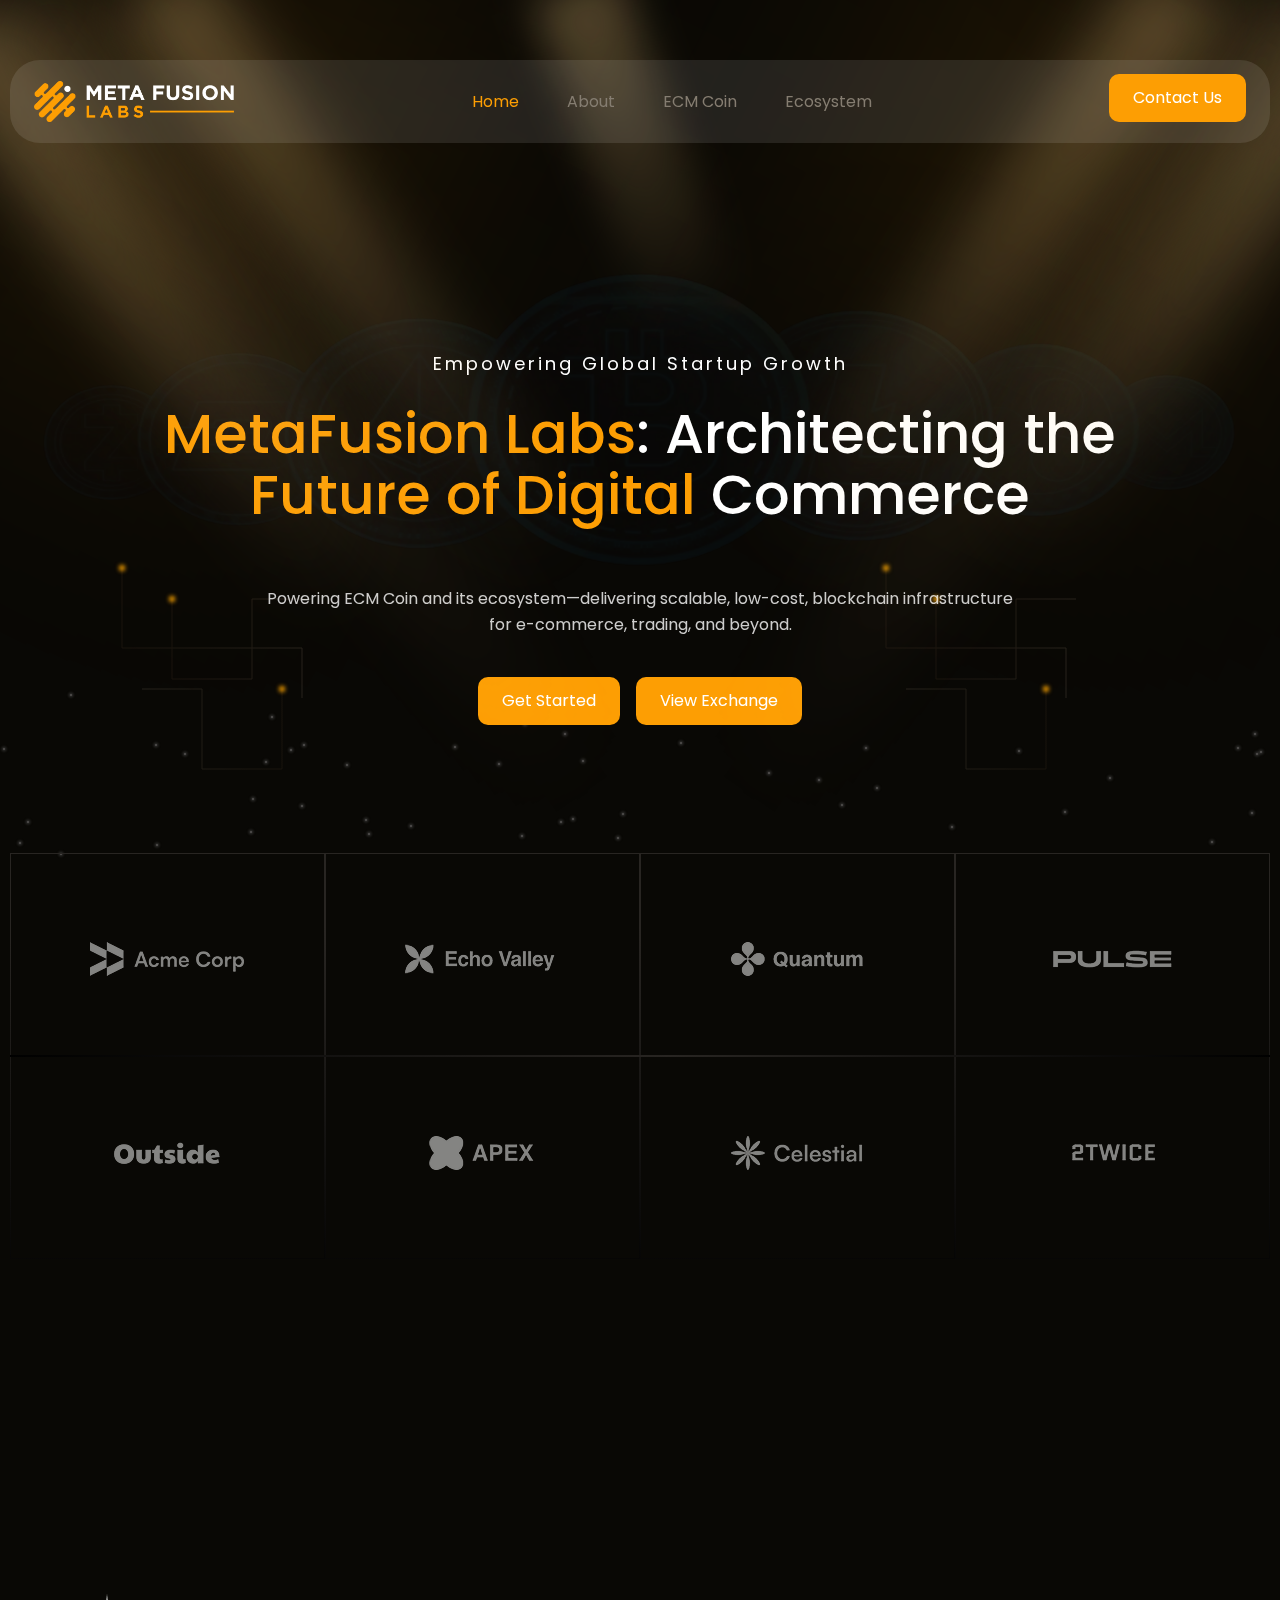
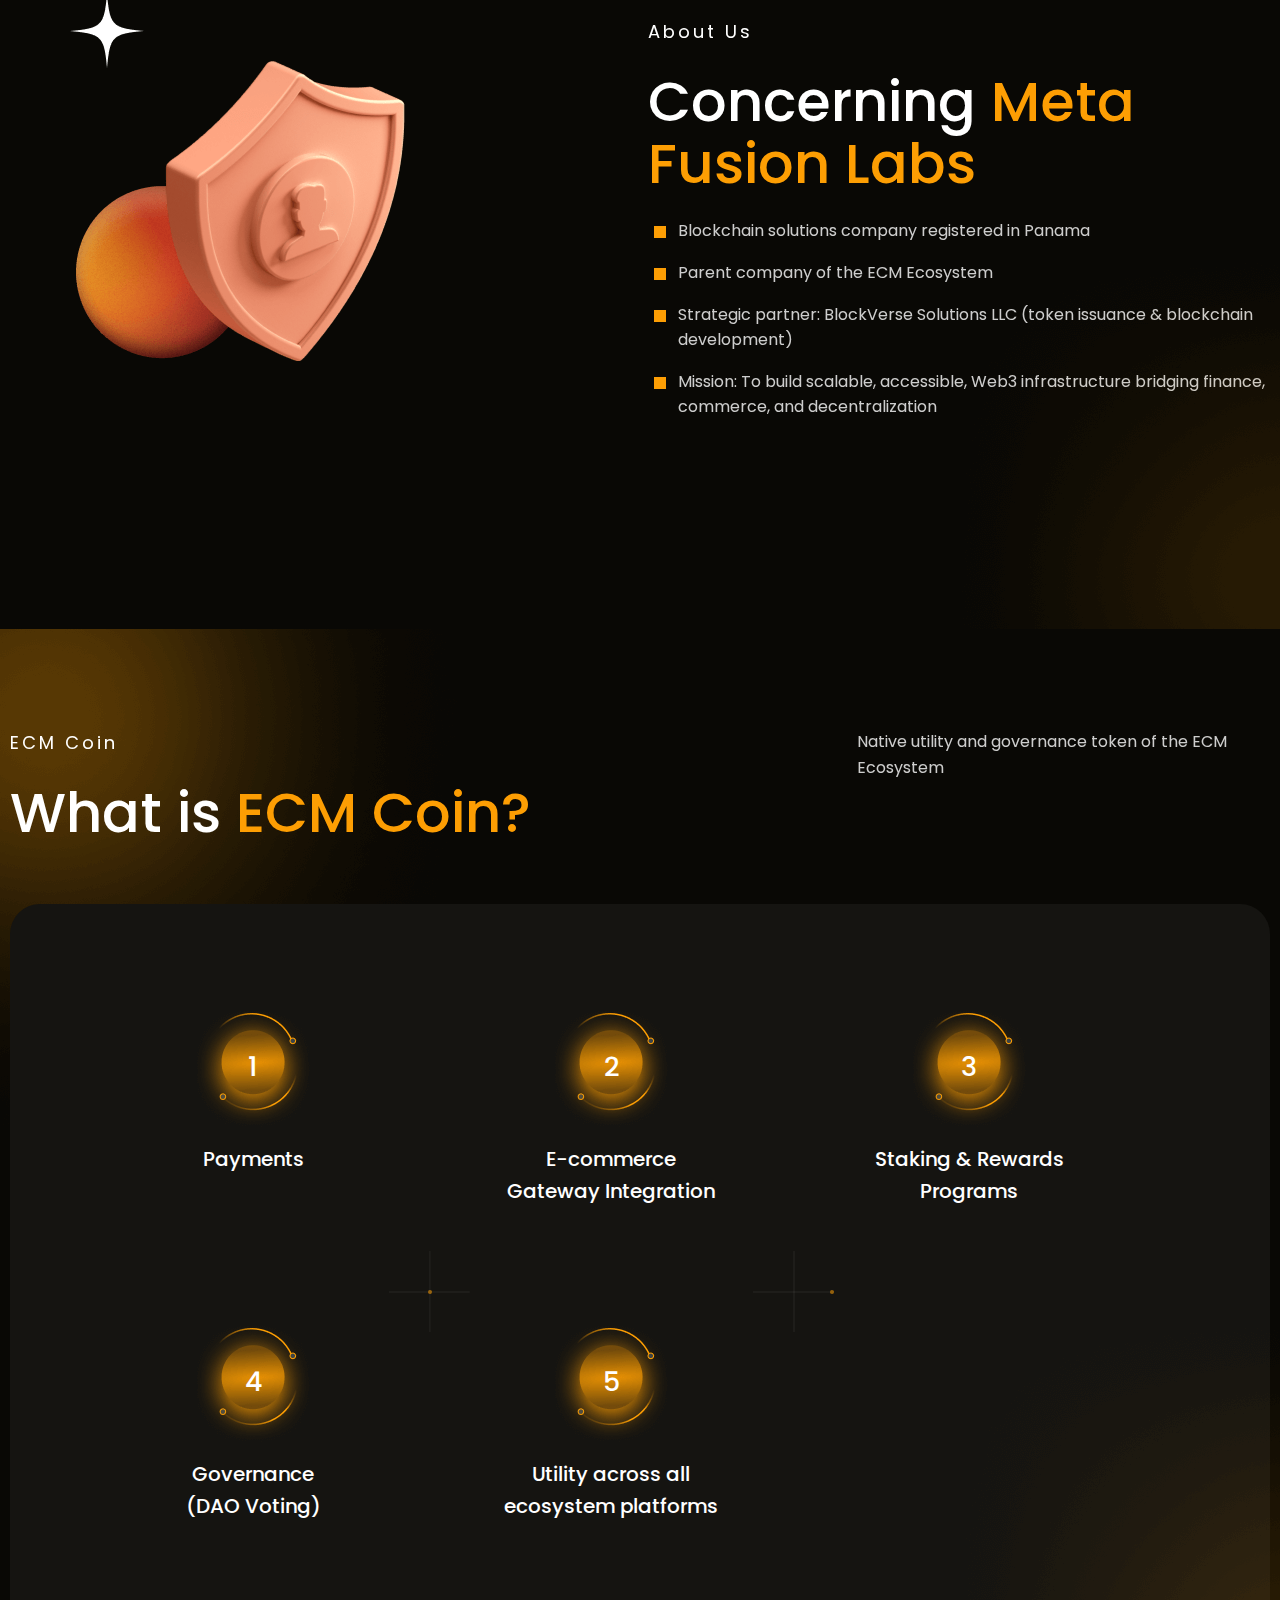
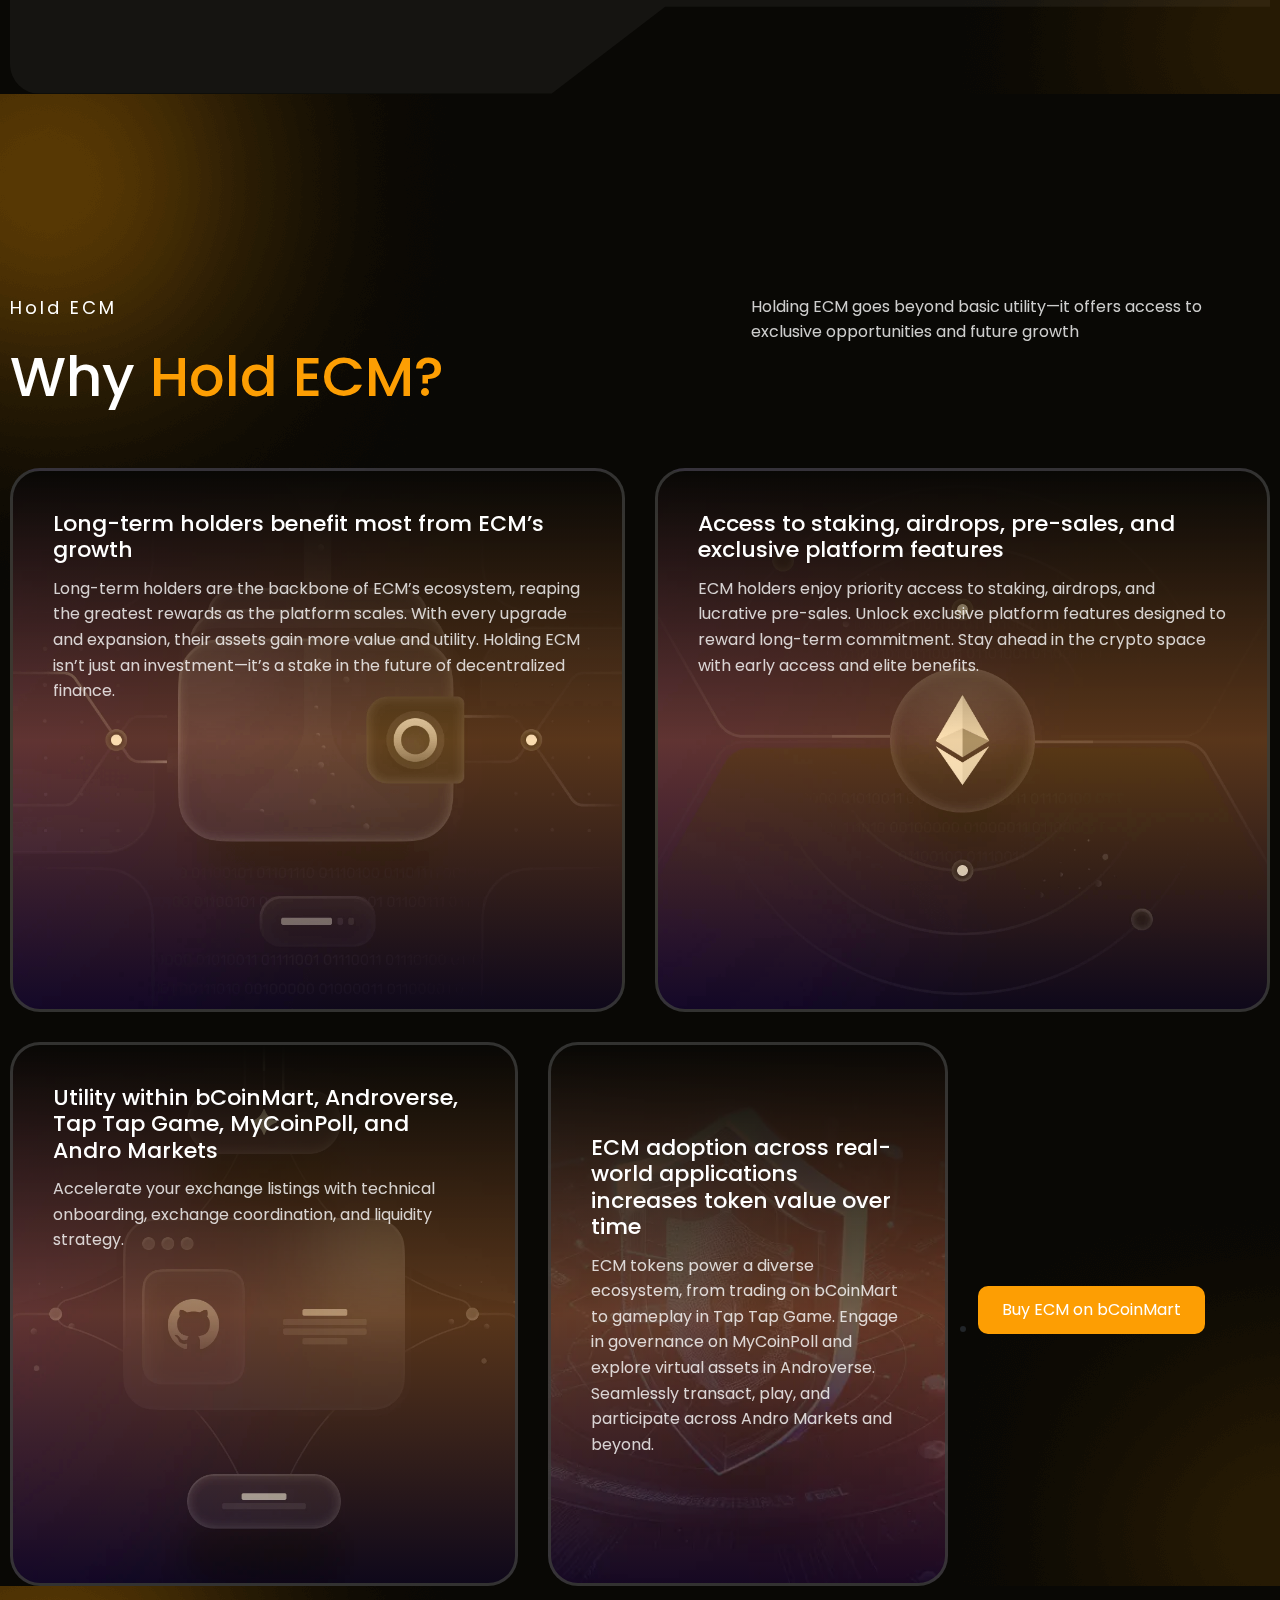
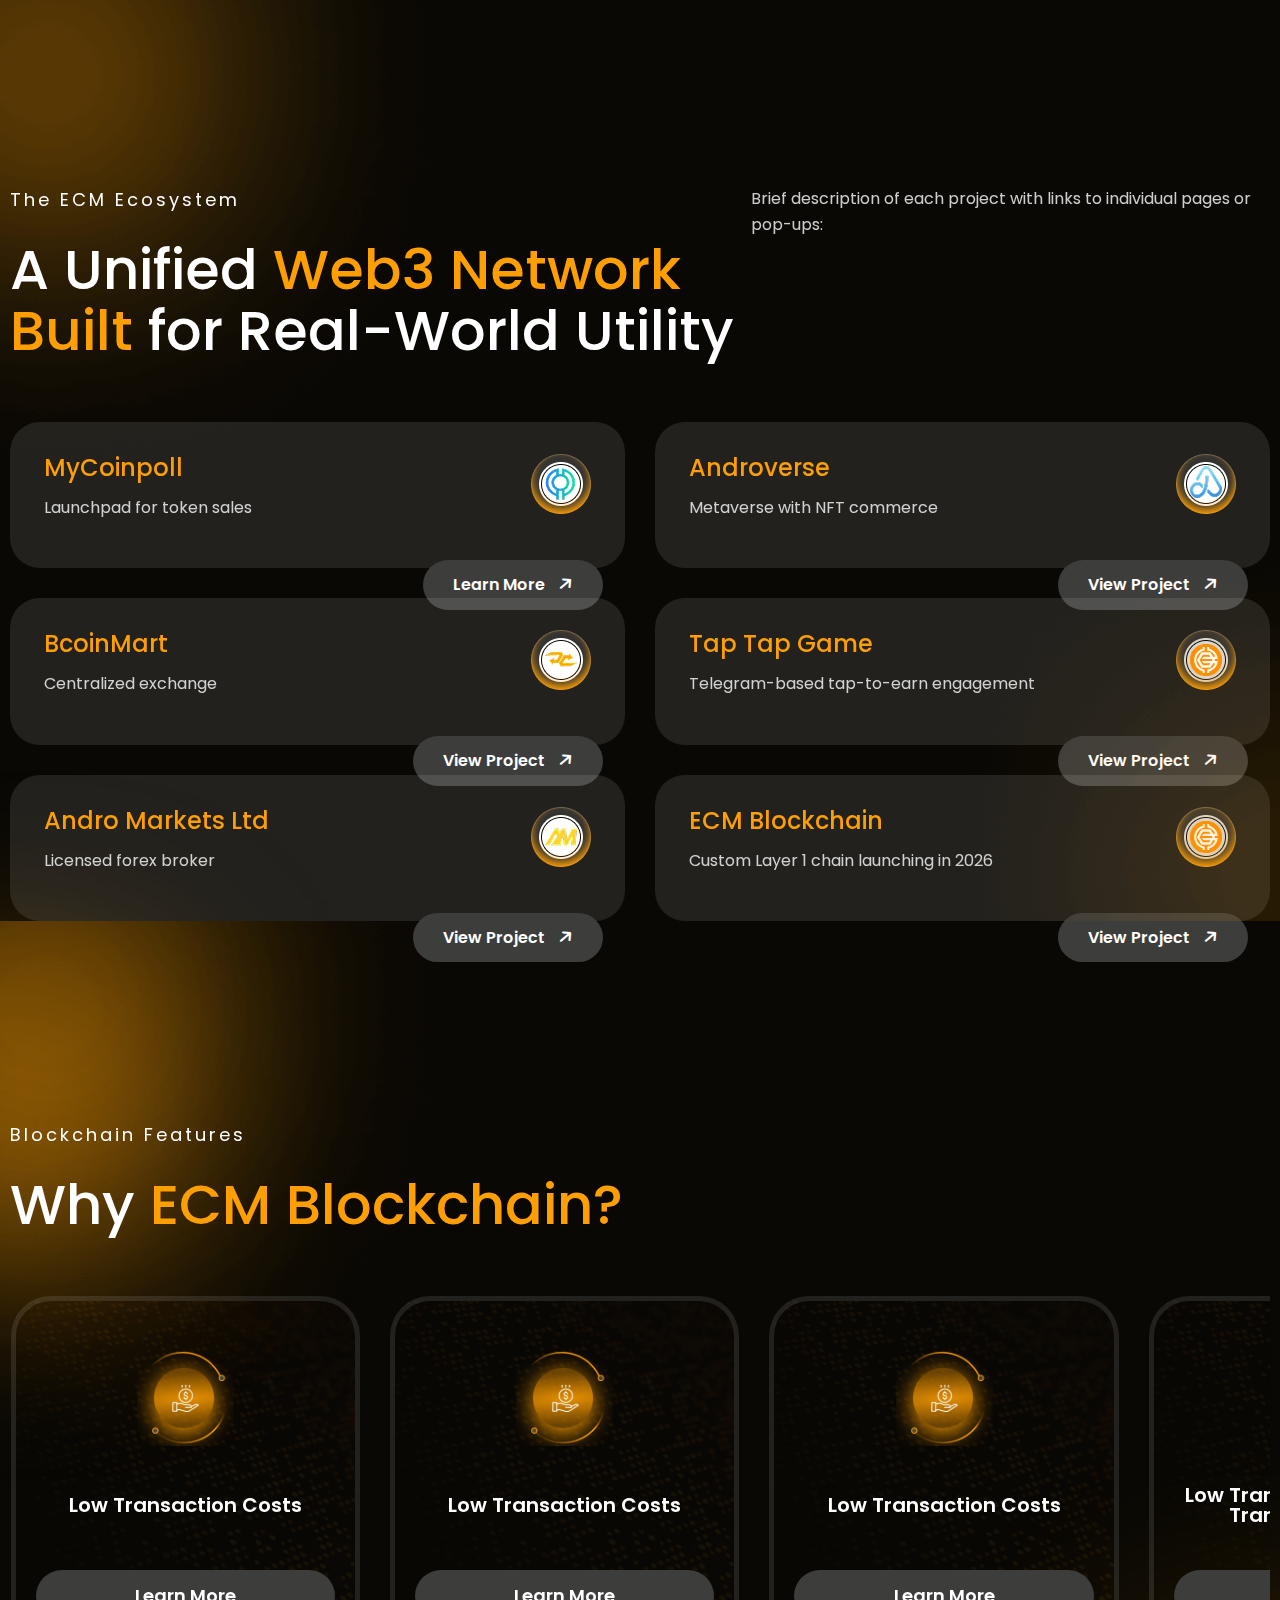
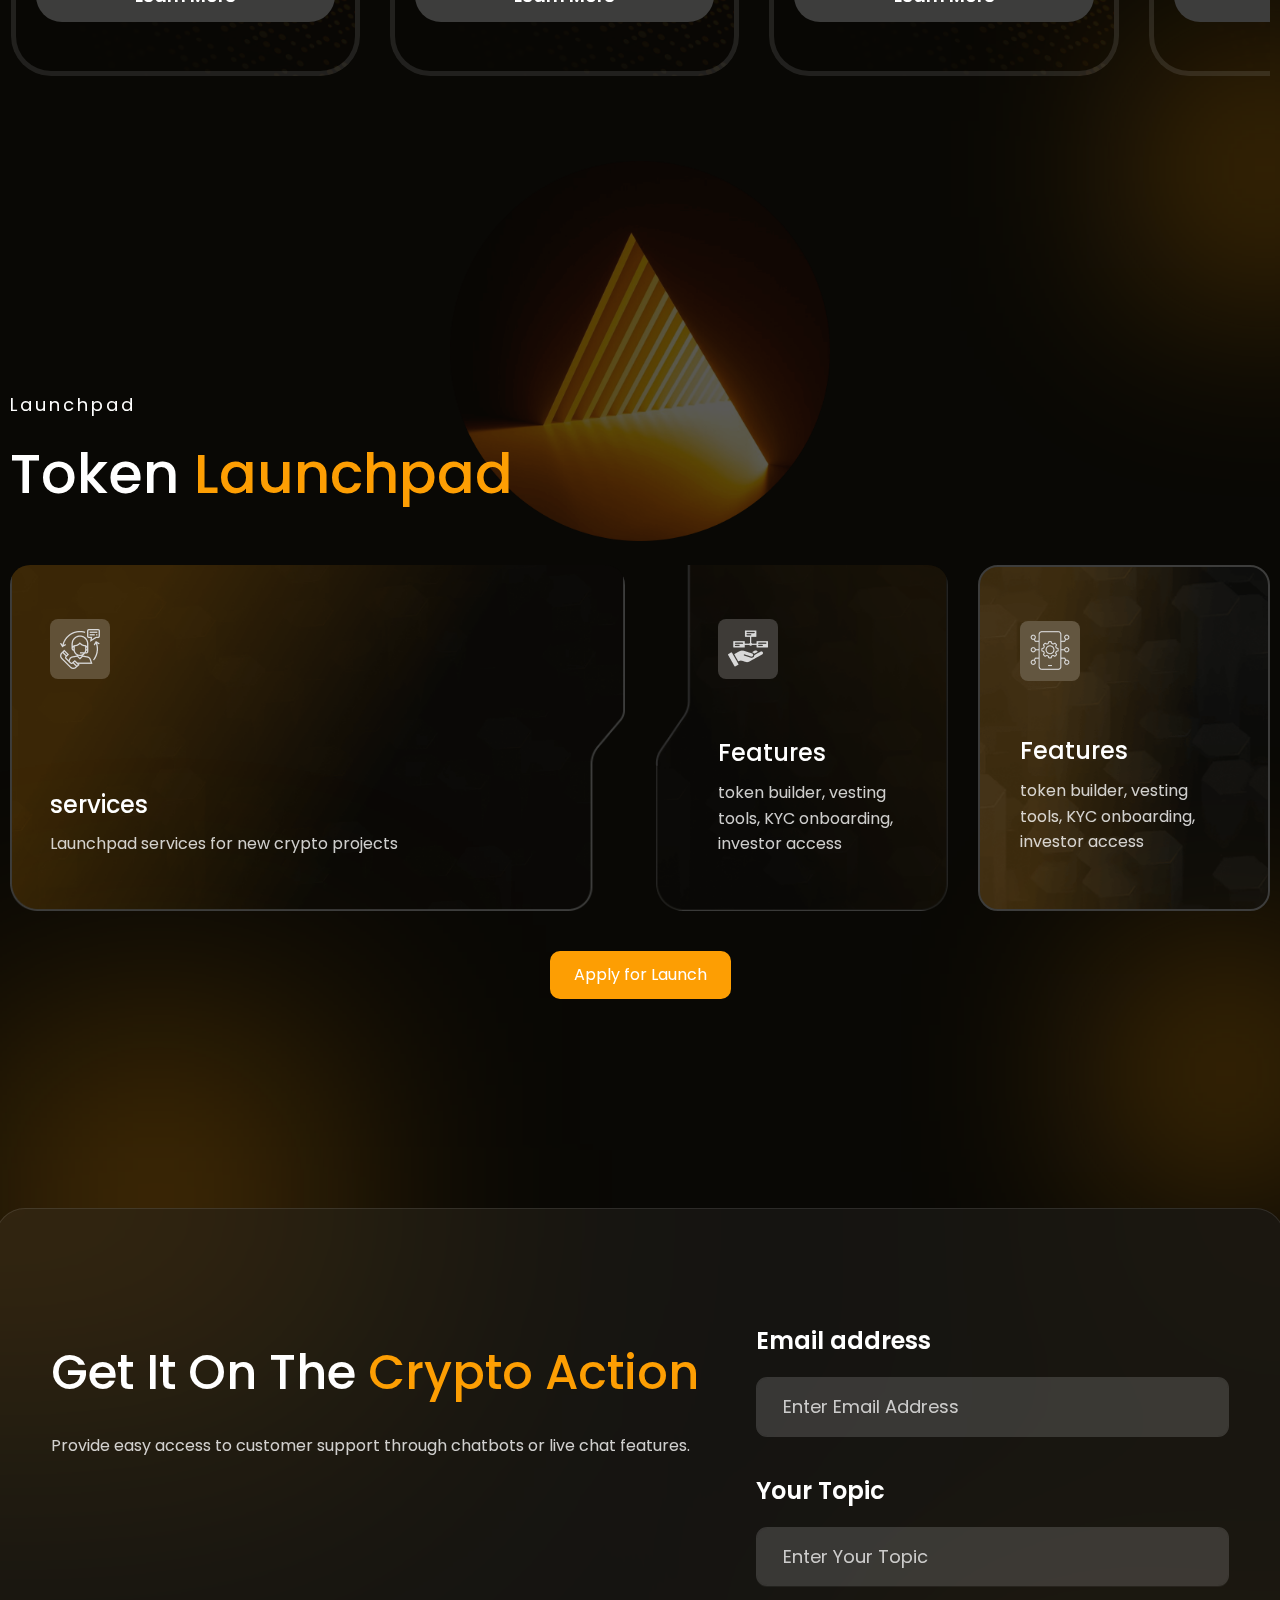
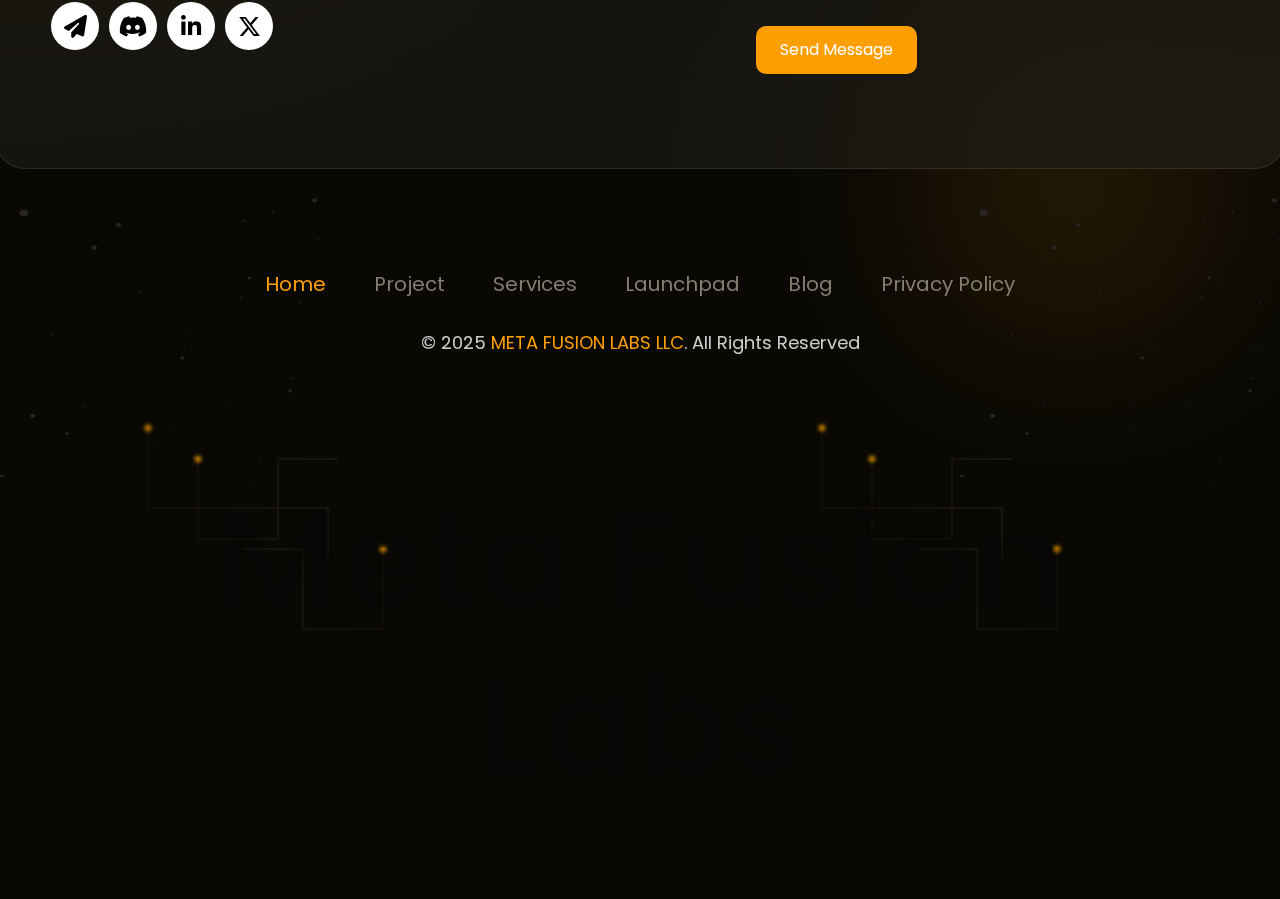
<file: index.html>
<!DOCTYPE html>
<html lang="en">
    <head>
        <meta charset="utf-8">
        <meta name="description" content="">
        <meta name="viewport" content="width=device-width, initial-scale=1">
        <meta property="og:title" content="">
        <meta property="og:type" content="">
        <meta property="og:url" content="">
        <meta property="og:image" content="">
        <title>Meta Fusion Labs</title>
        <link rel="icon" href="assets/images/fav.png">
        <!-- Bootstrap -->
        <link rel="stylesheet" href="assets/css/bootstrap.min.css">
        <!-- Slider here -->
        <link rel="stylesheet" href="./assets/css/owl.carousel.min.css" />
        <link rel="stylesheet" href="./assets/css/owl.theme.default.min.css" />
        <!-- Fontawesome -->
        <link rel="stylesheet" href="https://cdnjs.cloudflare.com/ajax/libs/font-awesome/6.7.2/css/all.min.css" />
        <!-- Normalize -->
        <link rel="stylesheet" href="assets/css/normalize.css">
        <!-- CSS Files -->
        <link rel="stylesheet" href="assets/css/style.css">
        <link rel="stylesheet" href="assets/css/responsive.css">
    </head>
    <body> 
        <!--=====================  Start Header Area  ====================-->
        <header class="header-area">
            <div class="container"> 
                <div class="d-flex align-items-center justify-content-between header">
                    <div class="logo">
                        <a href="index.html"><img src="assets/images/logo.png" alt="logo"></a>
                        <button class="mobile-bars"><i class="fa-solid fa-bars-staggered"></i></button>
                    </div>
                    <div class="nav">
                        <ul class="d-flex flex-lg-row flex-column align-items-center gx-4">
                            <li><a class="nav-a active" href="index.html">Home</a></li>
                            <li><a class="nav-a" href="about-us.html">About</a></li>
                            <li><a class="nav-a" href="#">ECM Coin</a></li>
                            <li><a class="nav-a" href="#">Ecosystem</a></li>
                            <li class="desktop-none"><a href="#" class="btn-1">Contact Us <img src="assets/images/hero/btn-1-shape.png" alt=""></a></li>
                        </ul>
                    </div>
                    <div class="header-btn mobile-none">
                        <a href="#" class="btn-1">Contact Us <img src="assets/images/hero/btn-1-shape.png" alt=""></a>
                    </div>
                </div>
            </div>
        </header>
        <!--=====================  End Header Area  ====================-->

        <main class="main_area" style="overflow-x: hidden;"> 
            <!--=====================  Start Hero Area  ====================-->
            <section class="hero-area position-relative particle-area" data-particles="50">
                <span class="small-shadow small-shadow-left-1"></span>
                <span class="small-shadow small-shadow-left-4"></span>
                <span class="long-shadow long-shadow-left"></span>
                <span class="small-shadow small-shadow-left-2"></span>
                <span class="small-shadow small-shadow-right-1"></span>
                <span class="long-shadow long-shadow-right"></span>
                <span class="small-shadow small-shadow-right-2"></span>
                <span class="rectangle-shape rectangle-shape-right"></span>
                <span class="rectangle-shape rectangle-shape-left"></span>
                <!-- bar line -->
                 <div class="bar-line-animation bar-line-animation-1">
                    <div class="svg-item">
                        <svg width="100%" height="100%">
                            <defs>
                            <linearGradient id="lineGradient" x1="0%" y1="0%" x2="100%" y2="0%">
                                <stop offset="0%" stop-color="#19130D" />
                                <stop offset="100%" stop-color="#27221C" />
                            </linearGradient>
                            </defs>
                            <path d="M20,20 V100 H200 V180 H180" class="path" />
                            <circle r="3" class="dot motion-dot motion-dot-1" />
                        </svg>
                    </div>
                    <div class="svg-item" style="margin-left: 50px;    margin-top: -119px;">
                        <svg width="100%" height="100%">
                        <defs>
                            <linearGradient id="lineGradient" x1="0%" y1="0%" x2="100%" y2="0%">
                                <stop offset="0%" stop-color="#19130D" />
                                <stop offset="100%" stop-color="#27221C" />
                            </linearGradient>
                            </defs>
                            <path d="M20,20 V100 H100 V20 H160" class="path" />
                            <circle r="3" class="dot motion-dot motion-dot-2" />
                        </svg>
                    </div>
                    <div class="svg-item" style="transform: rotateY(180deg);
                        display: inline-block;margin-left:-100px;margin-top: -60px;">
                        <svg width="100%" height="100%">
                        <defs>
                        <linearGradient id="lineGradient" x1="0%" y1="0%" x2="100%" y2="0%">
                            <stop offset="0%" stop-color="#19130D" />
                            <stop offset="100%" stop-color="#27221C" />
                        </linearGradient>
                        </defs>
                        <path d="M20,20 V100 H100 V20 H160" class="path" />
                        <circle r="3" class="dot motion-dot motion-dot-2" />
                    </svg>
                    </div>
                 </div>
                 <div class="bar-line-animation bar-line-animation-2">
                    <div class="svg-item">
                        <svg width="100%" height="100%">
                            <defs>
                            <linearGradient id="lineGradient" x1="0%" y1="0%" x2="100%" y2="0%">
                                <stop offset="0%" stop-color="#19130D" />
                                <stop offset="100%" stop-color="#27221C" />
                            </linearGradient>
                            </defs>
                            <path d="M20,20 V100 H200 V180 H180" class="path" />
                            <circle r="3" class="dot motion-dot motion-dot-1" />
                        </svg>
                    </div>
                    <div class="svg-item" style="margin-left: 50px;    margin-top: -119px;">
                        <svg width="100%" height="100%">
                        <defs>
                        <linearGradient id="lineGradient" x1="0%" y1="0%" x2="100%" y2="0%">
                            <stop offset="0%" stop-color="#19130D" />
                            <stop offset="100%" stop-color="#27221C" />
                        </linearGradient>
                        </defs>
                        <path d="M20,20 V100 H100 V20 H160" class="path" />
                        <circle r="3" class="dot motion-dot motion-dot-2" />
                    </svg>
                    </div>
                    <div class="svg-item" style="transform: rotateY(180deg);
                        display: inline-block;margin-left:-100px;margin-top: -60px;">
                        <svg width="100%" height="100%">
                        <defs>
                        <linearGradient id="lineGradient" x1="0%" y1="0%" x2="100%" y2="0%">
                            <stop offset="0%" stop-color="#19130D" />
                            <stop offset="100%" stop-color="#27221C" />
                        </linearGradient>
                        </defs>
                        <path d="M20,20 V100 H100 V20 H160" class="path" />
                        <circle r="3" class="dot motion-dot motion-dot-2" />
                    </svg>
                    </div>
                 </div>
                <div class="container">
                    <div class="hero-content">
                        <div class="hero-crypto-text">
                            <img src="assets/images/hero/crypto.png" alt="img" class="crypto-img">
                             <div class="common-section-title">
                                <h6 class="common-top-title mt-66 text-center">Empowering Global Startup Growth </h6> 
                                <div class="row">
                                    <div class="col-lg-10 offset-lg-1">
                                        <h2 class="text-center font-64 common-heading hero-header-title mt-24">
                                            <span class="primary-color">MetaFusion Labs</span>: Architecting the 
                                            <span class="primary-color">Future of Digital</span> Commerce
                                        </h2>
                                    </div>
                                </div>
                                <p class="common-paragraph text-center">Powering ECM Coin and its ecosystem—delivering scalable, low-cost, blockchain infrastructure for e-commerce, trading, and beyond.</p>
                            </div> 

                            <div class="hero-crypto-img">
                                <img src="assets/images/hero/crypto-bg.webp" alt="images" class="w-100">
                            </div>
                        </div> 
                        <div class="hero-btn">
                            <ul>
                                <li><a href="#" class="btn-1">Get Started <img src="assets/images/hero/btn-1-shape.png" alt=""></a></li>
                                <li><a href="#" class="btn-1">View Exchange <img src="assets/images/hero/btn-2-shape.png" alt=""></a></li>
                            </ul>
                        </div>
                    </div>
                </div>
            </section>
            <section class="hero-logo-area">
                <div class="container">
                    <div class="row">
                        <div class="col-md-12">
                            <div class="hero-logo">
                                <span class="border-middle"></span>
                                <ul>
                                    <li>
                                    <a href="#"> <img src="assets/images/hero/1.png" alt=""></a>
                                        <a href="#"><img src="assets/images/hero/5.png" alt=""></a>
                                    </li>
                                    <li>
                                        <a href="#"><img src="assets/images/hero/2.png" alt=""></a>
                                        <a href="#"><img src="assets/images/hero/6.png" alt=""></a>
                                    </li>
                                    <li>
                                        <a href="#"><img src="assets/images/hero/3.png" alt=""></a>
                                        <a href="#"><img src="assets/images/hero/7.png" alt=""></a>
                                    </li>
                                    <li>
                                        <a href="#"><img src="assets/images/hero/4.png" alt=""></a>
                                        <a href="#"><img src="assets/images/hero/8.png" alt=""></a>
                                    </li> 
                                </ul>
                            </div>
                        </div>
                    </div>
                </div>
            </section>
            <!--=====================  End Hero Area  ====================--> 
            <!--=====================  End About Area  ====================--> 
            <section class="about-area">
                <div class="container">
                    <div class="about-content section-padding">
                        <div class="row align-items-center">
                            <div class="col-md-6">
                                <div class="about-img">
                                    <img src="assets/images/about/about.png" alt="">
                                    <div class="about-star">
                                        <img src="assets/images/about/star.png" alt="">
                                    </div>
                                    <div class="about-shape-left"> 
                                    </div>
                                </div>
                            </div>
                            <div class="col-md-6">
                                <div class="about-text"> 
                                    <h6 class="common-top-title text-left">About Us </h6>  
                                    <h2 class="text-left common-heading mt-24">
                                        Concerning 
                                        <span class="primary-color">Meta Fusion Labs</span>
                                    </h2>  
                                    <ul class="about-ul">
                                        <li><p>Blockchain solutions company registered in Panama</p></li>
                                        <li><p>Parent company of the ECM Ecosystem</p></li>
                                        <li><p>Strategic partner: BlockVerse Solutions LLC (token issuance & blockchain development)</p></li> 
                                        <li><p>Mission: To build scalable, accessible, Web3 infrastructure bridging finance, commerce, and decentralization</p></li> 
                                    </ul> 
                                </div>
                            </div>
                        </div>
                    </div>
                </div>
                <div class="about-shape">
                    <div class="about-left">
                        <img src="assets/images/about/left.png" alt="">
                    </div>
                    <div class="about-right">
                        <img src="assets/images/about/right.png" alt="">
                    </div>
                </div>
            </section>
            <!--=====================  End About Area  ====================-->  

            <!--=====================  Start ECM Coin Area  ====================--> 
            <section class="ecm-coin-area section-padding">
                <div class="container ">
                    <div class="row g-5 g-sm-3 mb-60">
                        <div class="col-lg-8">
                            <div class="common-section-title">
                                <h6 class="common-top-title text-left">ECM Coin </h6>  
                                <h2 class="text-left common-heading mt-24">
                                What is <span class="primary-color">ECM Coin?</span>
                                </h2>  
                            </div>   
                        </div>
                        <div class="col-lg-4">
                            <p>
                                Native utility and governance token of the ECM Ecosystem
                            </p>
                        </div>
                    </div>

                    <div class="ecm-coin-content">
                        <div class="d-flex flex-column flex-sm-row gx-30 flex-wrap "> 
                            <div class="single-coin">
                                <div class="coin-number">
                                    <img src="assets/images/coin/shape.png" alt="">
                                    <span class="coin-value">1</span>
                                </div>
                                <h4 class="mt-12 mb-12">Payments</h4>
                                <!-- <p>ECM enables fast, secure, and low-cost transactions across supported platforms and partner networks.</p> -->
                            </div> 
                            <div class="single-coin">
                                <div class="coin-number">
                                    <img src="assets/images/coin/shape.png" alt="">
                                    <span class="coin-value">2</span>
                                </div>
                                <h4 class="mt-12 mb-12">E-commerce <br> Gateway Integration</h4>
                                <!-- <p>Merchants and platforms can integrate ECM for checkout and settlement, making digital payments smoother and borderless.</p> -->
                            </div> 
                            <div class="single-coin">
                                <div class="coin-number">
                                    <img src="assets/images/coin/shape.png" alt="">
                                    <span class="coin-value">3</span>
                                </div>
                                <h4 class="mt-12 mb-12">Staking & Rewards Programs</h4>
                                <!-- <p>Users can stake ECM to earn passive rewards and participate in loyalty programs designed to incentivize long-term engagement.</p> -->
                            </div> 
                            <div class="single-coin">
                                <div class="coin-number">
                                    <img src="assets/images/coin/shape.png" alt="">
                                    <span class="coin-value">4</span>
                                </div>
                                <h4 class="mt-12 mb-12">Governance <br> (DAO Voting)</h4>
                                <!-- <p>ECM holders can vote on ecosystem proposals, platform updates, and new project launches, empowering the community to guide future developments.</p> -->
                            </div> 
                            <div class="single-coin">
                                <div class="coin-number">
                                    <img src="assets/images/coin/shape.png" alt="">
                                    <span class="coin-value">5</span>
                                </div>
                                <h4 class="mt-12 mb-12">Utility across all <br> ecosystem platforms</h4>
                                <!-- <p>From games to exchanges, ECM can be used across all ecosystem applications, ensuring its relevance across various use cases.</p> -->
                            </div> 
                        </div>
                        <div class="ecm-coin-plus">
                            <div class="ecm-coin-plus-1">
                                <img src="assets/images/coin/plus.png" alt="">
                            </div>
                            <div class="ecm-coin-plus-2">
                                <img src="assets/images/coin/plus2.png" alt="">
                            </div>
                        </div>
                    </div>
                </div>
                <div class="about-shape">
                    <div class="about-left">
                        <img src="assets/images/about/left.png" alt="">
                    </div>
                    <div class="about-right">
                        <img src="assets/images/about/right.png" alt="">
                    </div>
                </div>
            </section>
            <!--=====================  End ECM Coin Area  ====================-->
            <!--=====================  Start Hold ECM Area  ====================-->
            <section class="hold-ecm-area section-padding">
                <div class="container">
                    <div class="row g-5 g-sm-3 mb-60">
                        <div class="col-lg-7">
                            <div class="common-section-title">
                                <h6 class="common-top-title text-left">Hold ECM </h6>  
                                <h2 class="text-left common-heading mt-24">
                                Why <span class="primary-color">Hold ECM?</span>
                                </h2>  
                            </div>  
                        </div>
                        <div class="col-lg-5">
                            <p>
                               Holding ECM goes beyond basic utility—it offers access to exclusive opportunities and future growth 
                            </p>
                        </div>
                    </div>
                    <div class="hold-ecm-content">
                        <div class="row g-5">
                            <div class="col-lg-6">
                                <div class="single-hold-ecm single-hold-ecm-1">
                                    <h3 class="mb-12">Long-term holders benefit most from ECM’s growth</h3>
                                    <p>Long-term holders are the backbone of ECM’s ecosystem, reaping the greatest rewards as the platform scales. With every upgrade and expansion, their assets gain more value and utility. Holding ECM isn’t just an investment—it’s a stake in the future of decentralized finance.</p>
                                </div>
                            </div>
                            <div class="col-lg-6">
                                <div class="single-hold-ecm single-hold-ecm-2">
                                    <h3 class="mb-12">Access to staking, airdrops, pre-sales, and exclusive platform features</h3>
                                    <p>ECM holders enjoy priority access to staking, airdrops, and lucrative pre-sales. Unlock exclusive platform features designed to reward long-term commitment. Stay ahead in the crypto space with early access and elite benefits.</p>
                                </div>
                            </div>
                            <div class="col-lg-5">
                                <div class="single-hold-ecm single-hold-ecm-3">
                                    <h3 class="mb-12">Utility within bCoinMart, Androverse, Tap Tap Game, MyCoinPoll, and Andro Markets</h3>
                                    <p>Accelerate your exchange listings with technical onboarding, exchange coordination, and liquidity strategy.</p>
                                </div>
                            </div>
                            <div class="col-lg-4">
                                <div class="single-hold-ecm single-hold-ecm-4">
                                    <h3 class="mb-12">ECM adoption across real-world applications increases token value over time</h3>
                                    <p>ECM tokens power a diverse ecosystem, from trading on bCoinMart to gameplay in Tap Tap Game. Engage in governance on MyCoinPoll and explore virtual assets in Androverse. Seamlessly transact, play, and participate across Andro Markets and beyond.</p>
                                </div>
                            </div>
                            <div class="col-lg-3">
                                <div class="hold-btn">
                                    <li><a href="#" class="btn-1">Buy ECM on bCoinMart <img src="assets/images/hero/btn-2-shape.png" alt=""></a></li>
                                </div>
                            </div>
                        </div>
                    </div>
                </div>
                 <div class="about-shape">
                    <div class="about-left">
                        <img src="assets/images/about/left.png" alt="">
                    </div>
                    <div class="about-right">
                        <img src="assets/images/about/right.png" alt="">
                    </div>
                </div>
            </section> 
            <!--=====================  End Hold ECM Area  ====================--> 
            <!--=====================  Start Web3 Area  ====================--> 
            <section class="web3-area section-padding">
                <div class="container">
                    <div class="row g-5 g-sm-3 mb-60">
                        <div class="col-lg-7"> 
                            <div class="common-section-title">
                                <h6 class="common-top-title text-left">The ECM Ecosystem </h6>  
                                <h2 class="text-left common-heading mt-24">
                                A Unified <span class="primary-color">Web3 Network Built </span>for Real-World Utility
                                </h2>  
                            </div> 
                        </div>
                        <div class="col-lg-5">
                            <p>
                               Brief description of each project with links to individual pages or pop-ups:
                            </p>
                        </div>
                    </div>
                    <div class="web3-content">
                        <div class="row g-5"> 
                            <div class="col-md-6">
                                <div class="single-web3">
                                    <div class="d-flex align-items-start justify-content-between flex-wrap g-5">
                                        <div>
                                            <h5 class="mb-12 web3-h5">MyCoinpoll</h5>
                                            <p class="mb-16">Launchpad for token sales</p>
                                        </div>
                                        <div class="eco-system-logo">
                                            <img src="assets/images/eco-system/mycoinpoll.png" alt="icon">
                                        </div>
                                    </div>
                                    <!-- <p class="font-20">Launchpad for token sales</p> -->
                                    <div class="web3-btn mt-24">
                                        <a href="#" class="btn-2">Learn More <i class="fa-solid fa-arrow-right"></i></a>
                                    </div>
                                </div>
                            </div>
                            <div class="col-md-6">
                                <div class="single-web3">
                                    <div class="d-flex align-items-start justify-content-between flex-wrap g-5">
                                        <div>
                                            <h5 class="mb-12 web3-h5">Androverse</h5>
                                            <p class="mb-16">Metaverse with NFT commerce</p>
                                        </div>
                                        <div class="eco-system-logo">
                                            <img src="assets/images/eco-system/androverse.png" alt="icon">
                                        </div>
                                    </div>
                                    <!-- <p class="font-20"> Metaverse with NFT commerce</p> -->
                                    <div class="web3-btn mt-24">
                                        <a href="#" class="btn-2">View Project <i class="fa-solid fa-arrow-right"></i></a>
                                    </div>
                                </div>
                            </div>
                            <div class="col-md-6">
                                <div class="single-web3">
                                    <div class="d-flex align-items-start justify-content-between flex-wrap g-5">
                                        <div>
                                            <h5 class="mb-12 web3-h5">BcoinMart</h5>
                                            <p class="mb-16">Centralized exchange</p>
                                        </div>
                                        <div class="eco-system-logo">
                                            <img src="assets/images/eco-system/bcoinmart.png" alt="icon">
                                        </div>
                                    </div>
                                    <!-- <p class="font-20">Centralized exchange</p> -->
                                    <div class="web3-btn mt-24">
                                        <a href="#" class="btn-2">View Project <i class="fa-solid fa-arrow-right"></i></a>
                                    </div>
                                </div>
                            </div>
                            <div class="col-md-6">
                                <div class="single-web3">
                                    <div class="d-flex align-items-start justify-content-between flex-wrap g-5">
                                        <div>
                                            <h5 class="mb-12 web3-h5">Tap Tap Game</h5>
                                            <p class="mb-16">Telegram-based tap-to-earn engagement</p>
                                        </div>
                                        <div class="eco-system-logo">
                                            <img src="assets/images/eco-system/ecmcoin.png" alt="icon">
                                        </div>
                                    </div>
                                    <!-- <p class="font-20">Telegram-based tap-to-earn engagement</p> -->
                                    <div class="web3-btn mt-24">
                                        <a href="#" class="btn-2">View Project <i class="fa-solid fa-arrow-right"></i></a>
                                    </div>
                                </div>
                            </div>
                            <div class="col-md-6">
                                <div class="single-web3">
                                    <div class="d-flex align-items-start justify-content-between flex-wrap g-5">
                                        <div>
                                            <h5 class="mb-12 web3-h5">Andro Markets Ltd</h5>
                                            <p class="mb-16">Licensed forex broker</p>
                                        </div>
                                        <div class="eco-system-logo">
                                            <img src="assets/images/eco-system/andromarkets.png" alt="icon">
                                        </div>
                                    </div>
                                    <!-- <p class="font-20">Licensed forex broker</p> -->
                                    <div class="web3-btn mt-24">
                                        <a href="#" class="btn-2">View Project <i class="fa-solid fa-arrow-right"></i></a>
                                    </div>
                                </div>
                            </div>
                            <div class="col-md-6">
                                <div class="single-web3">
                                   <div class="d-flex align-items-start justify-content-between flex-wrap g-5">
                                        <div>
                                            <h5 class="mb-12 web3-h5">ECM Blockchain</h5>
                                            <p class="mb-16">Custom Layer 1 chain launching in 2026</p>
                                        </div>
                                        <div class="eco-system-logo">
                                            <img src="assets/images/eco-system/ecmcoin.png" alt="icon">
                                        </div>
                                    </div>
                                    <!-- <p class="font-20">Custom Layer 1 chain launching in 2026</p> -->
                                    <div class="web3-btn mt-24">
                                        <a href="#" class="btn-2">View Project <i class="fa-solid fa-arrow-right"></i></a>
                                    </div>
                                </div>
                            </div>
                        </div>
                    </div>
                </div>
                <div class="about-shape">
                    <div class="about-left">
                        <img src="assets/images/about/left.png" alt="">
                    </div>
                    <div class="about-right">
                        <img src="assets/images/about/right.png" alt="">
                    </div>
                </div>
            </section>
            <!--=====================  End Web3 Area  ====================-->  
            <!--=====================  Start Blockchain Area  ====================--> 
            <section class="slider-area position-relative">
                <div class="ellipse ellipse-3"></div>
                <div class="ellipse ellipse-4"></div>
                <div class="container">
                <div class="slider">
                    <div class="slider-header row">
                    <div class="col-lg-12"> 
                        <div class="common-section-title">
                            <h6 class="common-top-title text-left">Blockchain Features</h6>  
                            <h2 class="text-left common-heading mt-24">
                            Why <span class="primary-color">ECM Blockchain? </span> 
                            </h2>  
                        </div> 
                    </div>
                    </div>
                </div>
                </div>
                <div class="container-fluid">
                    <div class="slider-main ecm-carousel owl-carousel owl-theme">
                        <div class="slider-item">
                        <div class="slider-icon-wrapper">
                            <img src="assets/images/slider/slider-bg.png" alt="icon" />
                            <div class="slider-icon">
                            <img src="assets/images/slider/1.svg" alt="icon" />
                            </div>
                        </div>
                        <h2 class="slider-item-title">Low transaction costs</h2>
                        <a href="#" class="slider-item-btn">Learn More</a>
                        </div>
                        <div class="slider-item">
                            <div class="slider-icon-wrapper">
                                <img src="assets/images/slider/slider-bg.png" alt="icon" />
                                <div class="slider-icon">
                                <img src="assets/images/slider/1.svg" alt="icon" />
                                </div>
                            </div>
                            <h2 class="slider-item-title">Low transaction costs</h2>
                            <a href="#" class="slider-item-btn">Learn More</a>
                        </div>
                        <div class="slider-item">
                        <div class="slider-icon-wrapper">
                            <img src="assets/images/slider/slider-bg.png" alt="icon" />
                            <div class="slider-icon">
                            <img src="assets/images/slider/1.svg" alt="icon" />
                            </div>
                        </div>
                        <h2 class="slider-item-title">Low transaction costs</h2>
                        <a href="#" class="slider-item-btn">Learn More</a>
                        </div>
                        <div class="slider-item">
                        <div class="slider-icon-wrapper">
                            <img src="assets/images/slider/slider-bg.png" alt="icon" />
                            <div class="slider-icon">
                            <img src="assets/images/slider/1.svg" alt="icon" />
                            </div>
                        </div>
                        <h2 class="slider-item-title">
                            Low transaction costs Low transaction costs
                        </h2>
                            <a href="#" class="slider-item-btn">Learn More</a>
                        </div>
                        <div class="slider-item">
                        <div class="slider-icon-wrapper">
                            <img src="assets/images/slider/slider-bg.png" alt="icon" />
                            <div class="slider-icon">
                            <img src="assets/images/slider/1.svg" alt="icon" />
                            </div>
                        </div>
                        <h2 class="slider-item-title">Low transaction costs</h2>
                        <a href="#" class="slider-item-btn">Learn More</a>
                        </div>
                    </div>
                </div>
            </section>
            <!--=====================  End Blockchain Area  ====================--> 
            <!--=====================  Start Token Area  ====================--> 
            <section class="token-area position-relative">
                <div class="ellipse ellipse-5"></div>
                <div class="token-logo">
                <img src="assets/images/shape/shapelogo.png" alt="photos" />
                </div>
                <div class="container">
                <div class="token-header">
                    <div class="slider-header row g-5">
                        <div class="col-lg-12">
                            <div class="common-section-title">
                                <h6 class="common-top-title text-left">Launchpad</h6>  
                                <h2 class="text-left common-heading mt-24">
                                Token <span class="primary-color">Launchpad</span> 
                                </h2>  
                            </div> 
                            </h1>
                        </div>
                    </div>
                    <div class="token-text row g-5">
                        <div class="col-xl-6 col-md-12">
                            <div class="token-item">
                                <span class="token-item-icon"
                                    ><img src="./assets/images/shape/icon1.png" alt="icon"
                                /></span>
                                <div class="token-item-text">
                                    <h5>services</h5>
                                    <p>Launchpad services for new crypto projects</p>
                                </div>
                            </div>
                        </div>
                        <div class="col-xl-3 col-md-6">
                            <div class="token-item token-item-2">
                                <span class="token-item-icon">
                                    <img src="./assets/images/shape/icon2.png" alt="icon"
                                /></span>
                                <div class="token-item-text">
                                    <h5>Features</h5>
                                    <p>
                                    token builder, vesting tools, KYC onboarding, investor
                                    access
                                    </p>
                                </div>
                            </div>
                        </div>
                        <div class="col-xl-3 col-md-6">
                            <div class="token-item token-item-3">
                                <span class="token-item-icon"
                                    ><img src="./assets/images/shape/icon3.png" alt="icon"
                                /></span>
                                <div class="token-item-text">
                                    <h5>Features</h5>
                                    <p>
                                    token builder, vesting tools, KYC onboarding, investor
                                    access
                                    </p>
                                </div>
                            </div>
                        </div>
                    </div>
                    <div class="token-btn text-center mt-40">
                        <a href="#" class="btn-1">Apply for Launch <img src="assets/images/hero/btn-2-shape.png" alt=""></a>
                    </div>
                </div>
                </div>
            </section>
            <!--=====================  End Token Area  ====================--> 
            <!--=====================  End Crypto Action Area  ====================--> 
            <section class="form-area position-relative">
                <div class="ellipse ellipse-1"></div>
                <div class="container">
                    <div class="form-text row g-5">
                        <div class="col-xl-7 col-lg-6">
                            <div class="form-text-left">
                                <div class="form-text-header">
                                    <h1 class="banner-heading-text">
                                        Get It On The <span class="primary-color"> Crypto Action</span>
                                    </h1>
                                    <p>
                                        Provide easy access to customer support through chatbots or
                                        live chat features.
                                    </p>
                                </div>
                                <div class="form-text-header">
                                    <ul class="d-flex">
                                        <li>
                                            <a class="social-icon" href="#"
                                            ><i class="fa-solid fa-paper-plane"></i>
                                        </a>
                                        </li>
                                        <li>
                                            <a class="social-icon" href="#"
                                            ><i class="fa-brands fa-discord"></i
                                        ></a>
                                        </li>
                                        <li>
                                            <a class="social-icon" href="#"
                                            ><i class="fa-brands fa-linkedin-in"></i
                                        ></a>
                                        </li>
                                        <li>
                                            <a class="social-icon" href="#"
                                            ><i class="fa-brands fa-x-twitter"></i
                                        ></a>
                                        </li>
                                    </ul>
                                </div>
                            </div>
                        </div>
                        <div class="col-xl-5 col-lg-6">
                            <div class="form-text-right">
                                <div class="form-group">
                                <label for="exampleInputEmail1" class="form-label"
                                    >Email address</label
                                >
                                <input
                                    type="email"
                                    class="form-control"
                                    placeholder="Enter Email Address"
                                />
                                </div>
                                <div class="form-group">
                                <label for="exampleInputEmail1" class="form-label"
                                    >Your Topic</label
                                >
                                <input
                                    type="text"
                                    class="form-control"
                                    placeholder="Enter Your Topic"
                                />
                                </div>
                                <a href="#" class="btn-1">Send Message <img src="assets/images/hero/btn-1-shape.png" alt=""></a>
                            </div>
                        </div>
                    </div>
                </div>
            </section>
            <!--=====================  End Crypto Action Area  ====================-->  
        </main>
        <!--=====================  Start Footer Area  ====================-->
         <footer class="footer-area position-relative">
            <div class="ellipse ellipse-2"></div>
            <!-- bar line -->
            <div class="bar-line-animation bar-line-animation-3">
            <div class="svg-item">
                <svg width="100%" height="100%">
                    <defs>
                    <linearGradient id="lineGradient" x1="0%" y1="0%" x2="100%" y2="0%">
                        <stop offset="0%" stop-color="#19130D" />
                        <stop offset="100%" stop-color="#27221C" />
                    </linearGradient>
                    </defs>
                    <path d="M20,20 V100 H200 V180 H180" class="path" />
                    <circle r="3" class="dot motion-dot motion-dot-1" />
                </svg>
            </div>
            <div class="svg-item" style="margin-left: 50px;  margin-top: -119px;">
                <svg width="100%" height="100%">
                <defs>
                <linearGradient id="lineGradient" x1="0%" y1="0%" x2="100%" y2="0%">
                    <stop offset="0%" stop-color="#19130D" />
                    <stop offset="100%" stop-color="#27221C" />
                </linearGradient>
                </defs>
                <path d="M20,20 V100 H100 V20 H160" class="path" />
                <circle r="3" class="dot motion-dot motion-dot-2" />
            </svg>
            </div>
            <div class="svg-item" style="transform: rotateY(180deg);
                display: inline-block;margin-left:-100px;margin-top: -60px;">
                <svg width="100%" height="100%">
                    <defs>
                    <linearGradient id="lineGradient" x1="0%" y1="0%" x2="100%" y2="0%">
                        <stop offset="0%" stop-color="#19130D" />
                        <stop offset="100%" stop-color="#27221C" />
                    </linearGradient>
                    </defs>
                    <path d="M20,20 V100 H100 V20 H160" class="path" />
                    <circle r="3" class="dot motion-dot motion-dot-2" />
                </svg>
            </div>
            </div>
            <div class="bar-line-animation bar-line-animation-4">
            <div class="svg-item">
                <svg width="100%" height="100%">
                    <defs>
                    <linearGradient id="lineGradient" x1="0%" y1="0%" x2="100%" y2="0%">
                        <stop offset="0%" stop-color="#19130D" />
                        <stop offset="100%" stop-color="#27221C" />
                    </linearGradient>
                    </defs>
                    <path d="M20,20 V100 H200 V180 H180" class="path" />
                    <circle r="3" class="dot motion-dot motion-dot-1" />
                </svg>
            </div>
            <div class="svg-item" style="margin-left: 50px;    margin-top: -119px;">
                <svg width="100%" height="100%">
                <defs>
                <linearGradient id="lineGradient" x1="0%" y1="0%" x2="100%" y2="0%">
                    <stop offset="0%" stop-color="#19130D" />
                    <stop offset="100%" stop-color="#27221C" />
                </linearGradient>
                </defs>
                <path d="M20,20 V100 H100 V20 H160" class="path" />
                <circle r="3" class="dot motion-dot motion-dot-2" />
                </svg>
            </div>
            <div class="svg-item" style="transform: rotateY(180deg);
                display: inline-block;margin-left:-100px;margin-top: -60px;">
                <svg width="100%" height="100%">
                <defs>
                <linearGradient id="lineGradient" x1="0%" y1="0%" x2="100%" y2="0%">
                    <stop offset="0%" stop-color="#19130D" />
                    <stop offset="100%" stop-color="#27221C" />
                </linearGradient>
                </defs>
                <path d="M20,20 V100 H100 V20 H160" class="path" />
                <circle r="3" class="dot motion-dot motion-dot-2" />
            </svg>
            </div>
            </div>
            <div class="container">
                <div class="footer-menu">
                    <ul class="d-flex align-items-center justify-content-center flex-wrap g-5">
                        <li><a class="footer-menu-item active" href="#">Home</a></li>
                        <li><a class="footer-menu-item" href="#">Project</a></li>
                        <li><a class="footer-menu-item" href="#">Services</a></li>
                        <li><a class="footer-menu-item" href="#">Launchpad</a></li>
                        <li><a class="footer-menu-item" href="#">Blog</a></li>
                        <li><a class="footer-menu-item" href="privacy.html">Privacy policy</a></li>
                    </ul>
                </div>
                <div class="footer-text mt-5">
                    <p>&copy; 2025 <a href="#" class="color-fd9">META FUSION LABS LLC</a>. All Rights Reserved</p>
                </div>
                <div class="footer-companyname">
                    <p class="company-name">Meta Fusion Labs</p>
                </div>
            </div>
        </footer>
        <!--=====================  End Footer Area  ====================-->
        <!-- ~~~~~~~~~~ JS Files ~~~~~~~~~~-->
        <!-- jQuery -->
        <script src="assets/js/jquery.min.js"></script>
        <script src="assets/js/popper.min.js"></script>
        <!-- Bootstrap -->
        <script src="assets/js/bootstrap.min.js"></script>
        <!-- Owl Carousel -->
        <script src="assets/js/owl.carousel.min.js"></script>
        <!-- Modernizr -->
        <script src="assets/js/modernizr-3.11.2.min.js"></script> 
        <!-- Custom JS (Handed)-->
        <script src="assets/js/scripts.js"></script>
        <script>
            const areas = document.querySelectorAll(".particle-area");

            areas.forEach((area) => {
            area.style.position = "relative";

            const numParticles = parseInt(area.getAttribute("data-particles")) || 30;

            for (let i = 0; i < numParticles; i++) {
                const particle = document.createElement("div");
                particle.classList.add("particle");

                particle.style.left = Math.random() * 100 + "%";
                particle.style.top = 80 + Math.random() * 20 + "%";

                const duration = 4 + Math.random() * 4;
                const delay = Math.random() * 5;
                particle.style.animationDuration = `${duration}s`;
                particle.style.animationDelay = `${delay}s`;
                area.appendChild(particle);
            }
            });
        </script>
       <script>
            const listItems = document.querySelectorAll('.hero-logo ul li');
            const heroLogoSection = document.querySelector('.hero-logo');
            let intervalId = null;
            let hasStarted = false;
            function highlightRandomItem() {
                // Clear all first
                listItems.forEach(li => li.classList.remove('active'));
                // Choose a random one
                const randomIndex = Math.floor(Math.random() * listItems.length);
                listItems[randomIndex].classList.add('active');
            }
            // Observe when .hero-logo enters the viewport
            const observer = new IntersectionObserver((entries) => {
                entries.forEach(entry => {
                if (entry.isIntersecting && !hasStarted) {
                    hasStarted = true;
                    highlightRandomItem();
                    intervalId = setInterval(highlightRandomItem, 1500);
                }
                });
            }, {
                threshold: 0.3
            });
            observer.observe(heroLogoSection);
    </script>
    <script>
    window.addEventListener("load", function () {
        setTimeout(() => {
        document.querySelector(".crypto-img").classList.add("animate");
        }, 1200); 
    });
    </script>


    </body>
</html>
</file>
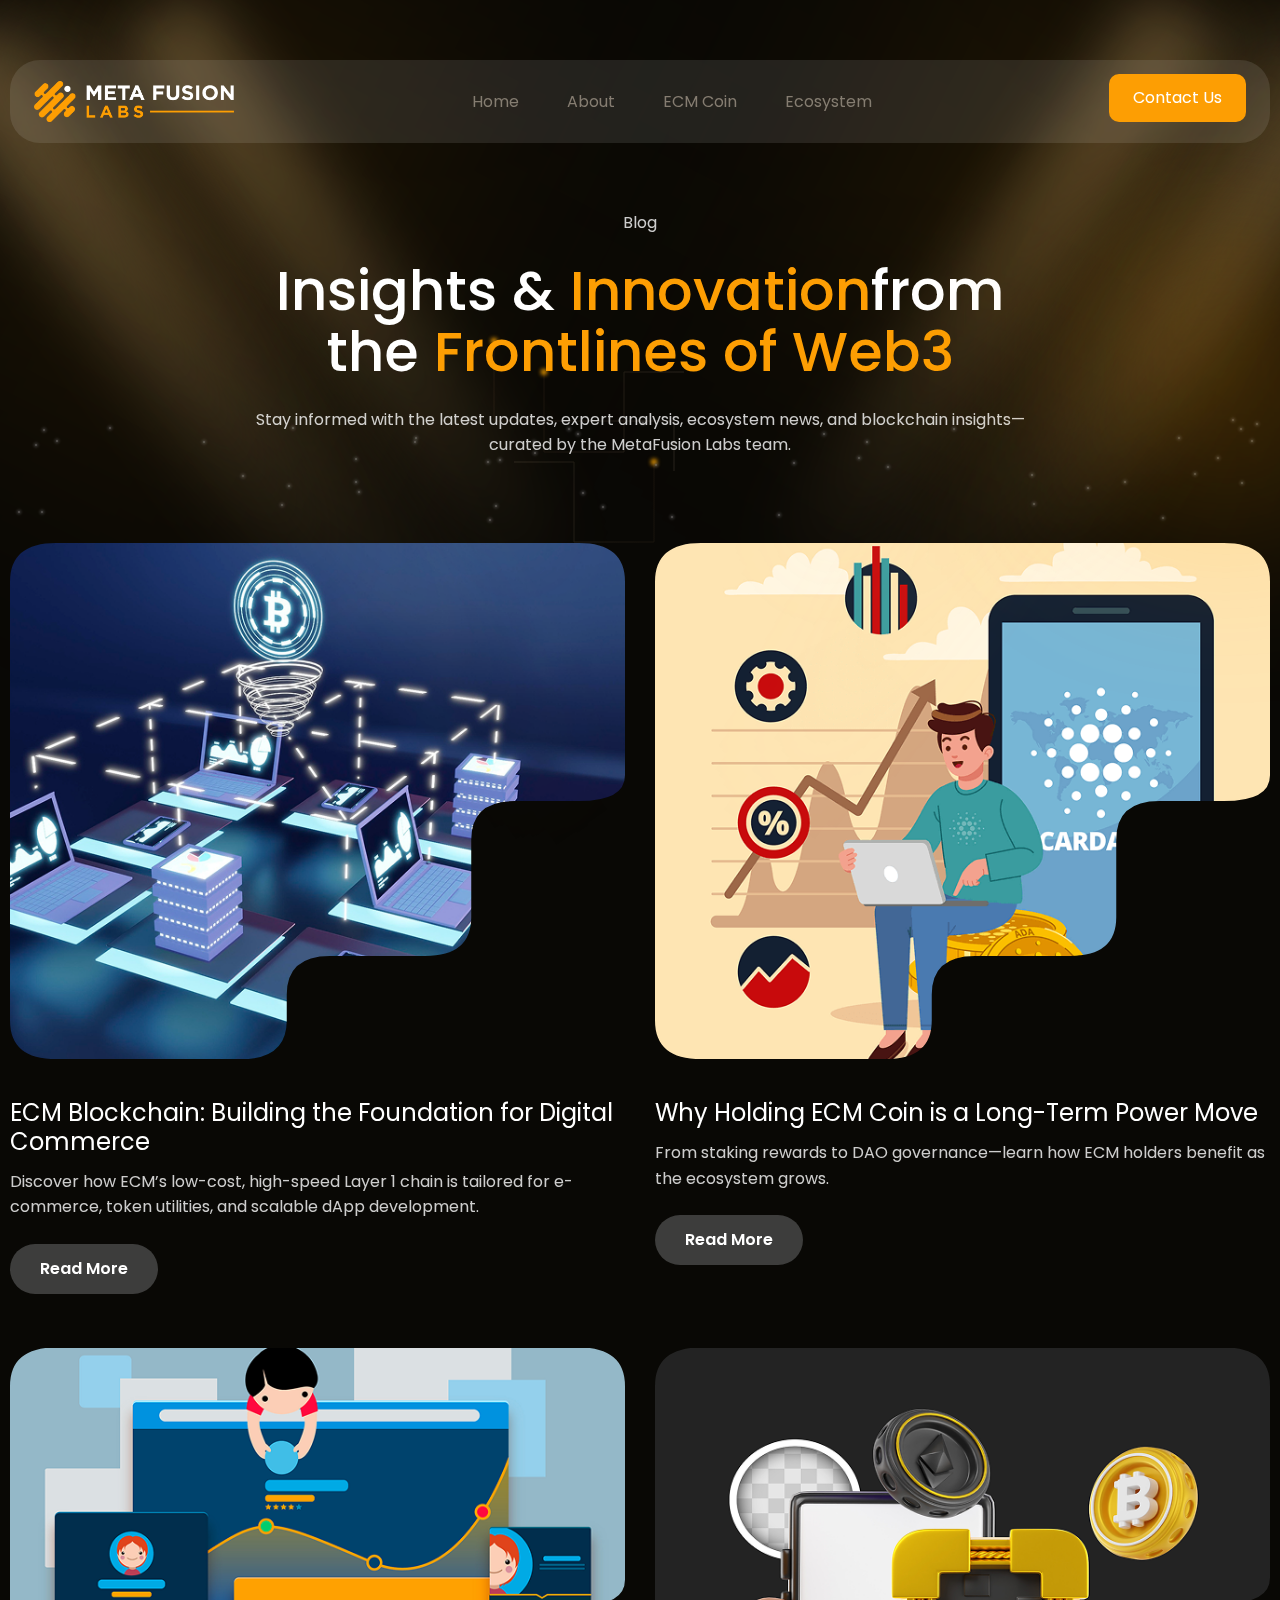
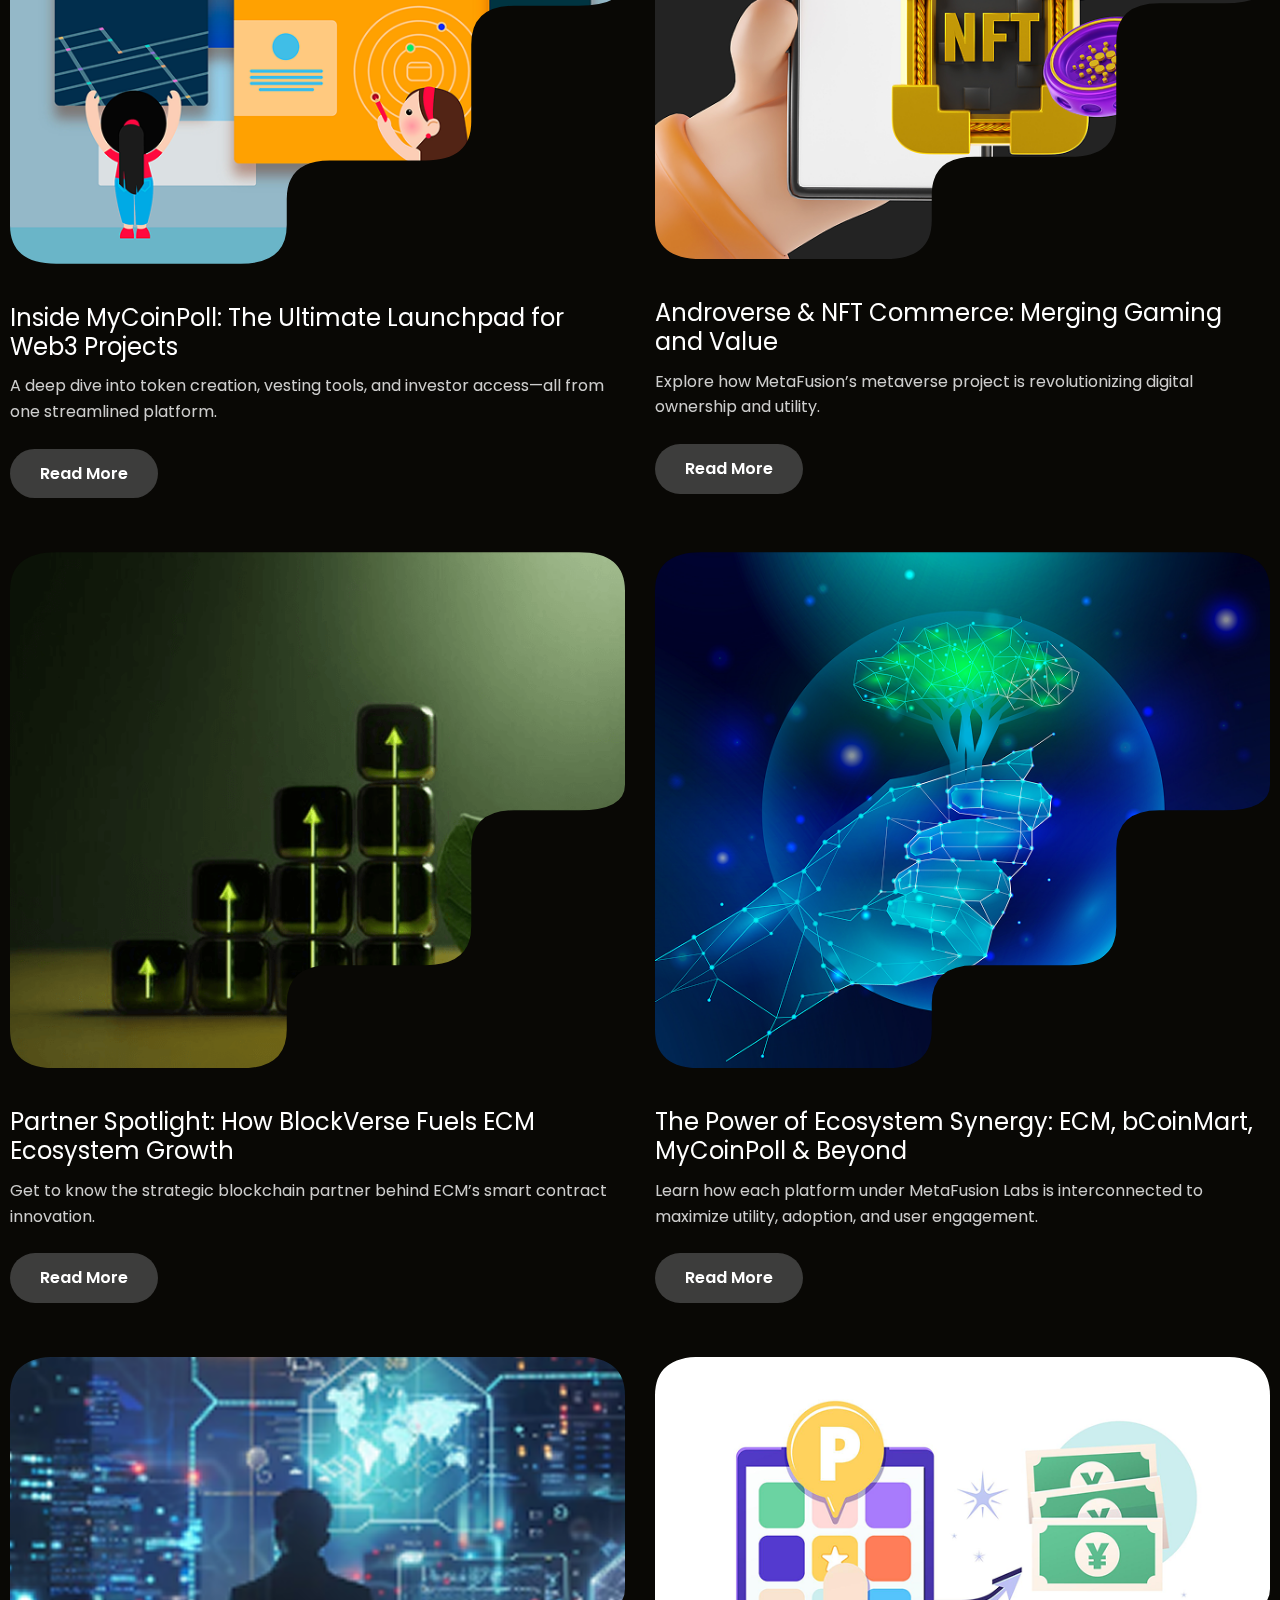
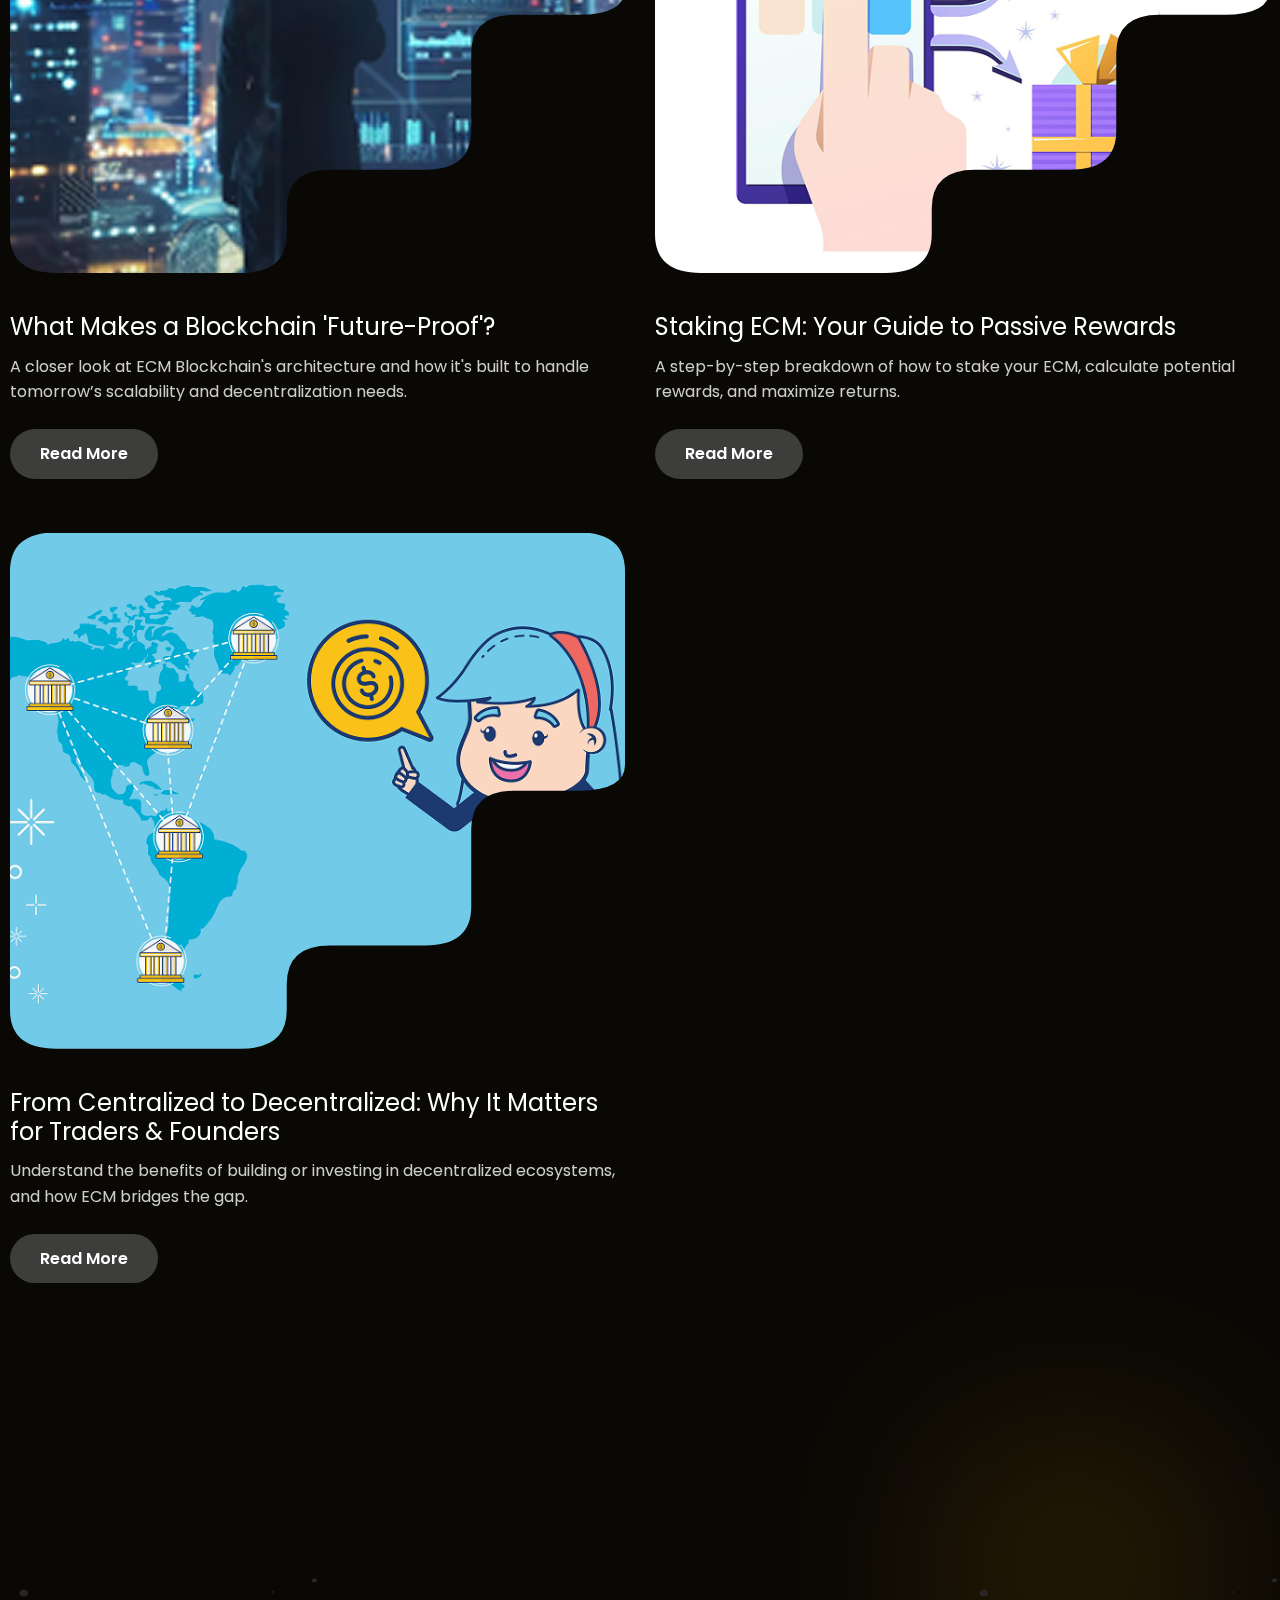
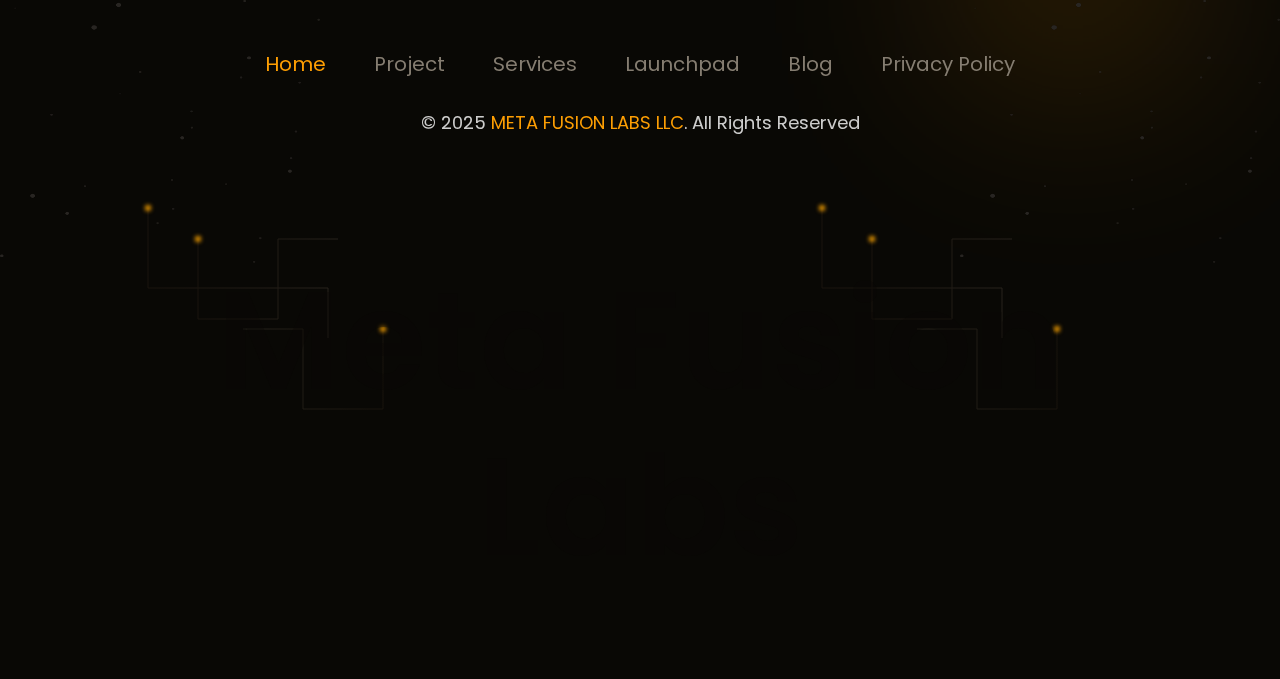
<file: blog.html>
<!DOCTYPE html>
<html lang="en">
  <head>
    <meta charset="utf-8" />
    <meta name="description" content="" />
    <meta name="viewport" content="width=device-width, initial-scale=1" />
    <meta property="og:title" content="" />
    <meta property="og:type" content="" />
    <meta property="og:url" content="" />
    <meta property="og:image" content="" />
    <title>Blog</title>
    <link rel="icon" href="assets/images/fav.png" />
    <!-- Bootstrap -->
    <link rel="stylesheet" href="assets/css/bootstrap.min.css" />
    <!-- Slider here -->
    <link rel="stylesheet" href="./assets/css/owl.carousel.min.css" />
    <link rel="stylesheet" href="./assets/css/owl.theme.default.min.css" />
    <!-- Fontawesome -->
    <link
      rel="stylesheet"
      href="https://cdnjs.cloudflare.com/ajax/libs/font-awesome/6.7.2/css/all.min.css"
    />
    <!-- Normalize -->
    <link rel="stylesheet" href="assets/css/normalize.css" />
    <!-- CSS Files -->
    <link rel="stylesheet" href="assets/css/style.css" />
    <link rel="stylesheet" href="assets/css/responsive.css" />
  </head>
  <body>
    <!--=====================  Start Header Area  ====================-->
    <header class="header-area">
      <div class="container">
        <div class="d-flex align-items-center justify-content-between header">
          <div class="logo">
            <a href="index.html"><img src="assets/images/logo.png" alt="logo" /></a>
            <button class="mobile-bars"><i class="fa-solid fa-bars-staggered"></i></button>
          </div>
          <div class="nav">
            <ul class="d-flex flex-lg-row flex-column align-items-center gx-4">
              <li><a class="nav-a" href="index.html">Home</a></li>
              <li><a class="nav-a" href="about-us.html">About</a></li>
              <li><a class="nav-a" href="ecm-coin.html">ECM Coin</a></li>
              <li><a class="nav-a" href="eco-system.html">Ecosystem</a></li>
              <li class="desktop-none">
                <a href="contact.html" class="btn-1">
                  Contact Us
                  <img src="assets/images/hero/btn-1-shape.png" alt="" />
                </a>
              </li>
            </ul>
          </div>
          <div class="header-btn mobile-none">
            <a href="contact.html" class="btn-1">
              Contact Us
              <img src="assets/images/hero/btn-1-shape.png" alt="" />
            </a>
          </div>
        </div>
      </div>
    </header>
    <!--=====================  End Header Area  ====================-->
    <main class="main_area" style="overflow-x: hidden">
      <!--=====================  Start Hero Area  ====================-->
      <section class="hero-area position-relative particle-area" data-particles="50" >
        <span class="small-shadow small-shadow-left-1"></span>
        <span class="long-shadow long-shadow-left"></span>
        <span class="small-shadow small-shadow-left-2"></span>
        <span class="small-shadow small-shadow-right-1"></span>
        <span class="long-shadow long-shadow-right"></span>
        <span class="small-shadow small-shadow-right-2"></span>
        <span class="rectangle-shape rectangle-shape-right"></span>
        <span class="rectangle-shape rectangle-shape-left"></span>
        <!-- bar line -->
        <div class="bar-line-animation bar-line-animation-about-hero">
          <div class="svg-item">
            <svg width="100%" height="100%">
              <defs>
                <linearGradient
                  id="lineGradient"
                  x1="0%"
                  y1="0%"
                  x2="100%"
                  y2="0%"
                >
                  <stop offset="0%" stop-color="#19130D" />
                  <stop offset="100%" stop-color="#27221C" />
                </linearGradient>
              </defs>
              <path d="M20,20 V100 H200 V180 H180" class="path" />
              <circle r="3" class="dot motion-dot motion-dot-1" />
            </svg>
          </div>
          <div class="svg-item" style="margin-left: 50px; margin-top: -119px">
            <svg width="100%" height="100%">
              <defs>
                <linearGradient
                  id="lineGradient"
                  x1="0%"
                  y1="0%"
                  x2="100%"
                  y2="0%"
                >
                  <stop offset="0%" stop-color="#19130D" />
                  <stop offset="100%" stop-color="#27221C" />
                </linearGradient>
              </defs>
              <path d="M20,20 V100 H100 V20 H160" class="path" />
              <circle r="3" class="dot motion-dot motion-dot-2" />
            </svg>
          </div>
          <div
            class="svg-item"
            style="
              transform: rotateY(180deg);
              display: inline-block;
              margin-left: -100px;
              margin-top: -60px;
            "
          >
            <svg width="100%" height="100%">
              <defs>
                <linearGradient
                  id="lineGradient"
                  x1="0%"
                  y1="0%"
                  x2="100%"
                  y2="0%"
                >
                  <stop offset="0%" stop-color="#19130D" />
                  <stop offset="100%" stop-color="#27221C" />
                </linearGradient>
              </defs>
              <path d="M20,20 V100 H100 V20 H160" class="path" />
              <circle r="3" class="dot motion-dot motion-dot-2" />
            </svg>
          </div>
        </div>
        <div class="mission-content">
          <div class="container">
            <div class="row g-5">
              <div class="col-lg-8 offset-lg-2">
                <div class="about-us-section text-center">
                  <div class="common-section-title">
                    <p>Blog</p>
                    <h2 class="common-heading mt-24">
                        Insights & <span class="primary-color">Innovation</span>from the <span class="primary-color">Frontlines of Web3</span>
                    </h2>
                    <p class="common-pragraph mt-24">
                      Stay informed with the latest updates, expert analysis, ecosystem news, and blockchain insights—curated by the MetaFusion Labs team.
                    </p>
                  </div> 
                </div>
              </div>
          </div>
        </div>
         
        <div class="ellipse random-ellipse-2"></div>
      </section>
      <!--=====================  End Hero Area  ====================-->
      <!--=====================  End About Area  ====================-->

      <section class="blog-page-area blog-area-padding-bottom">
        <div class="container">
            <div class="row g-5">
                <div class="col-md-6">
                    <div class="blog-item">
                        <div class="shape-img mb-40" >
                            <svg width="0" height="0">
                            <defs>
                                <clipPath id="customClip" clipPathUnits="objectBoundingBox">
                                <path d="
                                    M0.075,0
                                    H0.925
                                    Q1,0 1,0.075
                                    V0.45
                                    Q1,0.5 0.925,0.5
                                    H0.82
                                    Q0.75,0.5 0.75,0.575
                                    V0.725
                                    Q0.75,0.8 0.675,0.8
                                    H0.52
                                    Q0.45,0.8 0.45,0.875
                                    V0.925
                                    Q0.45,1 0.375,1
                                    H0.075
                                    Q0,1 0,0.925
                                    V0.075
                                    Q0,0 0.075,0
                                    Z"></path>
                                </clipPath>
                            </defs>
                            </svg>

                            <div class="clipped-border"></div>
                            <div class="clipped-container"></div>
                            <div class="clipped-box">
                                <img src="assets/images/blog/1.png" alt="Rounded ClipPath Image">
                            </div>
                        </div>
                        <h5>ECM Blockchain: Building the Foundation for Digital Commerce</h5>
                        <p class="mt-12 mb-24">Discover how ECM’s low-cost, high-speed Layer 1 chain is tailored for e-commerce, token utilities, and scalable dApp development.</p>
                        <a href="#" class="btn-2">Read More</a>
                    </div>
                </div>
                <div class="col-md-6">
                    <div class="blog-item">
                        <div class="shape-img mb-40" >
                            <svg width="0" height="0">
                            <defs>
                                <clipPath id="customClip" clipPathUnits="objectBoundingBox">
                                <path d="
                                    M0.075,0
                                    H0.925
                                    Q1,0 1,0.075
                                    V0.45
                                    Q1,0.5 0.925,0.5
                                    H0.82
                                    Q0.75,0.5 0.75,0.575
                                    V0.725
                                    Q0.75,0.8 0.675,0.8
                                    H0.52
                                    Q0.45,0.8 0.45,0.875
                                    V0.925
                                    Q0.45,1 0.375,1
                                    H0.075
                                    Q0,1 0,0.925
                                    V0.075
                                    Q0,0 0.075,0
                                    Z"></path>
                                </clipPath>
                            </defs>
                            </svg>

                            <div class="clipped-border"></div>
                            <div class="clipped-container"></div>
                            <div class="clipped-box">
                                <img src="assets/images/blog/2.png" alt="Rounded ClipPath Image">
                            </div>
                        </div>
                        <h5> Why Holding ECM Coin is a Long-Term Power Move</h5>
                        <p class="mt-12 mb-24">From staking rewards to DAO governance—learn how ECM holders benefit as the ecosystem grows.</p>
                        <a href="#" class="btn-2">Read More</a>
                    </div>
                </div>
                <div class="col-md-6">
                    <div class="blog-item">
                        <div class="shape-img mb-40" >
                            <svg width="0" height="0">
                            <defs>
                                <clipPath id="customClip" clipPathUnits="objectBoundingBox">
                                <path d="
                                    M0.075,0
                                    H0.925
                                    Q1,0 1,0.075
                                    V0.45
                                    Q1,0.5 0.925,0.5
                                    H0.82
                                    Q0.75,0.5 0.75,0.575
                                    V0.725
                                    Q0.75,0.8 0.675,0.8
                                    H0.52
                                    Q0.45,0.8 0.45,0.875
                                    V0.925
                                    Q0.45,1 0.375,1
                                    H0.075
                                    Q0,1 0,0.925
                                    V0.075
                                    Q0,0 0.075,0
                                    Z"></path>
                                </clipPath>
                            </defs>
                            </svg>

                            <div class="clipped-border"></div>
                            <div class="clipped-container"></div>
                            <div class="clipped-box">
                                <img src="assets/images/blog/3.png" alt="Rounded ClipPath Image">
                            </div>
                        </div>
                        <h5>Inside MyCoinPoll: The Ultimate Launchpad for Web3 Projects</h5>
                        <p class="mt-12 mb-24">A deep dive into token creation, vesting tools, and investor access—all from one streamlined platform.</p>
                        
                        <a href="#" class="btn-2">Read More</a>
                    </div>
                </div>
                <div class="col-md-6">
                    <div class="blog-item">
                        <div class="shape-img mb-40" >
                            <svg width="0" height="0">
                            <defs>
                                <clipPath id="customClip" clipPathUnits="objectBoundingBox">
                                <path d="
                                    M0.075,0
                                    H0.925
                                    Q1,0 1,0.075
                                    V0.45
                                    Q1,0.5 0.925,0.5
                                    H0.82
                                    Q0.75,0.5 0.75,0.575
                                    V0.725
                                    Q0.75,0.8 0.675,0.8
                                    H0.52
                                    Q0.45,0.8 0.45,0.875
                                    V0.925
                                    Q0.45,1 0.375,1
                                    H0.075
                                    Q0,1 0,0.925
                                    V0.075
                                    Q0,0 0.075,0
                                    Z"></path>
                                </clipPath>
                            </defs>
                            </svg>

                            <div class="clipped-border"></div>
                            <div class="clipped-container"></div>
                            <div class="clipped-box">
                                <img src="assets/images/blog/4.png" alt="Rounded ClipPath Image">
                            </div>
                        </div>
                        <h5>Androverse & NFT Commerce: Merging Gaming and Value</h5>
                        <p class="mt-12 mb-24">Explore how MetaFusion’s metaverse project is revolutionizing digital ownership and utility.</p>
                        
                        <a href="#" class="btn-2">Read More</a>
                    </div>
                </div>
                <div class="col-md-6">
                    <div class="blog-item">
                        <div class="shape-img mb-40" >
                            <svg width="0" height="0">
                            <defs>
                                <clipPath id="customClip" clipPathUnits="objectBoundingBox">
                                <path d="
                                    M0.075,0
                                    H0.925
                                    Q1,0 1,0.075
                                    V0.45
                                    Q1,0.5 0.925,0.5
                                    H0.82
                                    Q0.75,0.5 0.75,0.575
                                    V0.725
                                    Q0.75,0.8 0.675,0.8
                                    H0.52
                                    Q0.45,0.8 0.45,0.875
                                    V0.925
                                    Q0.45,1 0.375,1
                                    H0.075
                                    Q0,1 0,0.925
                                    V0.075
                                    Q0,0 0.075,0
                                    Z"></path>
                                </clipPath>
                            </defs>
                            </svg>

                            <div class="clipped-border"></div>
                            <div class="clipped-container"></div>
                            <div class="clipped-box">
                                <img src="assets/images/blog/5.png" alt="Rounded ClipPath Image">
                            </div>
                        </div>
                        <h5>Partner Spotlight: How BlockVerse Fuels ECM Ecosystem Growth</h5>
                        <p class="mt-12 mb-24">Get to know the strategic blockchain partner behind ECM’s smart contract innovation.</p>
                        
                        <a href="#" class="btn-2">Read More</a>
                    </div>
                </div>
                <div class="col-md-6">
                    <div class="blog-item">
                        <div class="shape-img mb-40" >
                            <svg width="0" height="0">
                            <defs>
                                <clipPath id="customClip" clipPathUnits="objectBoundingBox">
                                <path d="
                                    M0.075,0
                                    H0.925
                                    Q1,0 1,0.075
                                    V0.45
                                    Q1,0.5 0.925,0.5
                                    H0.82
                                    Q0.75,0.5 0.75,0.575
                                    V0.725
                                    Q0.75,0.8 0.675,0.8
                                    H0.52
                                    Q0.45,0.8 0.45,0.875
                                    V0.925
                                    Q0.45,1 0.375,1
                                    H0.075
                                    Q0,1 0,0.925
                                    V0.075
                                    Q0,0 0.075,0
                                    Z"></path>
                                </clipPath>
                            </defs>
                            </svg>

                            <div class="clipped-border"></div>
                            <div class="clipped-container"></div>
                            <div class="clipped-box">
                                <img src="assets/images/blog/6.png" alt="Rounded ClipPath Image">
                            </div>
                        </div>
                        <h5>The Power of Ecosystem Synergy: ECM, bCoinMart, MyCoinPoll & Beyond</h5>
                        <p class="mt-12 mb-24">Learn how each platform under MetaFusion Labs is interconnected to maximize utility, adoption, and user engagement.</p> 
                        <a href="#" class="btn-2">Read More</a>
                    </div>
                </div>
                <div class="col-md-6">
                    <div class="blog-item">
                        <div class="shape-img mb-40" >
                            <svg width="0" height="0">
                            <defs>
                                <clipPath id="customClip" clipPathUnits="objectBoundingBox">
                                <path d="
                                    M0.075,0
                                    H0.925
                                    Q1,0 1,0.075
                                    V0.45
                                    Q1,0.5 0.925,0.5
                                    H0.82
                                    Q0.75,0.5 0.75,0.575
                                    V0.725
                                    Q0.75,0.8 0.675,0.8
                                    H0.52
                                    Q0.45,0.8 0.45,0.875
                                    V0.925
                                    Q0.45,1 0.375,1
                                    H0.075
                                    Q0,1 0,0.925
                                    V0.075
                                    Q0,0 0.075,0
                                    Z"></path>
                                </clipPath>
                            </defs>
                            </svg>

                            <div class="clipped-border"></div>
                            <div class="clipped-container"></div>
                            <div class="clipped-box">
                                <img src="assets/images/blog/7.png" alt="Rounded ClipPath Image">
                            </div>
                        </div>
                        <h5>What Makes a Blockchain 'Future-Proof'?</h5>
                        <p class="mt-12 mb-24">A closer look at ECM Blockchain's architecture and how it's built to handle tomorrow’s scalability and decentralization needs.</p>
                        <a href="#" class="btn-2">Read More</a>
                    </div>
                </div>
                <div class="col-md-6">
                    <div class="blog-item">
                        <div class="shape-img mb-40" >
                            <svg width="0" height="0">
                            <defs>
                                <clipPath id="customClip" clipPathUnits="objectBoundingBox">
                                <path d="
                                    M0.075,0
                                    H0.925
                                    Q1,0 1,0.075
                                    V0.45
                                    Q1,0.5 0.925,0.5
                                    H0.82
                                    Q0.75,0.5 0.75,0.575
                                    V0.725
                                    Q0.75,0.8 0.675,0.8
                                    H0.52
                                    Q0.45,0.8 0.45,0.875
                                    V0.925
                                    Q0.45,1 0.375,1
                                    H0.075
                                    Q0,1 0,0.925
                                    V0.075
                                    Q0,0 0.075,0
                                    Z"></path>
                                </clipPath>
                            </defs>
                            </svg>

                            <div class="clipped-border"></div>
                            <div class="clipped-container"></div>
                            <div class="clipped-box">
                                <img src="assets/images/blog/8.png" alt="Rounded ClipPath Image">
                            </div>
                        </div>
                        <h5>Staking ECM: Your Guide to Passive Rewards</h5>
                        <p class="mt-12 mb-24">A step-by-step breakdown of how to stake your ECM, calculate potential rewards, and maximize returns.</p>
                        <a href="#" class="btn-2">Read More</a>
                    </div>
                </div>
                <div class="col-md-6">
                    <div class="blog-item">
                        <div class="shape-img mb-40" >
                            <svg width="0" height="0">
                            <defs>
                                <clipPath id="customClip" clipPathUnits="objectBoundingBox">
                                <path d="
                                    M0.075,0
                                    H0.925
                                    Q1,0 1,0.075
                                    V0.45
                                    Q1,0.5 0.925,0.5
                                    H0.82
                                    Q0.75,0.5 0.75,0.575
                                    V0.725
                                    Q0.75,0.8 0.675,0.8
                                    H0.52
                                    Q0.45,0.8 0.45,0.875
                                    V0.925
                                    Q0.45,1 0.375,1
                                    H0.075
                                    Q0,1 0,0.925
                                    V0.075
                                    Q0,0 0.075,0
                                    Z"></path>
                                </clipPath>
                            </defs>
                            </svg>

                            <div class="clipped-border"></div>
                            <div class="clipped-container"></div>
                            <div class="clipped-box">
                                <img src="assets/images/blog/9.png" alt="Rounded ClipPath Image">
                            </div>
                        </div>
                        <h5>From Centralized to Decentralized: Why It Matters for Traders & Founders</h5>
                        <p class="mt-12 mb-24">Understand the benefits of building or investing in decentralized ecosystems, and how ECM bridges the gap.</p>
                        <a href="#" class="btn-2">Read More</a>
                    </div>
                </div>
            </div>
        </div>
      </section> 
      <!--=====================  End About Area  ====================--> 
    </main>
    <!--=====================  Start Footer Area  ====================-->
    <footer class="footer-area position-relative">
      <div class="ellipse ellipse-2"></div>
      <!-- bar line -->
      <div class="bar-line-animation bar-line-animation-3">
        <div class="svg-item">
          <svg width="100%" height="100%">
            <defs>
              <linearGradient
                id="lineGradient"
                x1="0%"
                y1="0%"
                x2="100%"
                y2="0%"
              >
                <stop offset="0%" stop-color="#19130D" />
                <stop offset="100%" stop-color="#27221C" />
              </linearGradient>
            </defs>
            <path d="M20,20 V100 H200 V180 H180" class="path" />
            <circle r="3" class="dot motion-dot motion-dot-1" />
          </svg>
        </div>
        <div class="svg-item" style="margin-left: 50px; margin-top: -119px">
          <svg width="100%" height="100%">
            <defs>
              <linearGradient
                id="lineGradient"
                x1="0%"
                y1="0%"
                x2="100%"
                y2="0%"
              >
                <stop offset="0%" stop-color="#19130D" />
                <stop offset="100%" stop-color="#27221C" />
              </linearGradient>
            </defs>
            <path d="M20,20 V100 H100 V20 H160" class="path" />
            <circle r="3" class="dot motion-dot motion-dot-2" />
          </svg>
        </div>
        <div
          class="svg-item"
          style="
            transform: rotateY(180deg);
            display: inline-block;
            margin-left: -100px;
            margin-top: -60px;
          "
        >
          <svg width="100%" height="100%">
            <defs>
              <linearGradient
                id="lineGradient"
                x1="0%"
                y1="0%"
                x2="100%"
                y2="0%"
              >
                <stop offset="0%" stop-color="#19130D" />
                <stop offset="100%" stop-color="#27221C" />
              </linearGradient>
            </defs>
            <path d="M20,20 V100 H100 V20 H160" class="path" />
            <circle r="3" class="dot motion-dot motion-dot-2" />
          </svg>
        </div>
      </div>
      <div class="bar-line-animation bar-line-animation-4">
        <div class="svg-item">
          <svg width="100%" height="100%">
            <defs>
              <linearGradient
                id="lineGradient"
                x1="0%"
                y1="0%"
                x2="100%"
                y2="0%"
              >
                <stop offset="0%" stop-color="#19130D" />
                <stop offset="100%" stop-color="#27221C" />
              </linearGradient>
            </defs>
            <path d="M20,20 V100 H200 V180 H180" class="path" />
            <circle r="3" class="dot motion-dot motion-dot-1" />
          </svg>
        </div>
        <div class="svg-item" style="margin-left: 50px; margin-top: -119px">
          <svg width="100%" height="100%">
            <defs>
              <linearGradient
                id="lineGradient"
                x1="0%"
                y1="0%"
                x2="100%"
                y2="0%"
              >
                <stop offset="0%" stop-color="#19130D" />
                <stop offset="100%" stop-color="#27221C" />
              </linearGradient>
            </defs>
            <path d="M20,20 V100 H100 V20 H160" class="path" />
            <circle r="3" class="dot motion-dot motion-dot-2" />
          </svg>
        </div>
        <div
          class="svg-item"
          style="
            transform: rotateY(180deg);
            display: inline-block;
            margin-left: -100px;
            margin-top: -60px;
          "
        >
          <svg width="100%" height="100%">
            <defs>
              <linearGradient
                id="lineGradient"
                x1="0%"
                y1="0%"
                x2="100%"
                y2="0%"
              >
                <stop offset="0%" stop-color="#19130D" />
                <stop offset="100%" stop-color="#27221C" />
              </linearGradient>
            </defs>
            <path d="M20,20 V100 H100 V20 H160" class="path" />
            <circle r="3" class="dot motion-dot motion-dot-2" />
          </svg>
        </div>
      </div>
      <div class="container">
        <div class="footer-menu">
          <ul
            class="d-flex align-items-center justify-content-center flex-wrap g-5"
          >
            <li><a class="footer-menu-item active" href="#">Home</a></li>
            <li><a class="footer-menu-item" href="#">Project</a></li>
            <li><a class="footer-menu-item" href="#">Services</a></li>
            <li><a class="footer-menu-item" href="#">Launchpad</a></li>
            <li><a class="footer-menu-item" href="blog.html">Blog</a></li>
            <li>
              <a class="footer-menu-item" href="privacy.html">Privacy policy</a>
            </li>
          </ul>
        </div>
        <div class="footer-text mt-5">
          <p>
            &copy; 2025 <a href="#" class="color-fd9">META FUSION LABS LLC</a>.
            All Rights Reserved
          </p>
        </div>
        <div class="footer-companyname">
          <p class="company-name">Meta Fusion Labs</p>
        </div>
      </div>
    </footer>
    <!--=====================  End Footer Area  ====================-->
    <!-- ~~~~~~~~~~ JS Files ~~~~~~~~~~-->
    <!-- jQuery -->
    <script src="assets/js/jquery.min.js"></script>
    <script src="assets/js/popper.min.js"></script>
    <!-- Bootstrap -->
    <script src="assets/js/bootstrap.min.js"></script>
    <!-- Owl Carousel -->
    <script src="assets/js/owl.carousel.min.js"></script>
    <!-- Modernizr -->
    <script src="assets/js/modernizr-3.11.2.min.js"></script>
    <!-- Custom JS (Handed)-->
    <script src="assets/js/scripts.js"></script>
    <script>
      const areas = document.querySelectorAll(".particle-area");
      areas.forEach((area) => {
        area.style.position = "relative";
        const numParticles =
          parseInt(area.getAttribute("data-particles")) || 30;
        for (let i = 0; i < numParticles; i++) {
          const particle = document.createElement("div");
          particle.classList.add("particle");
          particle.style.left = Math.random() * 100 + "%";
          particle.style.top = 80 + Math.random() * 20 + "%";
          const duration = 4 + Math.random() * 4;
          const delay = Math.random() * 5;
          particle.style.animationDuration = `${duration}s`;
          particle.style.animationDelay = `${delay}s`;
          area.appendChild(particle);
        }
      });
    </script>
    <script>
      const listItems = document.querySelectorAll(".hero-logo ul li");
      const heroLogoSection = document.querySelector(".hero-logo");
      let intervalId = null;
      let hasStarted = false;
      function highlightRandomItem() {
        // Clear all first
        listItems.forEach((li) => li.classList.remove("active"));
        // Choose a random one
        const randomIndex = Math.floor(Math.random() * listItems.length);
        listItems[randomIndex].classList.add("active");
      }
      // Observe when .hero-logo enters the viewport
      const observer = new IntersectionObserver(
        (entries) => {
          entries.forEach((entry) => {
            if (entry.isIntersecting && !hasStarted) {
              hasStarted = true;
              highlightRandomItem();
              intervalId = setInterval(highlightRandomItem, 1500);
            }
          });
        },
        {
          threshold: 0.3,
        }
      );
      observer.observe(heroLogoSection);
    </script>
    <script>
      window.addEventListener("load", function () {
        setTimeout(() => {
          document.querySelector(".crypto-img").classList.add("animate");
        }, 1200);
      });
    </script>
  </body>
</html>
</file>
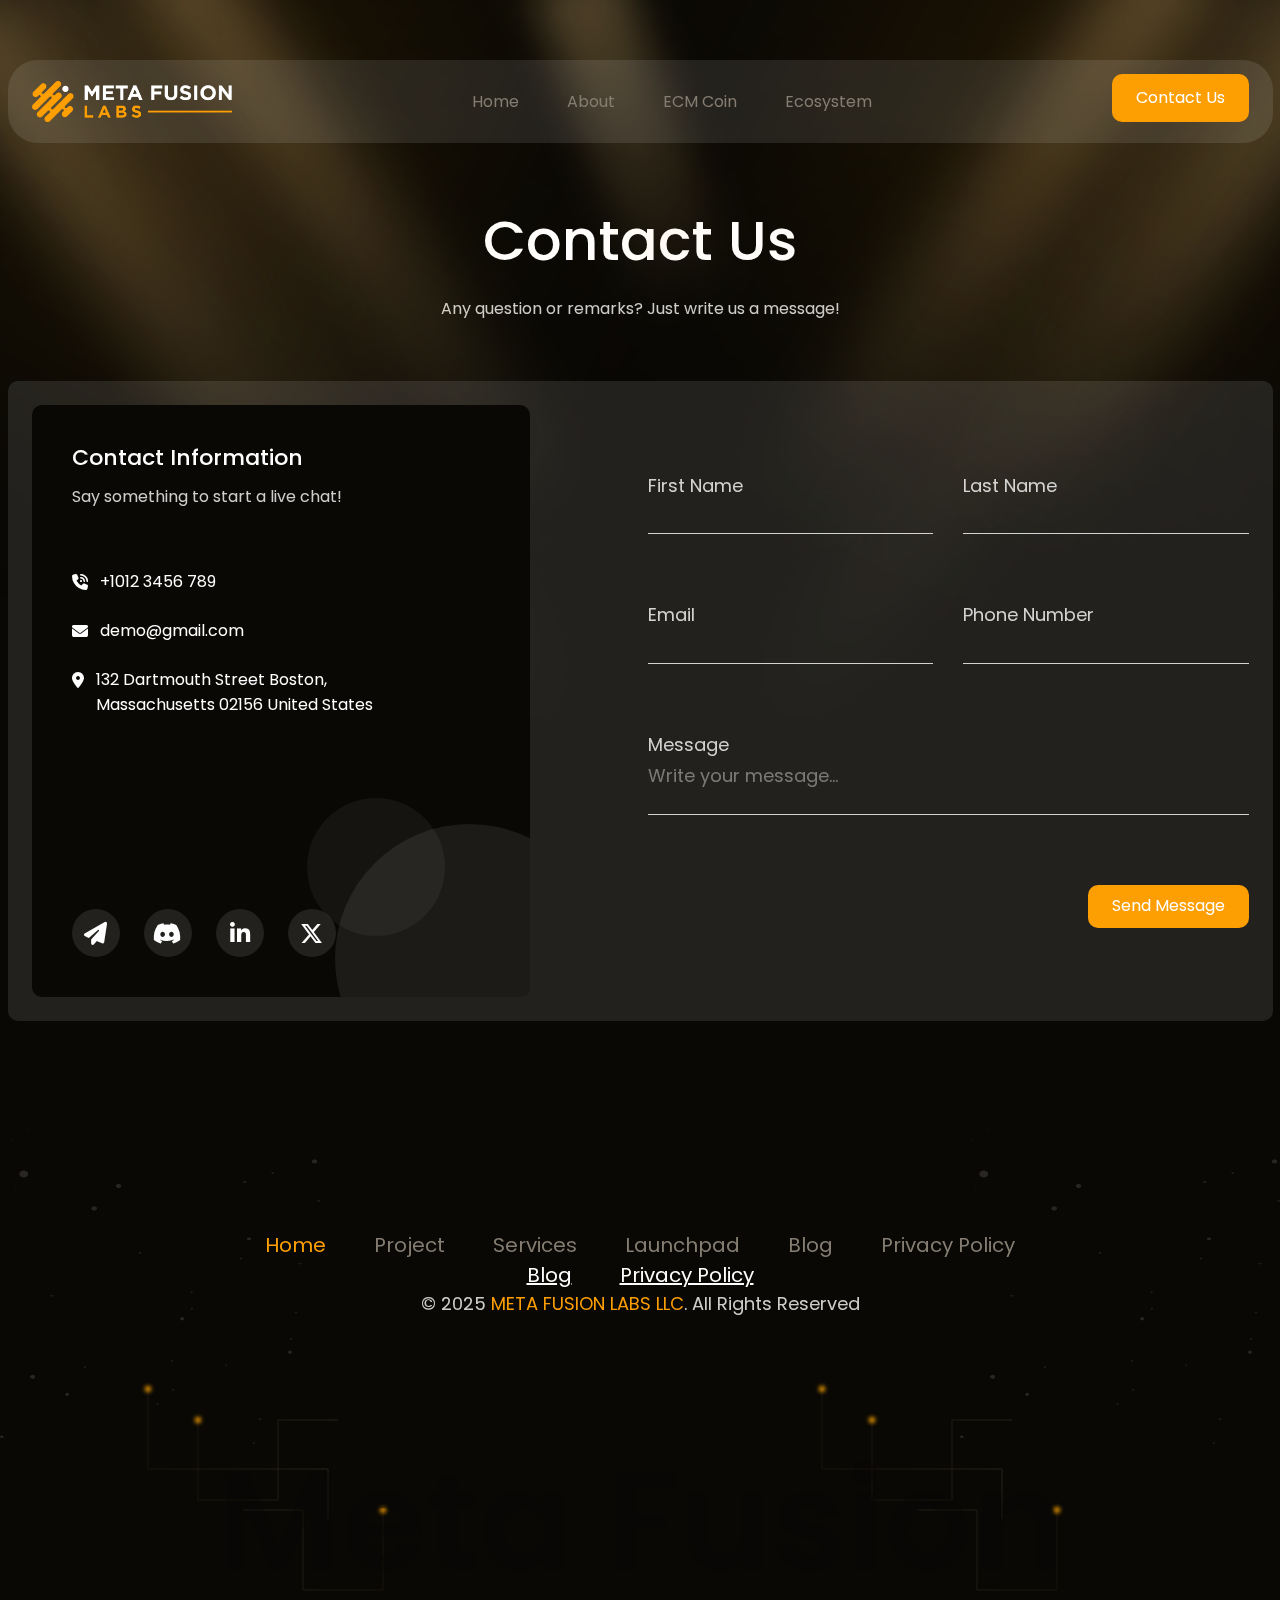
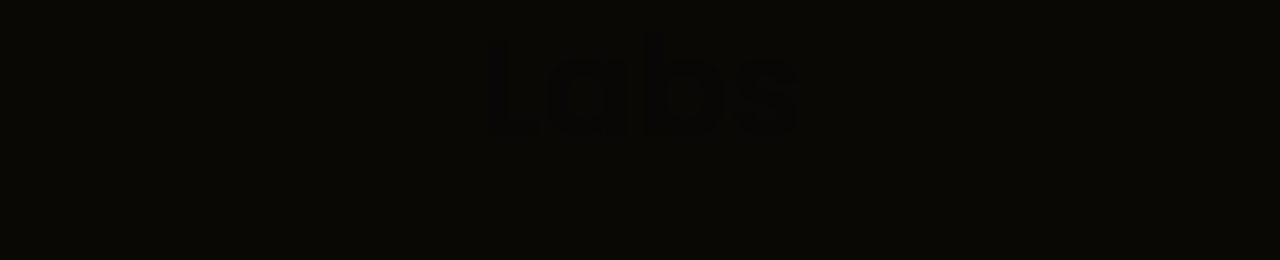
<file: contact.html>
<!DOCTYPE html>
<html lang="en">
  <head>
    <meta charset="utf-8" />
    <meta name="description" content="" />
    <meta name="viewport" content="width=device-width, initial-scale=1" />
    <meta property="og:title" content="" />
    <meta property="og:type" content="" />
    <meta property="og:url" content="" />
    <meta property="og:image" content="" />
    <title>Contact Us</title>
    <link rel="icon" href="assets/images/fav.png" />
    <!-- Bootstrap -->
    <link
      rel="stylesheet"
      href="https://cdnjs.cloudflare.com/ajax/libs/bootstrap/5.3.3/css/bootstrap.min.css"
    />
    <!-- Slider here -->
    <link rel="stylesheet" href="./assets/css/owl.carousel.min.css" />
    <link rel="stylesheet" href="./assets/css/owl.theme.default.min.css" />
    <!-- Fontawesome -->
    <link
      rel="stylesheet"
      href="https://cdnjs.cloudflare.com/ajax/libs/font-awesome/6.7.2/css/all.min.css"
    />
    <!-- Normalize -->
    <link rel="stylesheet" href="assets/css/normalize.css" />
    <!-- CSS Files -->
    <link rel="stylesheet" href="assets/css/style.css" />
    <link rel="stylesheet" href="assets/css/responsive.css" />
  </head>
  <body>
    <!--=====================  Start Header Area  ====================-->
    <header class="header-area">
        <div class="container"> 
            <div class="d-flex align-items-center justify-content-between header">
                <div class="logo">
                    <a href="index.html"><img src="assets/images/logo.png" alt="logo"></a>
                    <button class="mobile-bars"><i class="fa-solid fa-bars-staggered"></i></button>
                </div>
                <div class="nav">
                    <ul class="d-flex flex-lg-row flex-column align-items-center gx-4">
                        <li><a class="nav-a" href="index.html">Home</a></li>
                        <li><a class="nav-a" href="about-us.html">About</a></li>
                        <li><a class="nav-a" href="ecm-coin.html">ECM Coin</a></li>
                        <li><a class="nav-a" href="eco-system.html">Ecosystem</a></li>
                        <li class="desktop-none"><a href="#" class="btn-1">Contact Us <img src="assets/images/hero/btn-1-shape.png" alt=""></a></li>
                    </ul>
                </div>
                <div class="header-btn mobile-none">
                    <a href="#" class="btn-1">Contact Us <img src="assets/images/hero/btn-1-shape.png" alt=""></a>
                </div>
            </div>
        </div>
    </header>
    <!--=====================  End Header Area  ====================-->

    <main class="main_area" style="overflow-x: hidden">
      <!--=====================  Start Contact Area  ====================-->
      <section class="hero-area position-relative">
        <span class="small-shadow small-shadow-left-1"></span>
        <span class="small-shadow small-shadow-left-4"></span>
        <span class="long-shadow long-shadow-left"></span>
        <span class="small-shadow small-shadow-left-2"></span>
        <span class="small-shadow small-shadow-right-1"></span>
        <span class="long-shadow long-shadow-right"></span>
        <span class="small-shadow small-shadow-right-2"></span>
        <span class="rectangle-shape rectangle-shape-right"></span>
        <span class="rectangle-shape rectangle-shape-left"></span>
        <div class="contact-form-main">
          <div class="container">
            <div class="row mb-60">
              <div class="col-md-6 offset-md-3 text-center">
                <h2 class="text-left common-heading mb-24 contact-heading">
                  Contact Us
                </h2>
                <p>Any question or remarks? Just write us a message!</p>
              </div>
            </div>
            <div class="contact-form-area">
              <div class="row align-items-center justify-content-between">
                <div class="col-md-5">
                  <div class="form-info">
                    <h3 class="mb-12">Contact Information</h3>
                    <p class="mb-60">Say something to start a live chat!</p>
                    <ul class="form-list">
                      <li class="mb-24">
                        <a href="tel:+1012 3456 789"
                          ><i class="fa-solid fa-phone-volume"></i
                          ><span>+1012 3456 789</span></a
                        >
                      </li>
                      <li class="mb-24">
                        <a href="mailto:demo@gmail.com"
                          ><i class="fa-solid fa-envelope"></i
                          ><span>demo@gmail.com</span></a
                        >
                      </li>
                      <li>
                        <a href="#"
                          ><i class="fa-solid fa-location-dot"></i
                          ><span
                            >132 Dartmouth Street Boston, Massachusetts 02156
                            United States</span
                          ></a
                        >
                      </li>
                    </ul>
                    <ul class="d-flex mt-192 contact-social-icon">
                      <li>
                        <a class="social-icon" href="#"
                          ><i class="fa-solid fa-paper-plane"></i>
                        </a>
                      </li>
                      <li>
                        <a class="social-icon" href="#"
                          ><i class="fa-brands fa-discord"></i
                        ></a>
                      </li>
                      <li>
                        <a class="social-icon" href="#"
                          ><i class="fa-brands fa-linkedin-in"></i
                        ></a>
                      </li>
                      <li>
                        <a class="social-icon" href="#"
                          ><i class="fa-brands fa-x-twitter"></i
                        ></a>
                      </li>
                    </ul>
                    <div class="contact-circle-shape"></div>
                    <div class="contact-circle-corner"></div>
                  </div>
                </div>
                <div class="col-12 col-md-7 col-lg-6">
                  <form action="#">
                    <div class="contact-box">
                      <div class="row g-5">
                        <div class="col-md-6">
                          <div class="form-group">
                            <label for="first-name">First Name</label> <br />
                            <input
                              type="text"
                              name=""
                              id="first-name"
                              class="form-control"
                            />
                          </div>
                        </div>
                        <div class="col-md-6">
                          <div class="form-group">
                            <label for="last-name">Last Name</label> <br />
                            <input
                              type="text"
                              name=""
                              id="last-name"
                              class="form-control"
                            />
                          </div>
                        </div>
                        <div class="col-md-6">
                          <div class="form-group">
                            <label for="Email">Email</label> <br />
                            <input
                              type="email"
                              name=""
                              id="Email"
                              class="form-control"
                            />
                          </div>
                        </div>
                        <div class="col-md-6">
                          <div class="form-group">
                            <label for="phone">Phone Number</label> <br />
                            <input
                              type="text"
                              name=""
                              id="phone"
                              class="form-control"
                            />
                          </div>
                        </div>
                        <div class="col-md-12">
                          <div class="form-group">
                            <label for="Message">Message</label> <br />
                            <textarea
                              name=""
                              id="Message"
                              class="form-control"
                              placeholder="Write your message..."
                            ></textarea>
                          </div>
                        </div>
                        <div class="col-md-12">
                          <div class="contact-btn-right text-end">
                            <button type="submit" class="btn-1">
                              Send Message
                              <img
                                src="assets/images/hero/btn-1-shape.png"
                                alt=""
                              />
                            </button>
                          </div>
                        </div>
                      </div>
                    </div>
                  </form>
                </div>
              </div>
            </div>
          </div>
        </div>
      </section>
      <!--=====================  End Contact Area  ====================-->
    </main>

    <!--=====================  Start Footer Area  ====================-->
    <footer class="footer-area position-relative">
      <!-- <div class="ellipse ellipse-2"></div> -->
      <!-- bar line -->
      <div class="bar-line-animation bar-line-animation-3">
        <div class="svg-item">
          <svg width="100%" height="100%">
            <defs>
              <linearGradient
                id="lineGradient"
                x1="0%"
                y1="0%"
                x2="100%"
                y2="0%"
              >
                <stop offset="0%" stop-color="#19130D" />
                <stop offset="100%" stop-color="#27221C" />
              </linearGradient>
            </defs>
            <path d="M20,20 V100 H200 V180 H180" class="path" />
            <circle r="3" class="dot motion-dot motion-dot-1" />
          </svg>
        </div>
        <div class="svg-item" style="margin-left: 50px; margin-top: -119px">
          <svg width="100%" height="100%">
            <defs>
              <linearGradient
                id="lineGradient"
                x1="0%"
                y1="0%"
                x2="100%"
                y2="0%"
              >
                <stop offset="0%" stop-color="#19130D" />
                <stop offset="100%" stop-color="#27221C" />
              </linearGradient>
            </defs>
            <path d="M20,20 V100 H100 V20 H160" class="path" />
            <circle r="3" class="dot motion-dot motion-dot-2" />
          </svg>
        </div>
        <div
          class="svg-item"
          style="
            transform: rotateY(180deg);
            display: inline-block;
            margin-left: -100px;
            margin-top: -60px;
          "
        >
          <svg width="100%" height="100%">
            <defs>
              <linearGradient
                id="lineGradient"
                x1="0%"
                y1="0%"
                x2="100%"
                y2="0%"
              >
                <stop offset="0%" stop-color="#19130D" />
                <stop offset="100%" stop-color="#27221C" />
              </linearGradient>
            </defs>
            <path d="M20,20 V100 H100 V20 H160" class="path" />
            <circle r="3" class="dot motion-dot motion-dot-2" />
          </svg>
        </div>
      </div>
      <div class="bar-line-animation bar-line-animation-4">
        <div class="svg-item">
          <svg width="100%" height="100%">
            <defs>
              <linearGradient
                id="lineGradient"
                x1="0%"
                y1="0%"
                x2="100%"
                y2="0%"
              >
                <stop offset="0%" stop-color="#19130D" />
                <stop offset="100%" stop-color="#27221C" />
              </linearGradient>
            </defs>
            <path d="M20,20 V100 H200 V180 H180" class="path" />
            <circle r="3" class="dot motion-dot motion-dot-1" />
          </svg>
        </div>
        <div class="svg-item" style="margin-left: 50px; margin-top: -119px">
          <svg width="100%" height="100%">
            <defs>
              <linearGradient
                id="lineGradient"
                x1="0%"
                y1="0%"
                x2="100%"
                y2="0%"
              >
                <stop offset="0%" stop-color="#19130D" />
                <stop offset="100%" stop-color="#27221C" />
              </linearGradient>
            </defs>
            <path d="M20,20 V100 H100 V20 H160" class="path" />
            <circle r="3" class="dot motion-dot motion-dot-2" />
          </svg>
        </div>
        <div
          class="svg-item"
          style="
            transform: rotateY(180deg);
            display: inline-block;
            margin-left: -100px;
            margin-top: -60px;
          "
        >
          <svg width="100%" height="100%">
            <defs>
              <linearGradient
                id="lineGradient"
                x1="0%"
                y1="0%"
                x2="100%"
                y2="0%"
              >
                <stop offset="0%" stop-color="#19130D" />
                <stop offset="100%" stop-color="#27221C" />
              </linearGradient>
            </defs>
            <path d="M20,20 V100 H100 V20 H160" class="path" />
            <circle r="3" class="dot motion-dot motion-dot-2" />
          </svg>
        </div>
      </div>
      <div class="container">
        <div class="footer-menu">
          <ul
            class="d-flex align-items-center justify-content-center flex-wrap g-5"
          >
            <li><a class="footer-menu-item active" href="#">Home</a></li>
            <li><a class="footer-menu-item" href="#">Project</a></li>
            <li><a class="footer-menu-item" href="#">Services</a></li>
            <li><a class="footer-menu-item" href="#">Launchpad</a></li>
            <li><a class="footer-menu-item" href="blog.html">Blog</a></li>
            <li>
              <a class="footer-menu-item" href="privacy.html">Privacy policy</a>
            </li>
          </ul>
        </div>
        <div class="footer-menu2">
          <ul class="d-flex align-items-center justify-content-center">
            <li><a class="footer-menu-underline" class="" href="#">Blog</a></li>
            <li>
              <a class="footer-menu-underline" href="privacy.html"
                >Privacy policy</a
              >
            </li>
          </ul>
        </div>
        <div class="footer-text">
          <p>
            &copy; 2025 <a href="#" class="color-fd9">META FUSION LABS LLC</a>.
            All Rights Reserved
          </p>
        </div>
        <div class="footer-companyname">
          <p class="company-name">Meta Fusion Labs</p>
        </div>
      </div>
    </footer>
    <!--=====================  End Footer Area  ====================-->

    <!-- ~~~~~~~~~~ JS Files ~~~~~~~~~~-->
    <!-- jQuery -->
    <script src="https://cdnjs.cloudflare.com/ajax/libs/jquery/3.7.1/jquery.min.js"></script>
    <!-- Bootstrap -->
    <script src="https://cdnjs.cloudflare.com/ajax/libs/bootstrap/5.3.3/js/bootstrap.min.js"></script>
    <!-- Owl Carousel -->
    <script src="assets/js/owl.carousel.min.js"></script>
    <!-- Modernizr -->
    <script src="assets/js/modernizr-3.11.2.min.js"></script>
    <!-- Custom JS (Handed)-->
    <script src="assets/js/scripts.js"></script>
    <script>
      const areas = document.querySelectorAll(".particle-area");

      areas.forEach((area) => {
        area.style.position = "relative";

        const numParticles =
          parseInt(area.getAttribute("data-particles")) || 30;

        for (let i = 0; i < numParticles; i++) {
          const particle = document.createElement("div");
          particle.classList.add("particle");

          particle.style.left = Math.random() * 100 + "%";
          particle.style.top = 80 + Math.random() * 20 + "%";

          const duration = 4 + Math.random() * 4;
          const delay = Math.random() * 5;
          particle.style.animationDuration = `${duration}s`;
          particle.style.animationDelay = `${delay}s`;

          area.appendChild(particle);
        }
      });
    </script>
    <script>
      const listItems = document.querySelectorAll(".hero-logo ul li");
      const heroLogoSection = document.querySelector(".hero-logo");
      let intervalId = null;
      let hasStarted = false;
 
      function highlightRandomItem() {
        // Clear all first
        listItems.forEach((li) => li.classList.remove("active"));

        // Choose a random one
        const randomIndex = Math.floor(Math.random() * listItems.length);
        listItems[randomIndex].classList.add("active");
      }

      // Observe when .hero-logo enters the viewport
      const observer = new IntersectionObserver(
        (entries) => {
          entries.forEach((entry) => {
            if (entry.isIntersecting && !hasStarted) {
              hasStarted = true;
              highlightRandomItem();
              intervalId = setInterval(highlightRandomItem, 1500);
            }
          });
        },
        {
          threshold: 0.3,
        }
      );

      observer.observe(heroLogoSection);
    </script>
    <script>
      window.addEventListener("load", function () {
        setTimeout(() => {
          document.querySelector(".crypto-img").classList.add("animate");
        }, 1200);
      });
    </script>
  </body>
</html>
</file>
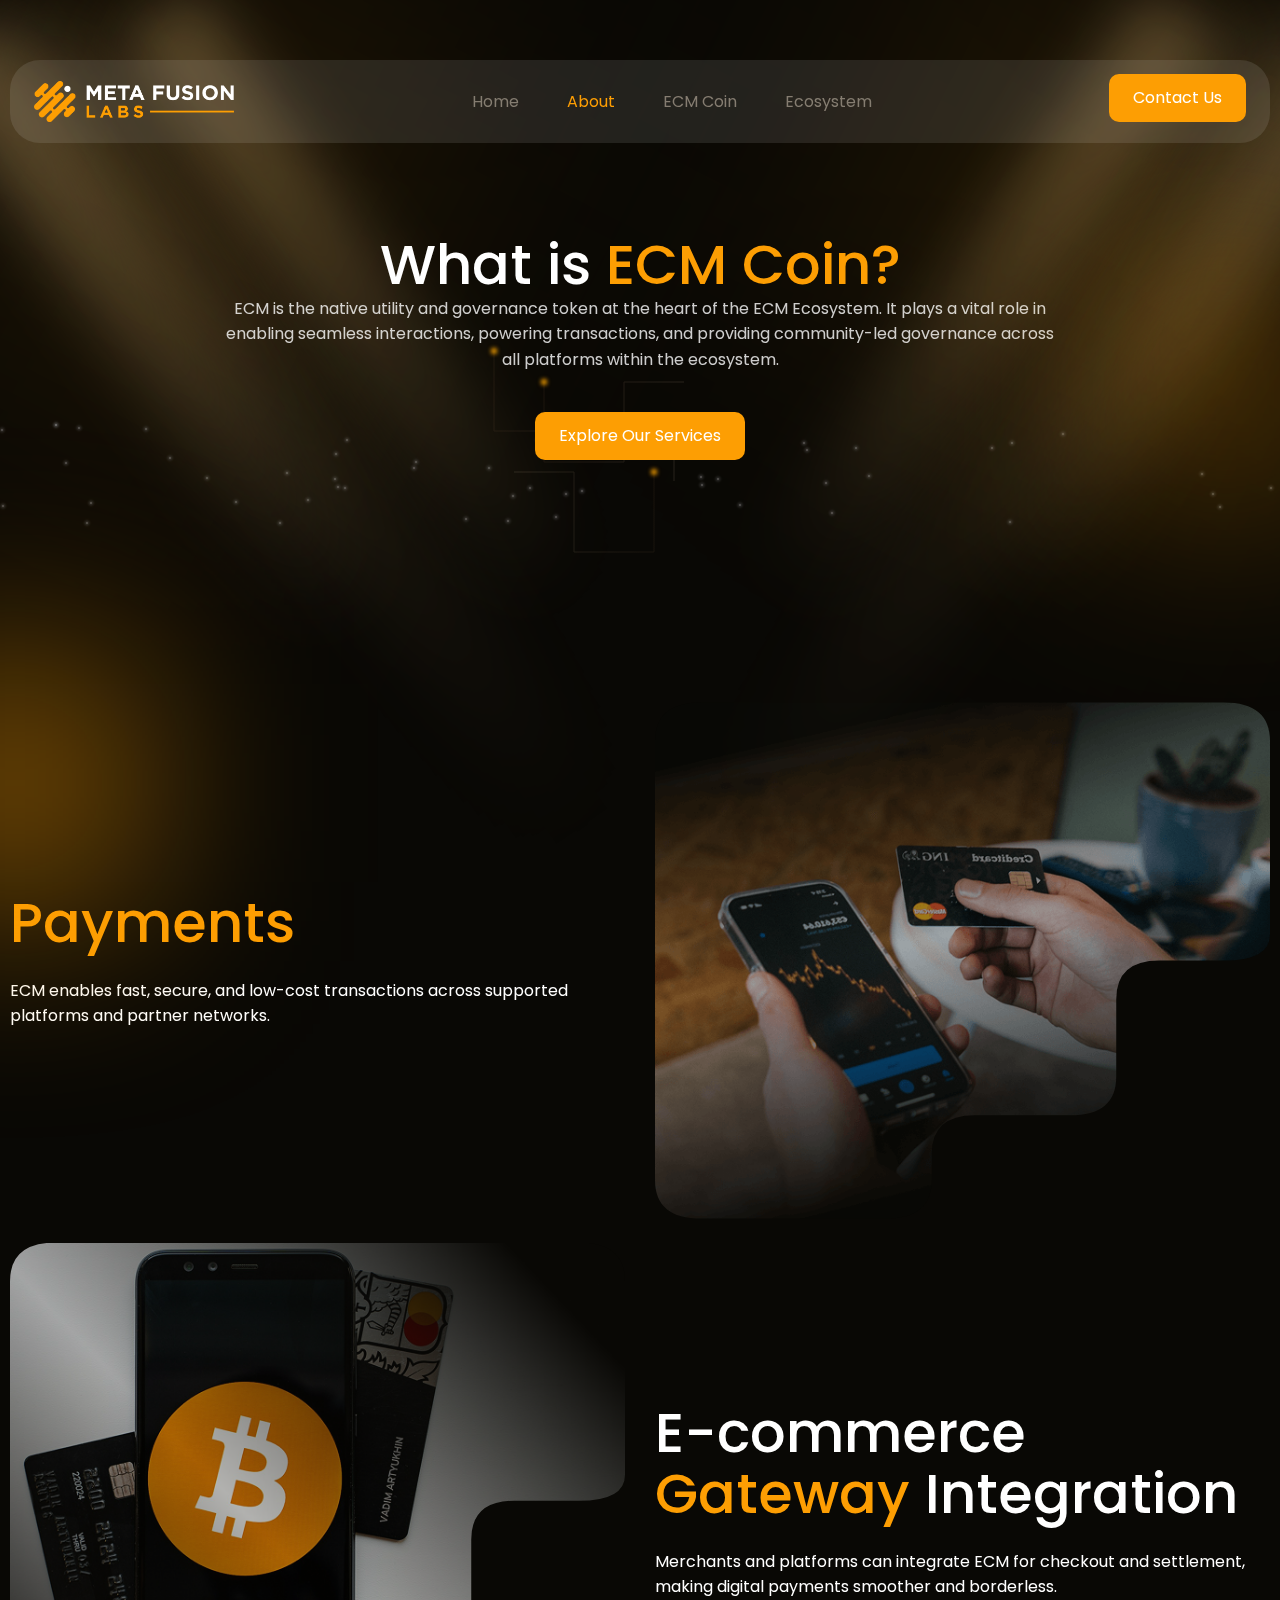
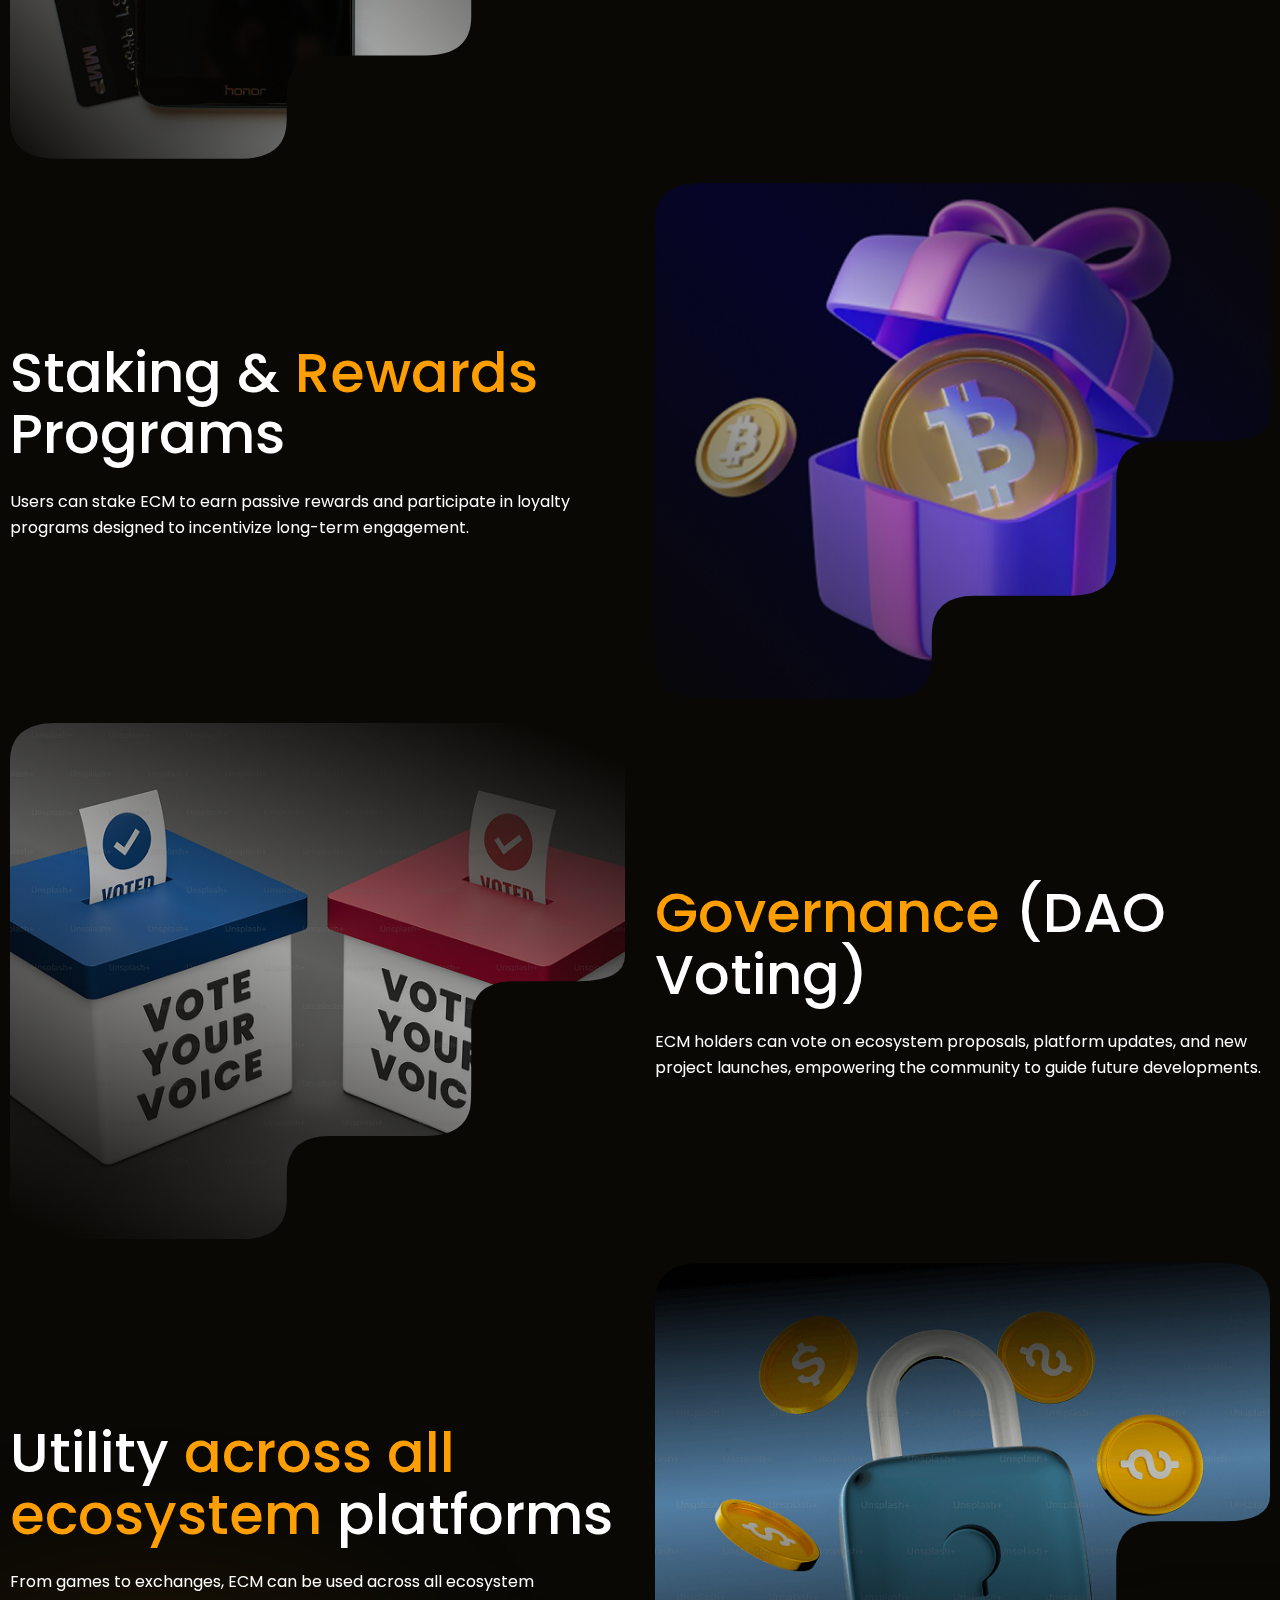
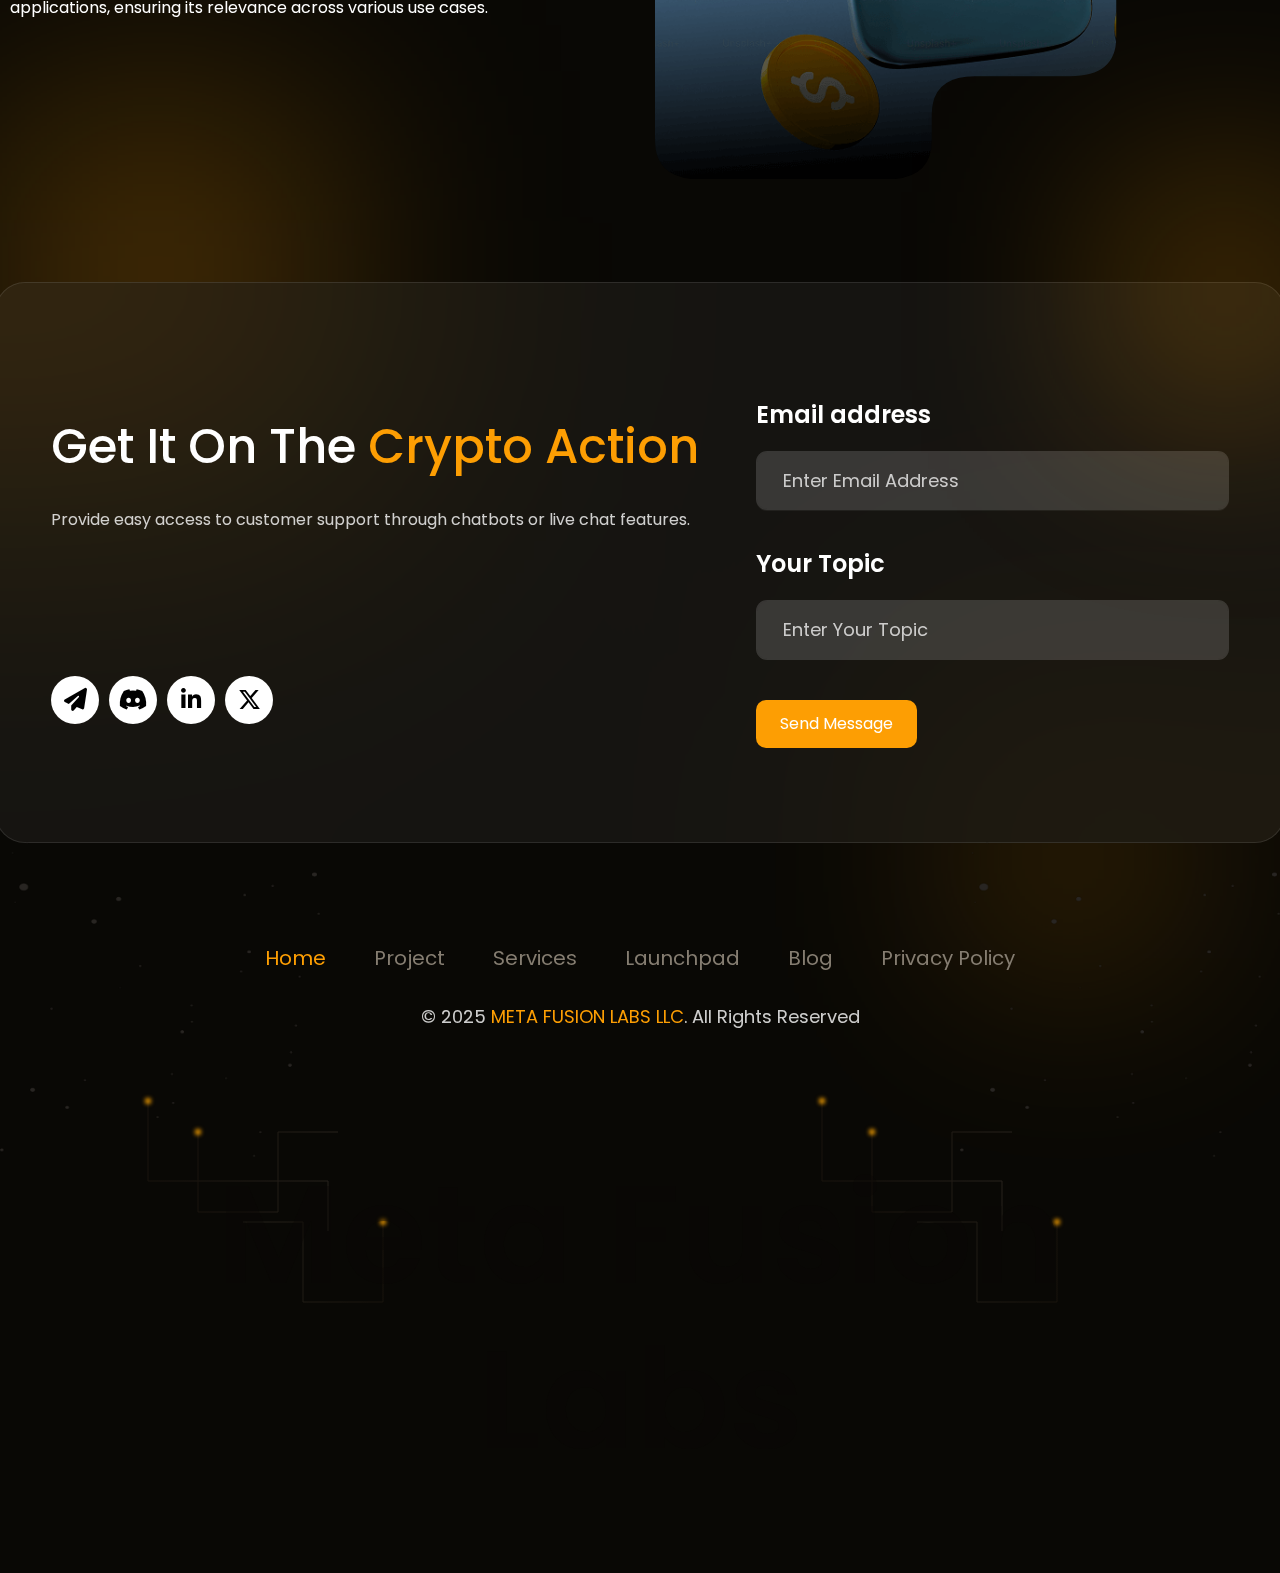
<file: ecm-coin.html>
<!DOCTYPE html>
<html lang="en">
  <head>
    <meta charset="utf-8" />
    <meta name="description" content="" />
    <meta name="viewport" content="width=device-width, initial-scale=1" />
    <meta property="og:title" content="" />
    <meta property="og:type" content="" />
    <meta property="og:url" content="" />
    <meta property="og:image" content="" />
    <title>Ecm Coin</title>
    <link rel="icon" href="assets/images/fav.png" />
    <!-- Bootstrap -->
    <link rel="stylesheet" href="assets/css/bootstrap.min.css" />
    <!-- Slider here -->
    <link rel="stylesheet" href="./assets/css/owl.carousel.min.css" />
    <link rel="stylesheet" href="./assets/css/owl.theme.default.min.css" />
    <!-- Fontawesome -->
    <link
      rel="stylesheet"
      href="https://cdnjs.cloudflare.com/ajax/libs/font-awesome/6.7.2/css/all.min.css"
    />
    <!-- Normalize -->
    <link rel="stylesheet" href="assets/css/normalize.css" />
    <!-- CSS Files -->
    <link rel="stylesheet" href="assets/css/style.css" />
    <link rel="stylesheet" href="assets/css/responsive.css" />
  </head>
  <body>
    <!--=====================  Start Header Area  ====================-->
    <header class="header-area">
      <div class="container">
        <div class="d-flex align-items-center justify-content-between header">
          <div class="logo">
            <a href="index.html"
              ><img src="assets/images/logo.png" alt="logo"
            /></a>
            <button class="mobile-bars">
              <i class="fa-solid fa-bars-staggered"></i>
            </button>
          </div>
          <div class="nav">
            <ul class="d-flex flex-lg-row flex-column align-items-center gx-4">
              <li><a class="nav-a" href="index.html">Home</a></li>
              <li><a class="nav-a active" href="about-us.html">About</a></li>
              <li><a class="nav-a" href="#">ECM Coin</a></li>
              <li><a class="nav-a" href="#">Ecosystem</a></li>
              <li class="desktop-none">
                <a href="#" class="btn-1">
                  Contact Us
                  <img src="assets/images/hero/btn-1-shape.png" alt="" />
                </a>
              </li>
            </ul>
          </div>
          <div class="header-btn mobile-none">
            <a href="#" class="btn-1">
              Contact Us
              <img src="assets/images/hero/btn-1-shape.png" alt="" />
            </a>
          </div>
        </div>
      </div>
    </header>
    <!--=====================  End Header Area  ====================-->
    <main class="main_area" style="overflow-x: hidden">
      <!--=====================  Start Hero Area  ====================-->
      <section
        class="hero-area position-relative particle-area"
        data-particles="50"
      >
        <span class="small-shadow small-shadow-left-1"></span>
        <span class="long-shadow long-shadow-left"></span>
        <span class="small-shadow small-shadow-left-2"></span>
        <span class="small-shadow small-shadow-right-1"></span>
        <span class="long-shadow long-shadow-right"></span>
        <span class="small-shadow small-shadow-right-2"></span>
        <span class="rectangle-shape rectangle-shape-right"></span>
        <span class="rectangle-shape rectangle-shape-left"></span>
        <!-- bar line -->
        <div class="bar-line-animation bar-line-animation-about-hero">
          <div class="svg-item">
            <svg width="100%" height="100%">
              <defs>
                <linearGradient
                  id="lineGradient"
                  x1="0%"
                  y1="0%"
                  x2="100%"
                  y2="0%"
                >
                  <stop offset="0%" stop-color="#19130D" />
                  <stop offset="100%" stop-color="#27221C" />
                </linearGradient>
              </defs>
              <path d="M20,20 V100 H200 V180 H180" class="path" />
              <circle r="3" class="dot motion-dot motion-dot-1" />
            </svg>
          </div>
          <div class="svg-item" style="margin-left: 50px; margin-top: -119px">
            <svg width="100%" height="100%">
              <defs>
                <linearGradient
                  id="lineGradient"
                  x1="0%"
                  y1="0%"
                  x2="100%"
                  y2="0%"
                >
                  <stop offset="0%" stop-color="#19130D" />
                  <stop offset="100%" stop-color="#27221C" />
                </linearGradient>
              </defs>
              <path d="M20,20 V100 H100 V20 H160" class="path" />
              <circle r="3" class="dot motion-dot motion-dot-2" />
            </svg>
          </div>
          <div
            class="svg-item"
            style="
              transform: rotateY(180deg);
              display: inline-block;
              margin-left: -100px;
              margin-top: -60px;
            "
          >
            <svg width="100%" height="100%">
              <defs>
                <linearGradient
                  id="lineGradient"
                  x1="0%"
                  y1="0%"
                  x2="100%"
                  y2="0%"
                >
                  <stop offset="0%" stop-color="#19130D" />
                  <stop offset="100%" stop-color="#27221C" />
                </linearGradient>
              </defs>
              <path d="M20,20 V100 H100 V20 H160" class="path" />
              <circle r="3" class="dot motion-dot motion-dot-2" />
            </svg>
          </div>
        </div>
        <div class="mission-content">
          <div class="container">
            <div class="row g-5">
              <div class="col-lg-8 offset-lg-2">
                <div class="about-us-section text-center">
                  <div class="common-section-title">
                    <h2 class="common-heading mt-24">
                     What is
                      <span class="primary-color">ECM Coin?</span>
                    </h2>
                    <p class="common-pragraph">
                      ECM is the native utility and governance token at the heart of the ECM Ecosystem. It plays a vital role in enabling seamless interactions, powering transactions, and providing community-led governance across all platforms within the ecosystem.
                    </p>
                  </div>
                  <a href="#" class="btn-1 mt-40">
                    Explore Our Services
                    <img src="assets/images/hero/btn-1-shape.png" alt="" />
                  </a>
                </div>
              </div>
          </div>
        </div>
         
        <div class="ellipse random-ellipse-2"></div>
      </section>
      <!--=====================  End Hero Area  ====================-->
      <!--=====================  End About Area  ====================-->
      <section class="about-area about-area-padding-bottom">
        <div class="container">
          <div class="about-content about-reverse">
            <div class="row gx-5 gy-4 align-items-center">
              <div class="col-lg-6">
                <div class="about-text">
                  <h2 class="text-left common-heading mt-24 primary-color">
                    Payments
                    
                  </h2>
                  <p class="mt-24">
                    ECM enables fast, secure, and low-cost transactions across supported platforms and partner networks.
                  </p>
                </div>
              </div>
              <div class="col-lg-6">
                <div class="shape-img">
                 <svg width="0" height="0">
                  <defs>
                    <clipPath id="customClip" clipPathUnits="objectBoundingBox">
                      <path d="
                        M0.075,0
                        H0.925
                        Q1,0 1,0.075
                        V0.45
                        Q1,0.5 0.925,0.5
                        H0.82
                        Q0.75,0.5 0.75,0.575
                        V0.725
                        Q0.75,0.8 0.675,0.8
                        H0.52
                        Q0.45,0.8 0.45,0.875
                        V0.925
                        Q0.45,1 0.375,1
                        H0.075
                        Q0,1 0,0.925
                        V0.075
                        Q0,0 0.075,0
                        Z" />
                    </clipPath>
                  </defs>
                </svg>

                <div class="clipped-border"></div>
                <div class="clipped-container"></div>
                  <div class="clipped-box">
                    <img src="assets/images/thumbnails/1.png" alt="Rounded ClipPath Image" />
                  </div>
                </div>
              </div>
            </div>
            <div class="row gx-5 gy-4 align-items-center">
              <div class="col-lg-6">
                <div class="shape-img">
                  <svg width="0" height="0">
                    <defs>
                      <clipPath id="customClip" clipPathUnits="objectBoundingBox">
                        <path d="
                          M0.075,0
                          H0.925
                          Q1,0 1,0.075
                          V0.45
                          Q1,0.5 0.925,0.5
                          H0.82
                          Q0.75,0.5 0.75,0.575
                          V0.725
                          Q0.75,0.8 0.675,0.8
                          H0.52
                          Q0.45,0.8 0.45,0.875
                          V0.925
                          Q0.45,1 0.375,1
                          H0.075
                          Q0,1 0,0.925
                          V0.075
                          Q0,0 0.075,0
                          Z" />
                      </clipPath>
                    </defs>
                  </svg>

                  <div class="clipped-box">
                    <img src="assets/images/thumbnails/2.png" alt="Rounded ClipPath Image" />
                  </div>
                </div>
              </div>
              <div class="col-lg-6">
                <div class="about-text">
                  <h2 class="text-left common-heading mt-24">
                    E-commerce 
                    <span class="primary-color">Gateway</span>
                    Integration
                   
                  </h2>
                  <p class="mt-24">
                    Merchants and platforms can integrate ECM for checkout and settlement, making digital payments smoother and borderless.
                  </p>
                </div>
              </div>
            </div>
            <div class="row gx-5 gy-4 align-items-center">
              <div class="col-lg-6">
                <div class="about-text">
                  <h2 class="text-left common-heading mt-24">
                   Staking & <span class="primary-color">Rewards</span> Programs
                    
                  </h2>
                  <p class="mt-24">
                    Users can stake ECM to earn passive rewards and participate in loyalty programs designed to incentivize long-term engagement.
                  </p>
                </div>
              </div>
              <div class="col-lg-6">
                <div class="shape-img">
                  <svg width="0" height="0">
                    <defs>
                      <clipPath id="customClip" clipPathUnits="objectBoundingBox">
                        <path d="
                          M0.075,0
                          H0.925
                          Q1,0 1,0.075
                          V0.45
                          Q1,0.5 0.925,0.5
                          H0.82
                          Q0.75,0.5 0.75,0.575
                          V0.725
                          Q0.75,0.8 0.675,0.8
                          H0.52
                          Q0.45,0.8 0.45,0.875
                          V0.925
                          Q0.45,1 0.375,1
                          H0.075
                          Q0,1 0,0.925
                          V0.075
                          Q0,0 0.075,0
                          Z" />
                      </clipPath>
                    </defs>
                  </svg>
                  <div class="clipped-box">
                    <img src="assets/images/thumbnails/3.png" alt="Rounded ClipPath Image" />
                  </div>
                </div>
              </div>
              
            </div>
            <div class="row gx-5 gy-4 align-items-center">
              <div class="col-lg-6">
                <div class="shape-img">
                  <svg width="0" height="0">
                    <defs>
                      <clipPath id="customClip" clipPathUnits="objectBoundingBox">
                        <path d="
                          M0.075,0
                          H0.925
                          Q1,0 1,0.075
                          V0.45
                          Q1,0.5 0.925,0.5
                          H0.82
                          Q0.75,0.5 0.75,0.575
                          V0.725
                          Q0.75,0.8 0.675,0.8
                          H0.52
                          Q0.45,0.8 0.45,0.875
                          V0.925
                          Q0.45,1 0.375,1
                          H0.075
                          Q0,1 0,0.925
                          V0.075
                          Q0,0 0.075,0
                          Z" />
                      </clipPath>
                    </defs>
                  </svg>

                  <div class="clipped-box">
                    <img src="assets/images/thumbnails/4.png" alt="Rounded ClipPath Image" />
                  </div>
                </div>
              </div>
              <div class="col-lg-6">
                <div class="about-text">
                  <h2 class="text-left common-heading mt-24">
                     
                    <span class="primary-color">Governance</span>
                     (DAO Voting)
                   
                  </h2>
                  <p class="mt-24">
                    ECM holders can vote on ecosystem proposals, platform updates, and new project launches, empowering the community to guide future developments.
                  </p>
                </div>
              </div>
            </div>
            <div class="row gx-5 gy-4 align-items-center">
              <div class="col-lg-6">
                <div class="about-text">
                  <h2 class="text-left common-heading mt-24">
                    Utility
                    <span class="primary-color">across all ecosystem </span>
                    platforms
                   
                  </h2>
                  <p class="mt-24">
                    From games to exchanges, ECM can be used across all ecosystem applications, ensuring its relevance across various use cases.
                  </p>
                </div>
              </div>
              <div class="col-lg-6">
                <div class="shape-img">
                  <svg width="0" height="0">
                    <defs>
                      <clipPath id="customClip" clipPathUnits="objectBoundingBox">
                        <path d="
                          M0.075,0
                          H0.925
                          Q1,0 1,0.075
                          V0.45
                          Q1,0.5 0.925,0.5
                          H0.82
                          Q0.75,0.5 0.75,0.575
                          V0.725
                          Q0.75,0.8 0.675,0.8
                          H0.52
                          Q0.45,0.8 0.45,0.875
                          V0.925
                          Q0.45,1 0.375,1
                          H0.075
                          Q0,1 0,0.925
                          V0.075
                          Q0,0 0.075,0
                          Z" />
                      </clipPath>
                    </defs>
                  </svg>

                  <div class="clipped-box">
                    <img src="assets/images/thumbnails/5.png" alt="Rounded ClipPath Image" />
                  </div>
                </div>
              </div>
              
            </div>
          </div>
        </div>
        <div class="ellipse random-ellipse-1"></div>
        <div class="ellipse random-ellipse-2"></div>
      </section>
      <!--=====================  End About Area  ====================-->
       
      <!--=====================  End Crypto Action Area  ====================-->
      <section class="form-area position-relative">
        <div class="ellipse ellipse-1"></div>
        <div class="container">
          <div class="form-text row g-5">
            <div class="col-xl-7 col-lg-6">
              <div class="form-text-left">
                <div class="form-text-header">
                  <h1 class="banner-heading-text">
                    Get It On The
                    <span class="primary-color">Crypto Action</span>
                  </h1>
                  <p>
                    Provide easy access to customer support through chatbots or
                    live chat features.
                  </p>
                </div>
                <div class="form-text-header">
                  <ul class="d-flex">
                    <li>
                      <a class="social-icon" href="#"
                        ><i class="fa-solid fa-paper-plane"></i
                      ></a>
                    </li>
                    <li>
                      <a class="social-icon" href="#"
                        ><i class="fa-brands fa-discord"></i
                      ></a>
                    </li>
                    <li>
                      <a class="social-icon" href="#"
                        ><i class="fa-brands fa-linkedin-in"></i
                      ></a>
                    </li>
                    <li>
                      <a class="social-icon" href="#"
                        ><i class="fa-brands fa-x-twitter"></i
                      ></a>
                    </li>
                  </ul>
                </div>
              </div>
            </div>
            <div class="col-xl-5 col-lg-6">
              <div class="form-text-right">
                <div class="form-group">
                  <label for="exampleInputEmail1" class="form-label"
                    >Email address</label
                  >
                  <input
                    type="email"
                    class="form-control"
                    placeholder="Enter Email Address"
                  />
                </div>
                <div class="form-group">
                  <label for="exampleInputEmail1" class="form-label"
                    >Your Topic</label
                  >
                  <input
                    type="text"
                    class="form-control"
                    placeholder="Enter Your Topic"
                  />
                </div>
                <a href="#" class="btn-1">
                  Send Message
                  <img src="assets/images/hero/btn-1-shape.png" alt="" />
                </a>
              </div>
            </div>
          </div>
        </div>
      </section>
      <!--=====================  End Crypto Action Area  ====================-->
    </main>
    <!--=====================  Start Footer Area  ====================-->
    <footer class="footer-area position-relative">
      <div class="ellipse ellipse-2"></div>
      <!-- bar line -->
      <div class="bar-line-animation bar-line-animation-3">
        <div class="svg-item">
          <svg width="100%" height="100%">
            <defs>
              <linearGradient
                id="lineGradient"
                x1="0%"
                y1="0%"
                x2="100%"
                y2="0%"
              >
                <stop offset="0%" stop-color="#19130D" />
                <stop offset="100%" stop-color="#27221C" />
              </linearGradient>
            </defs>
            <path d="M20,20 V100 H200 V180 H180" class="path" />
            <circle r="3" class="dot motion-dot motion-dot-1" />
          </svg>
        </div>
        <div class="svg-item" style="margin-left: 50px; margin-top: -119px">
          <svg width="100%" height="100%">
            <defs>
              <linearGradient
                id="lineGradient"
                x1="0%"
                y1="0%"
                x2="100%"
                y2="0%"
              >
                <stop offset="0%" stop-color="#19130D" />
                <stop offset="100%" stop-color="#27221C" />
              </linearGradient>
            </defs>
            <path d="M20,20 V100 H100 V20 H160" class="path" />
            <circle r="3" class="dot motion-dot motion-dot-2" />
          </svg>
        </div>
        <div
          class="svg-item"
          style="
            transform: rotateY(180deg);
            display: inline-block;
            margin-left: -100px;
            margin-top: -60px;
          "
        >
          <svg width="100%" height="100%">
            <defs>
              <linearGradient
                id="lineGradient"
                x1="0%"
                y1="0%"
                x2="100%"
                y2="0%"
              >
                <stop offset="0%" stop-color="#19130D" />
                <stop offset="100%" stop-color="#27221C" />
              </linearGradient>
            </defs>
            <path d="M20,20 V100 H100 V20 H160" class="path" />
            <circle r="3" class="dot motion-dot motion-dot-2" />
          </svg>
        </div>
      </div>
      <div class="bar-line-animation bar-line-animation-4">
        <div class="svg-item">
          <svg width="100%" height="100%">
            <defs>
              <linearGradient
                id="lineGradient"
                x1="0%"
                y1="0%"
                x2="100%"
                y2="0%"
              >
                <stop offset="0%" stop-color="#19130D" />
                <stop offset="100%" stop-color="#27221C" />
              </linearGradient>
            </defs>
            <path d="M20,20 V100 H200 V180 H180" class="path" />
            <circle r="3" class="dot motion-dot motion-dot-1" />
          </svg>
        </div>
        <div class="svg-item" style="margin-left: 50px; margin-top: -119px">
          <svg width="100%" height="100%">
            <defs>
              <linearGradient
                id="lineGradient"
                x1="0%"
                y1="0%"
                x2="100%"
                y2="0%"
              >
                <stop offset="0%" stop-color="#19130D" />
                <stop offset="100%" stop-color="#27221C" />
              </linearGradient>
            </defs>
            <path d="M20,20 V100 H100 V20 H160" class="path" />
            <circle r="3" class="dot motion-dot motion-dot-2" />
          </svg>
        </div>
        <div
          class="svg-item"
          style="
            transform: rotateY(180deg);
            display: inline-block;
            margin-left: -100px;
            margin-top: -60px;
          "
        >
          <svg width="100%" height="100%">
            <defs>
              <linearGradient
                id="lineGradient"
                x1="0%"
                y1="0%"
                x2="100%"
                y2="0%"
              >
                <stop offset="0%" stop-color="#19130D" />
                <stop offset="100%" stop-color="#27221C" />
              </linearGradient>
            </defs>
            <path d="M20,20 V100 H100 V20 H160" class="path" />
            <circle r="3" class="dot motion-dot motion-dot-2" />
          </svg>
        </div>
      </div>
      <div class="container">
        <div class="footer-menu">
          <ul
            class="d-flex align-items-center justify-content-center flex-wrap g-5"
          >
            <li><a class="footer-menu-item active" href="#">Home</a></li>
            <li><a class="footer-menu-item" href="#">Project</a></li>
            <li><a class="footer-menu-item" href="#">Services</a></li>
            <li><a class="footer-menu-item" href="#">Launchpad</a></li>
            <li><a class="footer-menu-item" href="#">Blog</a></li>
            <li>
              <a class="footer-menu-item" href="privacy.html">Privacy policy</a>
            </li>
          </ul>
        </div>
        <div class="footer-text mt-5">
          <p>
            &copy; 2025 <a href="#" class="color-fd9">META FUSION LABS LLC</a>.
            All Rights Reserved
          </p>
        </div>
        <div class="footer-companyname">
          <p class="company-name">Meta Fusion Labs</p>
        </div>
      </div>
    </footer>
    <!--=====================  End Footer Area  ====================-->
    <!-- ~~~~~~~~~~ JS Files ~~~~~~~~~~-->
    <!-- jQuery -->
    <script src="assets/js/jquery.min.js"></script>
    <script src="assets/js/popper.min.js"></script>
    <!-- Bootstrap -->
    <script src="assets/js/bootstrap.min.js"></script>
    <!-- Owl Carousel -->
    <script src="assets/js/owl.carousel.min.js"></script>
    <!-- Modernizr -->
    <script src="assets/js/modernizr-3.11.2.min.js"></script>
    <!-- Custom JS (Handed)-->
    <script src="assets/js/scripts.js"></script>
    <script>
      const areas = document.querySelectorAll(".particle-area");
      areas.forEach((area) => {
        area.style.position = "relative";
        const numParticles =
          parseInt(area.getAttribute("data-particles")) || 30;
        for (let i = 0; i < numParticles; i++) {
          const particle = document.createElement("div");
          particle.classList.add("particle");
          particle.style.left = Math.random() * 100 + "%";
          particle.style.top = 80 + Math.random() * 20 + "%";
          const duration = 4 + Math.random() * 4;
          const delay = Math.random() * 5;
          particle.style.animationDuration = `${duration}s`;
          particle.style.animationDelay = `${delay}s`;
          area.appendChild(particle);
        }
      });
    </script>
    <script>
      const listItems = document.querySelectorAll(".hero-logo ul li");
      const heroLogoSection = document.querySelector(".hero-logo");
      let intervalId = null;
      let hasStarted = false;
      function highlightRandomItem() {
        // Clear all first
        listItems.forEach((li) => li.classList.remove("active"));
        // Choose a random one
        const randomIndex = Math.floor(Math.random() * listItems.length);
        listItems[randomIndex].classList.add("active");
      }
      // Observe when .hero-logo enters the viewport
      const observer = new IntersectionObserver(
        (entries) => {
          entries.forEach((entry) => {
            if (entry.isIntersecting && !hasStarted) {
              hasStarted = true;
              highlightRandomItem();
              intervalId = setInterval(highlightRandomItem, 1500);
            }
          });
        },
        {
          threshold: 0.3,
        }
      );
      observer.observe(heroLogoSection);
    </script>
    <script>
      window.addEventListener("load", function () {
        setTimeout(() => {
          document.querySelector(".crypto-img").classList.add("animate");
        }, 1200);
      });
    </script>
  </body>
</html>
</file>
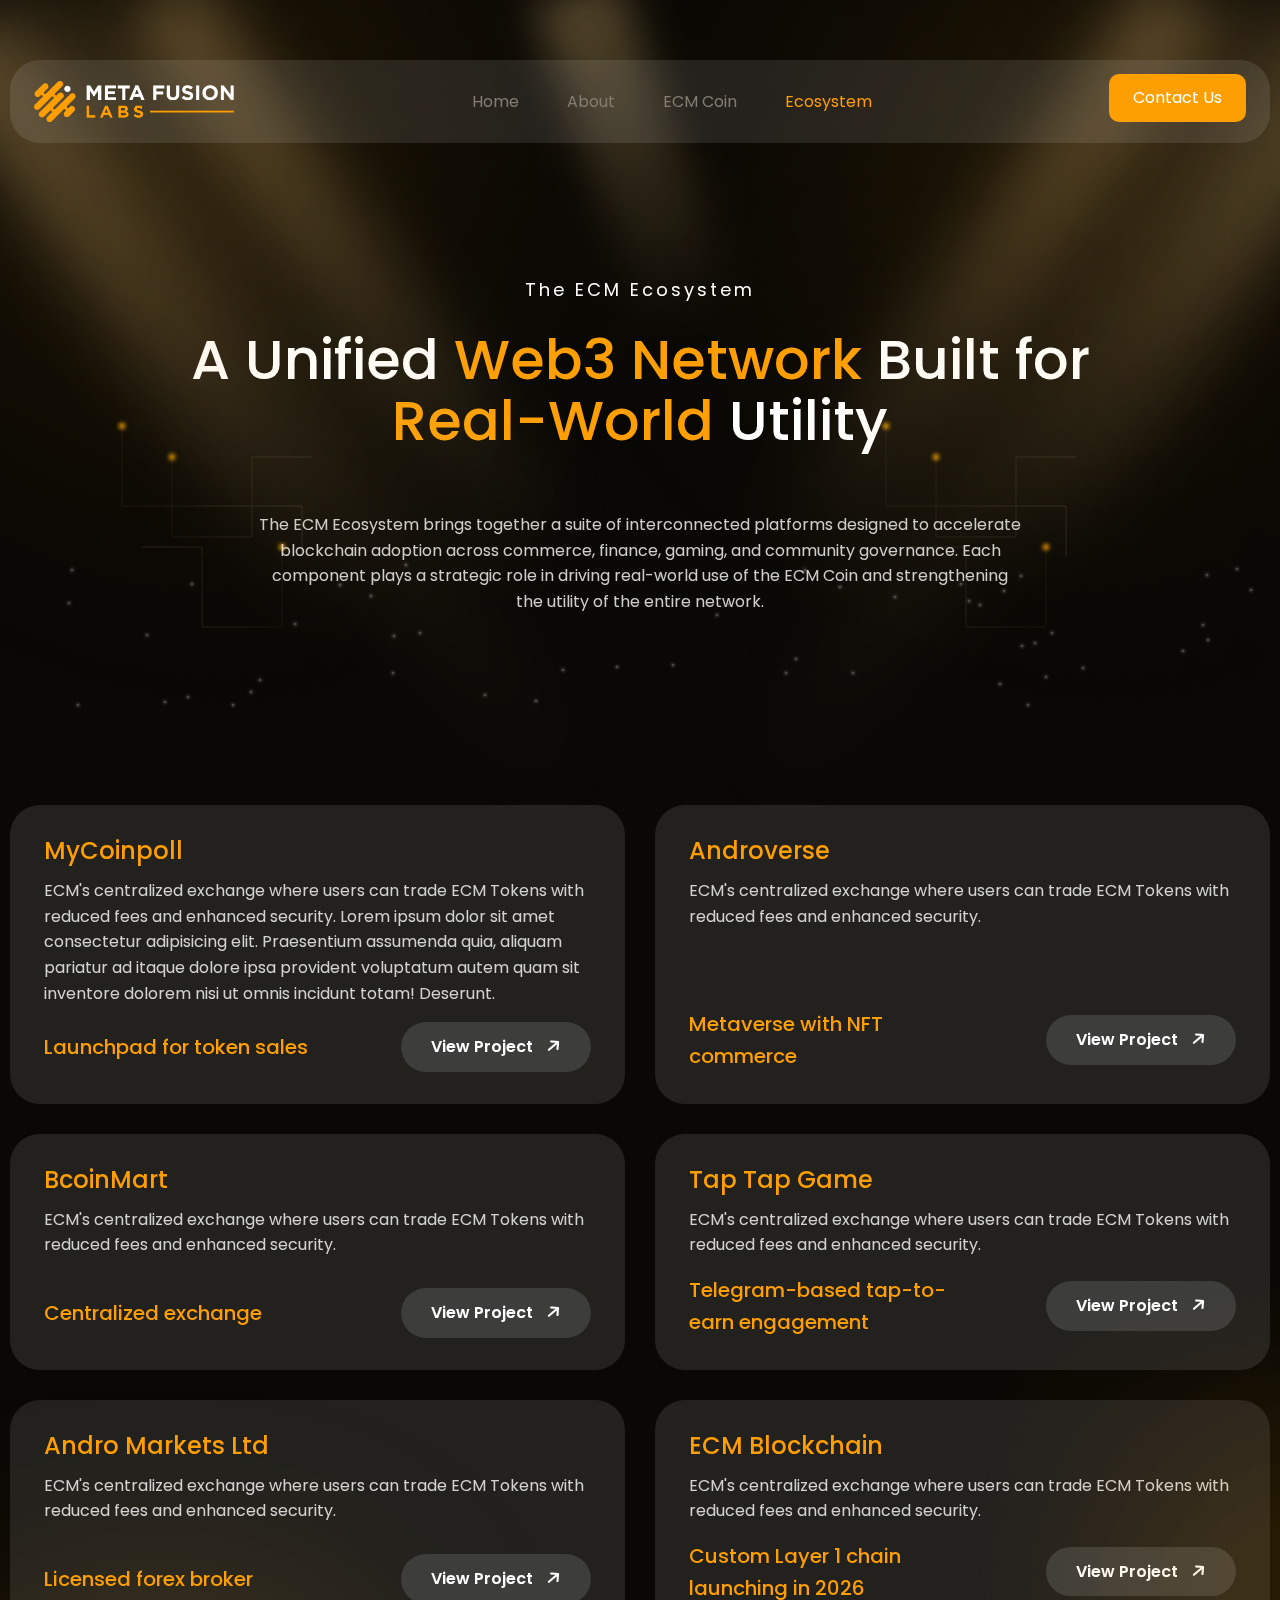
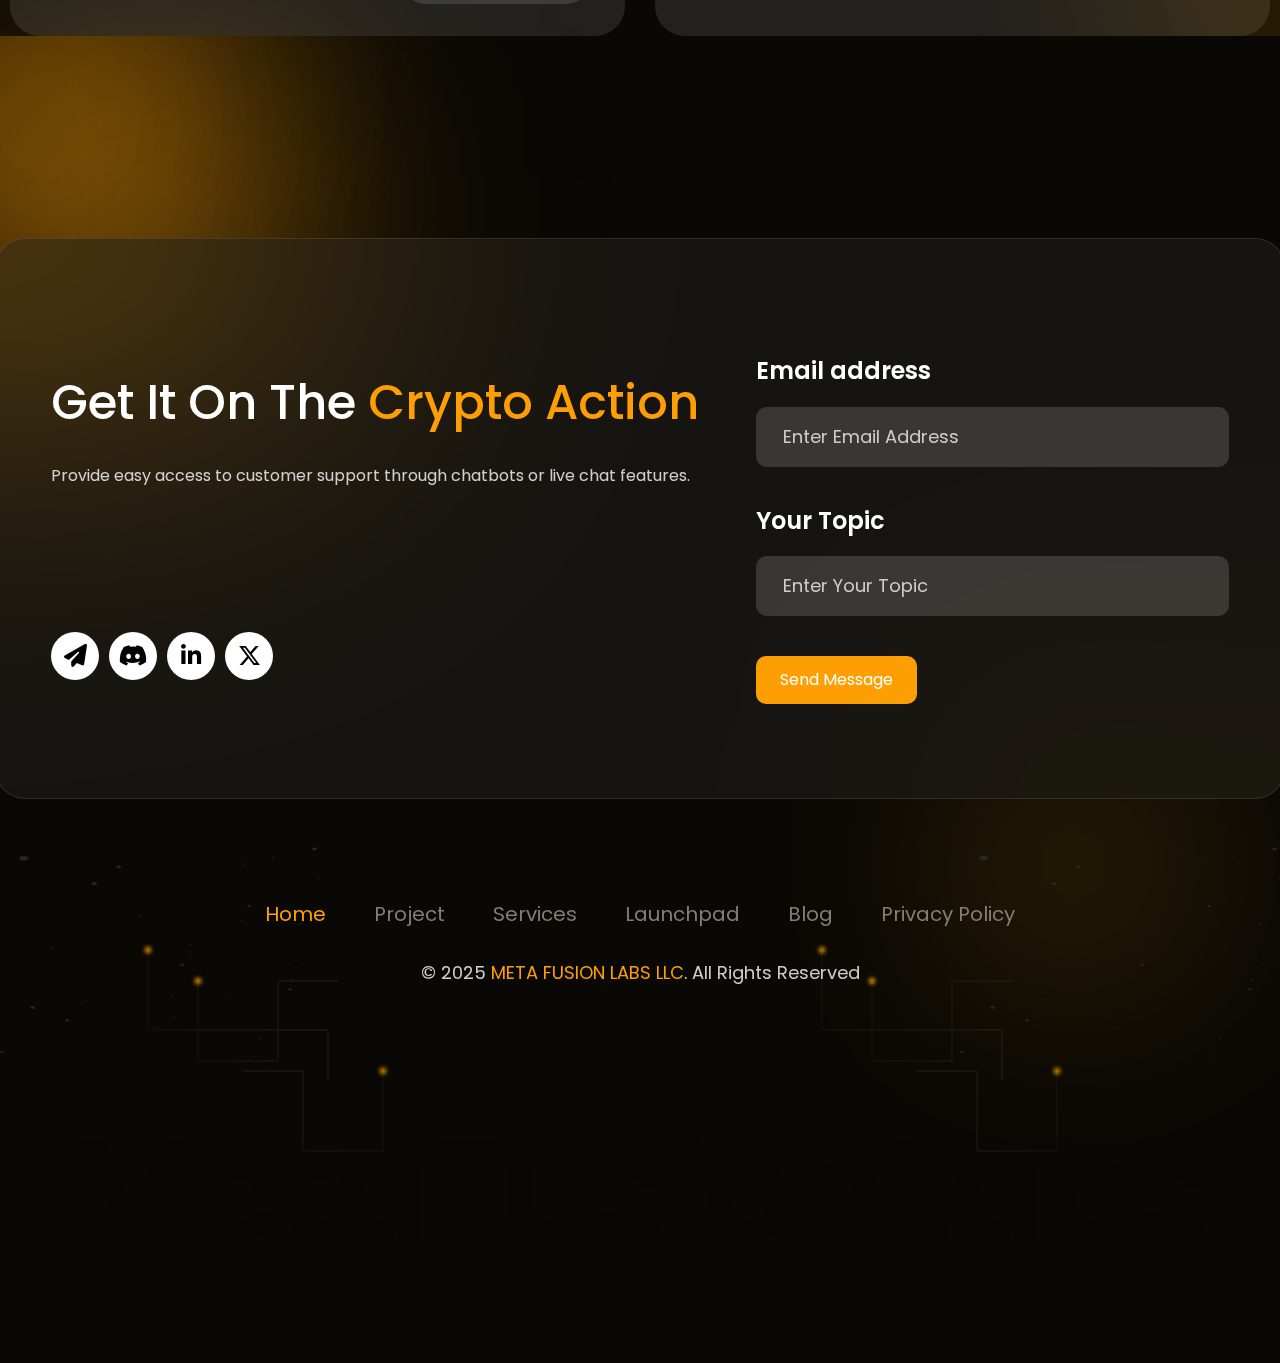
<file: eco-system.html>
<!DOCTYPE html>
<html lang="en">
  <head>
    <meta charset="utf-8" />
    <meta name="description" content="" />
    <meta name="viewport" content="width=device-width, initial-scale=1" />
    <meta property="og:title" content="" />
    <meta property="og:type" content="" />
    <meta property="og:url" content="" />
    <meta property="og:image" content="" />
    <title>Meta Fusion Labs</title>
    <link rel="icon" href="assets/images/fav.png" />
    <!-- Bootstrap -->
    <link rel="stylesheet" href="assets/css/bootstrap.min.css" />
    <!-- Slider here -->
    <link rel="stylesheet" href="./assets/css/owl.carousel.min.css" />
    <link rel="stylesheet" href="./assets/css/owl.theme.default.min.css" />
    <!-- Fontawesome -->
    <link
      rel="stylesheet"
      href="https://cdnjs.cloudflare.com/ajax/libs/font-awesome/6.7.2/css/all.min.css"
    />
    <!-- Normalize -->
    <link rel="stylesheet" href="assets/css/normalize.css" />
    <!-- CSS Files -->
    <link rel="stylesheet" href="assets/css/style.css" />
    <link rel="stylesheet" href="assets/css/responsive.css" />
  </head>
  <body>
    <!--=====================  Start Header Area  ====================-->
    <header class="header-area">
      <div class="container">
        <div class="d-flex align-items-center justify-content-between header">
          <div class="logo">
            <a href="index.html"
              ><img src="assets/images/logo.png" alt="logo"
            /></a>
            <button class="mobile-bars">
              <i class="fa-solid fa-bars-staggered"></i>
            </button>
          </div>
          <div class="nav">
            <ul class="d-flex flex-lg-row flex-column align-items-center gx-4">
              <li><a class="nav-a" href="index.html">Home</a></li>
              <li><a class="nav-a" href="about-us.html">About</a></li>
              <li><a class="nav-a" href="ecm-coin.html">ECM Coin</a></li>
              <li>
                <a class="nav-a active" href="eco-system.html">Ecosystem</a>
              </li>
              <li class="desktop-none">
                <a href="contact.html" class="btn-1">
                  Contact Us
                  <img src="assets/images/hero/btn-1-shape.png" alt="" />
                </a>
              </li>
            </ul>
          </div>
          <div class="header-btn mobile-none">
            <a href="contact.html" class="btn-1">
              Contact Us
              <img src="assets/images/hero/btn-1-shape.png" alt="" />
            </a>
          </div>
        </div>
      </div>
    </header>
    <!--=====================  End Header Area  ====================-->

    <main class="main_area" style="overflow-x: hidden">
      <!--=====================  Start Hero Area  ====================-->
      <section
        class="hero-area position-relative particle-area"
        data-particles="50"
      >
        <span class="small-shadow small-shadow-left-1"></span>
        <span class="small-shadow small-shadow-left-4"></span>
        <span class="long-shadow long-shadow-left"></span>
        <span class="small-shadow small-shadow-left-2"></span>
        <span class="small-shadow small-shadow-right-1"></span>
        <span class="long-shadow long-shadow-right"></span>
        <span class="small-shadow small-shadow-right-2"></span>
        <span class="rectangle-shape rectangle-shape-right"></span>
        <span class="rectangle-shape rectangle-shape-left"></span>
        <!-- bar line -->
        <div class="bar-line-animation bar-line-animation-1">
          <div class="svg-item">
            <svg width="100%" height="100%">
              <defs>
                <linearGradient
                  id="lineGradient"
                  x1="0%"
                  y1="0%"
                  x2="100%"
                  y2="0%"
                >
                  <stop offset="0%" stop-color="#19130D" />
                  <stop offset="100%" stop-color="#27221C" />
                </linearGradient>
              </defs>
              <path d="M20,20 V100 H200 V180 H180" class="path" />
              <circle r="3" class="dot motion-dot motion-dot-1" />
            </svg>
          </div>
          <div class="svg-item" style="margin-left: 50px; margin-top: -119px">
            <svg width="100%" height="100%">
              <defs>
                <linearGradient
                  id="lineGradient"
                  x1="0%"
                  y1="0%"
                  x2="100%"
                  y2="0%"
                >
                  <stop offset="0%" stop-color="#19130D" />
                  <stop offset="100%" stop-color="#27221C" />
                </linearGradient>
              </defs>
              <path d="M20,20 V100 H100 V20 H160" class="path" />
              <circle r="3" class="dot motion-dot motion-dot-2" />
            </svg>
          </div>
          <div
            class="svg-item"
            style="
              transform: rotateY(180deg);
              display: inline-block;
              margin-left: -100px;
              margin-top: -60px;
            "
          >
            <svg width="100%" height="100%">
              <defs>
                <linearGradient
                  id="lineGradient"
                  x1="0%"
                  y1="0%"
                  x2="100%"
                  y2="0%"
                >
                  <stop offset="0%" stop-color="#19130D" />
                  <stop offset="100%" stop-color="#27221C" />
                </linearGradient>
              </defs>
              <path d="M20,20 V100 H100 V20 H160" class="path" />
              <circle r="3" class="dot motion-dot motion-dot-2" />
            </svg>
          </div>
        </div>
        <div class="bar-line-animation bar-line-animation-2">
          <div class="svg-item">
            <svg width="100%" height="100%">
              <defs>
                <linearGradient
                  id="lineGradient"
                  x1="0%"
                  y1="0%"
                  x2="100%"
                  y2="0%"
                >
                  <stop offset="0%" stop-color="#19130D" />
                  <stop offset="100%" stop-color="#27221C" />
                </linearGradient>
              </defs>
              <path d="M20,20 V100 H200 V180 H180" class="path" />
              <circle r="3" class="dot motion-dot motion-dot-1" />
            </svg>
          </div>
          <div class="svg-item" style="margin-left: 50px; margin-top: -119px">
            <svg width="100%" height="100%">
              <defs>
                <linearGradient
                  id="lineGradient"
                  x1="0%"
                  y1="0%" 
                  x2="100%"
                  y2="0%"
                >
                  <stop offset="0%" stop-color="#19130D" />
                  <stop offset="100%" stop-color="#27221C" />
                </linearGradient>
              </defs>
              <path d="M20,20 V100 H100 V20 H160" class="path" />
              <circle r="3" class="dot motion-dot motion-dot-2" />
            </svg>
          </div>
          <div
            class="svg-item"
            style="
              transform: rotateY(180deg);
              display: inline-block;
              margin-left: -100px;
              margin-top: -60px;
            "
          >
            <svg width="100%" height="100%">
              <defs>
                <linearGradient
                  id="lineGradient"
                  x1="0%"
                  y1="0%"
                  x2="100%"
                  y2="0%"
                >
                  <stop offset="0%" stop-color="#19130D" />
                  <stop offset="100%" stop-color="#27221C" />
                </linearGradient>
              </defs>
              <path d="M20,20 V100 H100 V20 H160" class="path" />
              <circle r="3" class="dot motion-dot motion-dot-2" />
            </svg>
          </div>
        </div>
        <div class="container">
          <div class="hero-content pb-5">
            <div class="hero-crypto-text">
              <div class="common-section-title">
                <h6 class="common-top-title mt-66 text-center">
                  The ECM Ecosystem
                </h6>
                <div class="row">
                  <div class="col-lg-10 offset-lg-1">
                    <h2
                      class="text-center font-64 common-heading hero-header-title mt-24"
                    >
                      A Unified
                      <span class="primary-color">Web3 Network</span> Built for
                      <span class="primary-color">Real-World</span> Utility
                    </h2>
                  </div>
                </div>
                <p class="common-paragraph text-center mlr-0">
                  The ECM Ecosystem brings together a suite of interconnected
                  platforms designed to accelerate blockchain adoption across
                  commerce, finance, gaming, and community governance. Each
                  component plays a strategic role in driving real-world use of
                  the ECM Coin and strengthening the utility of the entire
                  network.
                </p>
              </div>
            </div>
          </div>
        </div>
      </section>

      <!--=====================  End Hero Area  ====================-->

      <!--=====================  Start Web3 Area  ====================-->
      <section class="web3-area section-padding">
        <div class="container">
          <div class="web3-content">
            <div class="row g-5">
              <div class="col-md-6">
                <div
                  class="single-web3 h-100 d-flex flex-column justify-content-between"
                >
                  <div>
                    <h5 class="mb-12 web3-h5">MyCoinpoll</h5>
                    <p class="mb-16">
                      ECM's centralized exchange where users can trade ECM
                      Tokens with reduced fees and enhanced security. Lorem
                      ipsum dolor sit amet consectetur adipisicing elit.
                      Praesentium assumenda quia, aliquam pariatur ad itaque
                      dolore ipsa provident voluptatum autem quam sit inventore
                      dolorem nisi ut omnis incidunt totam! Deserunt.
                    </p>
                  </div> 

                  <div
                    class="d-flex align-items-center justify-content-between flex-wrap g-20"
                  >
                    <p class="font-20 color-fd9">Launchpad for token sales</p>

                    <a href="#" class="btn-2"
                      >View Project <i class="fa-solid fa-arrow-right"></i
                    ></a>
                  </div>
                </div>
              </div>
              <div class="col-md-6">
                <div
                  class="single-web3 h-100 d-flex flex-column justify-content-between"
                >
                  <div>
                    <h5 class="mb-12 web3-h5">Androverse</h5>
                    <p class="mb-16">
                      ECM's centralized exchange where users can trade ECM
                      Tokens with reduced fees and enhanced security.
                    </p>
                  </div>

                  <div
                    class="d-flex align-items-center justify-content-between flex-wrap g-20"
                  >
                    <p class="font-20 color-fd9">Metaverse with NFT commerce</p>

                    <a href="#" class="btn-2"
                      >View Project <i class="fa-solid fa-arrow-right"></i
                    ></a>
                  </div>
                </div>
              </div>
              <div class="col-md-6">
                <div
                  class="single-web3 h-100 d-flex flex-column justify-content-between"
                >
                  <div>
                    <h5 class="mb-12 web3-h5">BcoinMart</h5>
                    <p class="mb-16">
                      ECM's centralized exchange where users can trade ECM
                      Tokens with reduced fees and enhanced security.
                    </p>
                  </div>

                  <div
                    class="d-flex align-items-center justify-content-between flex-wrap g-20"
                  >
                    <p class="font-20 color-fd9">Centralized exchange</p>

                    <a href="#" class="btn-2"
                      >View Project <i class="fa-solid fa-arrow-right"></i
                    ></a>
                  </div>
                </div>
              </div>
              <div class="col-md-6">
                <div
                  class="single-web3 h-100 d-flex flex-column justify-content-between"
                >
                  <div>
                    <h5 class="mb-12 web3-h5">Tap Tap Game</h5>
                    <p class="mb-16">
                      ECM's centralized exchange where users can trade ECM
                      Tokens with reduced fees and enhanced security.
                    </p>
                  </div>

                  <div
                    class="d-flex align-items-center justify-content-between flex-wrap g-20"
                  >
                    <p class="font-20 color-fd9">
                      Telegram-based tap-to-earn engagement
                    </p>

                    <a href="#" class="btn-2"
                      >View Project <i class="fa-solid fa-arrow-right"></i
                    ></a>
                  </div>
                </div>
              </div>
              <div class="col-md-6">
                <div
                  class="single-web3 h-100 d-flex flex-column justify-content-between"
                >
                  <div>
                    <h5 class="mb-12 web3-h5">Andro Markets Ltd</h5>
                    <p class="mb-16">
                      ECM's centralized exchange where users can trade ECM
                      Tokens with reduced fees and enhanced security.
                    </p>
                  </div>

                  <div
                    class="d-flex align-items-center justify-content-between flex-wrap g-20"
                  >
                    <p class="font-20 color-fd9">Licensed forex broker</p>

                    <a href="#" class="btn-2"
                      >View Project <i class="fa-solid fa-arrow-right"></i
                    ></a>
                  </div>
                </div>
              </div>
              <div class="col-md-6">
                <div
                  class="single-web3 h-100 d-flex flex-column justify-content-between"
                >
                  <div>
                    <h5 class="mb-12 web3-h5">ECM Blockchain</h5>
                    <p class="mb-16">
                      ECM's centralized exchange where users can trade ECM
                      Tokens with reduced fees and enhanced security.
                    </p>
                  </div>

                  <div
                    class="d-flex align-items-center justify-content-between flex-wrap g-20"
                  >
                    <p class="font-20 color-fd9">
                      Custom Layer 1 chain launching in 2026
                    </p>

                    <a href="#" class="btn-2"
                      >View Project <i class="fa-solid fa-arrow-right"></i
                    ></a>
                  </div>
                </div>
              </div>
            </div>
          </div>
        </div>
        <div class="about-shape">
          <div class="about-left">
            <img src="assets/images/about/left.png" alt="" />
          </div>
          <div class="about-right">
            <img src="assets/images/about/right.png" alt="" />
          </div>
        </div>
      </section>
      <!--=====================  End Web3 Area  ====================-->
      <!--=====================  End Crypto Action Area  ====================-->
      <section class="form-area position-relative">
        <div class="ellipse ellipse-1"></div>
        <div class="container">
          <div class="form-text row g-5">
            <div class="col-xl-7 col-lg-6">
              <div class="form-text-left">
                <div class="form-text-header">
                  <h1 class="banner-heading-text">
                    Get It On The
                    <span class="primary-color"> Crypto Action</span>
                  </h1>
                  <p>
                    Provide easy access to customer support through chatbots or
                    live chat features.
                  </p>
                </div>
                <div class="form-text-header">
                  <ul class="d-flex">
                    <li>
                      <a class="social-icon" href="#"
                        ><i class="fa-solid fa-paper-plane"></i>
                      </a>
                    </li>
                    <li>
                      <a class="social-icon" href="#"
                        ><i class="fa-brands fa-discord"></i
                      ></a>
                    </li>
                    <li>
                      <a class="social-icon" href="#"
                        ><i class="fa-brands fa-linkedin-in"></i
                      ></a>
                    </li>
                    <li>
                      <a class="social-icon" href="#"
                        ><i class="fa-brands fa-x-twitter"></i
                      ></a>
                    </li>
                  </ul>
                </div>
              </div>
            </div>
            <div class="col-xl-5 col-lg-6">
              <div class="form-text-right">
                <div class="form-group">
                  <label for="exampleInputEmail1" class="form-label"
                    >Email address</label
                  >
                  <input
                    type="email"
                    class="form-control"
                    placeholder="Enter Email Address"
                  />
                </div>
                <div class="form-group">
                  <label for="exampleInputEmail1" class="form-label"
                    >Your Topic</label
                  >
                  <input
                    type="text"
                    class="form-control"
                    placeholder="Enter Your Topic"
                  />
                </div>
                <a href="#" class="btn-1"
                  >Send Message
                  <img src="assets/images/hero/btn-1-shape.png" alt=""
                /></a>
              </div>
            </div>
          </div>
        </div>
      </section>
      <!--=====================  End Crypto Action Area  ====================-->
    </main>
    <!--=====================  Start Footer Area  ====================-->
    <footer class="footer-area position-relative">
      <div class="ellipse ellipse-2"></div>
      <!-- bar line -->
      <div class="bar-line-animation bar-line-animation-3">
        <div class="svg-item">
          <svg width="100%" height="100%">
            <defs>
              <linearGradient
                id="lineGradient"
                x1="0%"
                y1="0%"
                x2="100%"
                y2="0%"
              >
                <stop offset="0%" stop-color="#19130D" />
                <stop offset="100%" stop-color="#27221C" />
              </linearGradient>
            </defs>
            <path d="M20,20 V100 H200 V180 H180" class="path" />
            <circle r="3" class="dot motion-dot motion-dot-1" />
          </svg>
        </div>
        <div class="svg-item" style="margin-left: 50px; margin-top: -119px">
          <svg width="100%" height="100%">
            <defs>
              <linearGradient
                id="lineGradient"
                x1="0%"
                y1="0%"
                x2="100%"
                y2="0%"
              >
                <stop offset="0%" stop-color="#19130D" />
                <stop offset="100%" stop-color="#27221C" />
              </linearGradient>
            </defs>
            <path d="M20,20 V100 H100 V20 H160" class="path" />
            <circle r="3" class="dot motion-dot motion-dot-2" />
          </svg>
        </div>
        <div
          class="svg-item"
          style="
            transform: rotateY(180deg);
            display: inline-block;
            margin-left: -100px;
            margin-top: -60px;
          "
        >
          <svg width="100%" height="100%">
            <defs>
              <linearGradient
                id="lineGradient"
                x1="0%"
                y1="0%"
                x2="100%"
                y2="0%"
              >
                <stop offset="0%" stop-color="#19130D" />
                <stop offset="100%" stop-color="#27221C" />
              </linearGradient>
            </defs>
            <path d="M20,20 V100 H100 V20 H160" class="path" />
            <circle r="3" class="dot motion-dot motion-dot-2" />
          </svg>
        </div>
      </div>
      <div class="bar-line-animation bar-line-animation-4">
        <div class="svg-item">
          <svg width="100%" height="100%">
            <defs>
              <linearGradient
                id="lineGradient"
                x1="0%"
                y1="0%"
                x2="100%"
                y2="0%"
              >
                <stop offset="0%" stop-color="#19130D" />
                <stop offset="100%" stop-color="#27221C" />
              </linearGradient>
            </defs>
            <path d="M20,20 V100 H200 V180 H180" class="path" />
            <circle r="3" class="dot motion-dot motion-dot-1" />
          </svg>
        </div>
        <div class="svg-item" style="margin-left: 50px; margin-top: -119px">
          <svg width="100%" height="100%">
            <defs>
              <linearGradient
                id="lineGradient"
                x1="0%"
                y1="0%"
                x2="100%"
                y2="0%"
              >
                <stop offset="0%" stop-color="#19130D" />
                <stop offset="100%" stop-color="#27221C" />
              </linearGradient>
            </defs>
            <path d="M20,20 V100 H100 V20 H160" class="path" />
            <circle r="3" class="dot motion-dot motion-dot-2" />
          </svg>
        </div>
        <div
          class="svg-item"
          style="
            transform: rotateY(180deg);
            display: inline-block;
            margin-left: -100px;
            margin-top: -60px;
          "
        >
          <svg width="100%" height="100%">
            <defs>
              <linearGradient
                id="lineGradient"
                x1="0%"
                y1="0%"
                x2="100%"
                y2="0%"
              >
                <stop offset="0%" stop-color="#19130D" />
                <stop offset="100%" stop-color="#27221C" />
              </linearGradient>
            </defs>
            <path d="M20,20 V100 H100 V20 H160" class="path" />
            <circle r="3" class="dot motion-dot motion-dot-2" />
          </svg>
        </div>
      </div>
      <div class="container">
        <div class="footer-menu">
          <ul
            class="d-flex align-items-center justify-content-center flex-wrap g-5"
          >
            <li><a class="footer-menu-item active" href="#">Home</a></li>
            <li><a class="footer-menu-item" href="#">Project</a></li>
            <li><a class="footer-menu-item" href="#">Services</a></li>
            <li><a class="footer-menu-item" href="#">Launchpad</a></li>
            <li><a class="footer-menu-item" href="blog.html">Blog</a></li>
            <li>
              <a class="footer-menu-item" href="privacy.html">Privacy policy</a>
            </li>
          </ul>
        </div>
        <div class="footer-text mt-5">
          <p>
            &copy; 2025 <a href="#" class="color-fd9">META FUSION LABS LLC</a>.
            All Rights Reserved
          </p>
        </div>
        <div class="footer-companyname">
          <p class="company-name">MetaFusionLabs</p>
        </div>
      </div>
    </footer>
    <!--=====================  End Footer Area  ====================-->
    <!-- ~~~~~~~~~~ JS Files ~~~~~~~~~~-->
    <!-- jQuery -->
    <script src="assets/js/jquery.min.js"></script>
    <script src="assets/js/popper.min.js"></script>
    <!-- Bootstrap -->
    <script src="assets/js/bootstrap.min.js"></script>
    <!-- Owl Carousel -->
    <script src="assets/js/owl.carousel.min.js"></script>
    <!-- Modernizr -->
    <script src="assets/js/modernizr-3.11.2.min.js"></script>
    <!-- Custom JS (Handed)-->
    <script src="assets/js/scripts.js"></script>
    <script>
      const areas = document.querySelectorAll(".particle-area");

      areas.forEach((area) => {
        area.style.position = "relative";

        const numParticles =
          parseInt(area.getAttribute("data-particles")) || 30;

        for (let i = 0; i < numParticles; i++) {
          const particle = document.createElement("div");
          particle.classList.add("particle");

          particle.style.left = Math.random() * 100 + "%";
          particle.style.top = 80 + Math.random() * 20 + "%";

          const duration = 4 + Math.random() * 4;
          const delay = Math.random() * 5;
          particle.style.animationDuration = `${duration}s`;
          particle.style.animationDelay = `${delay}s`;
          area.appendChild(particle);
        }
      });
    </script>
  </body>
</html>
</file>
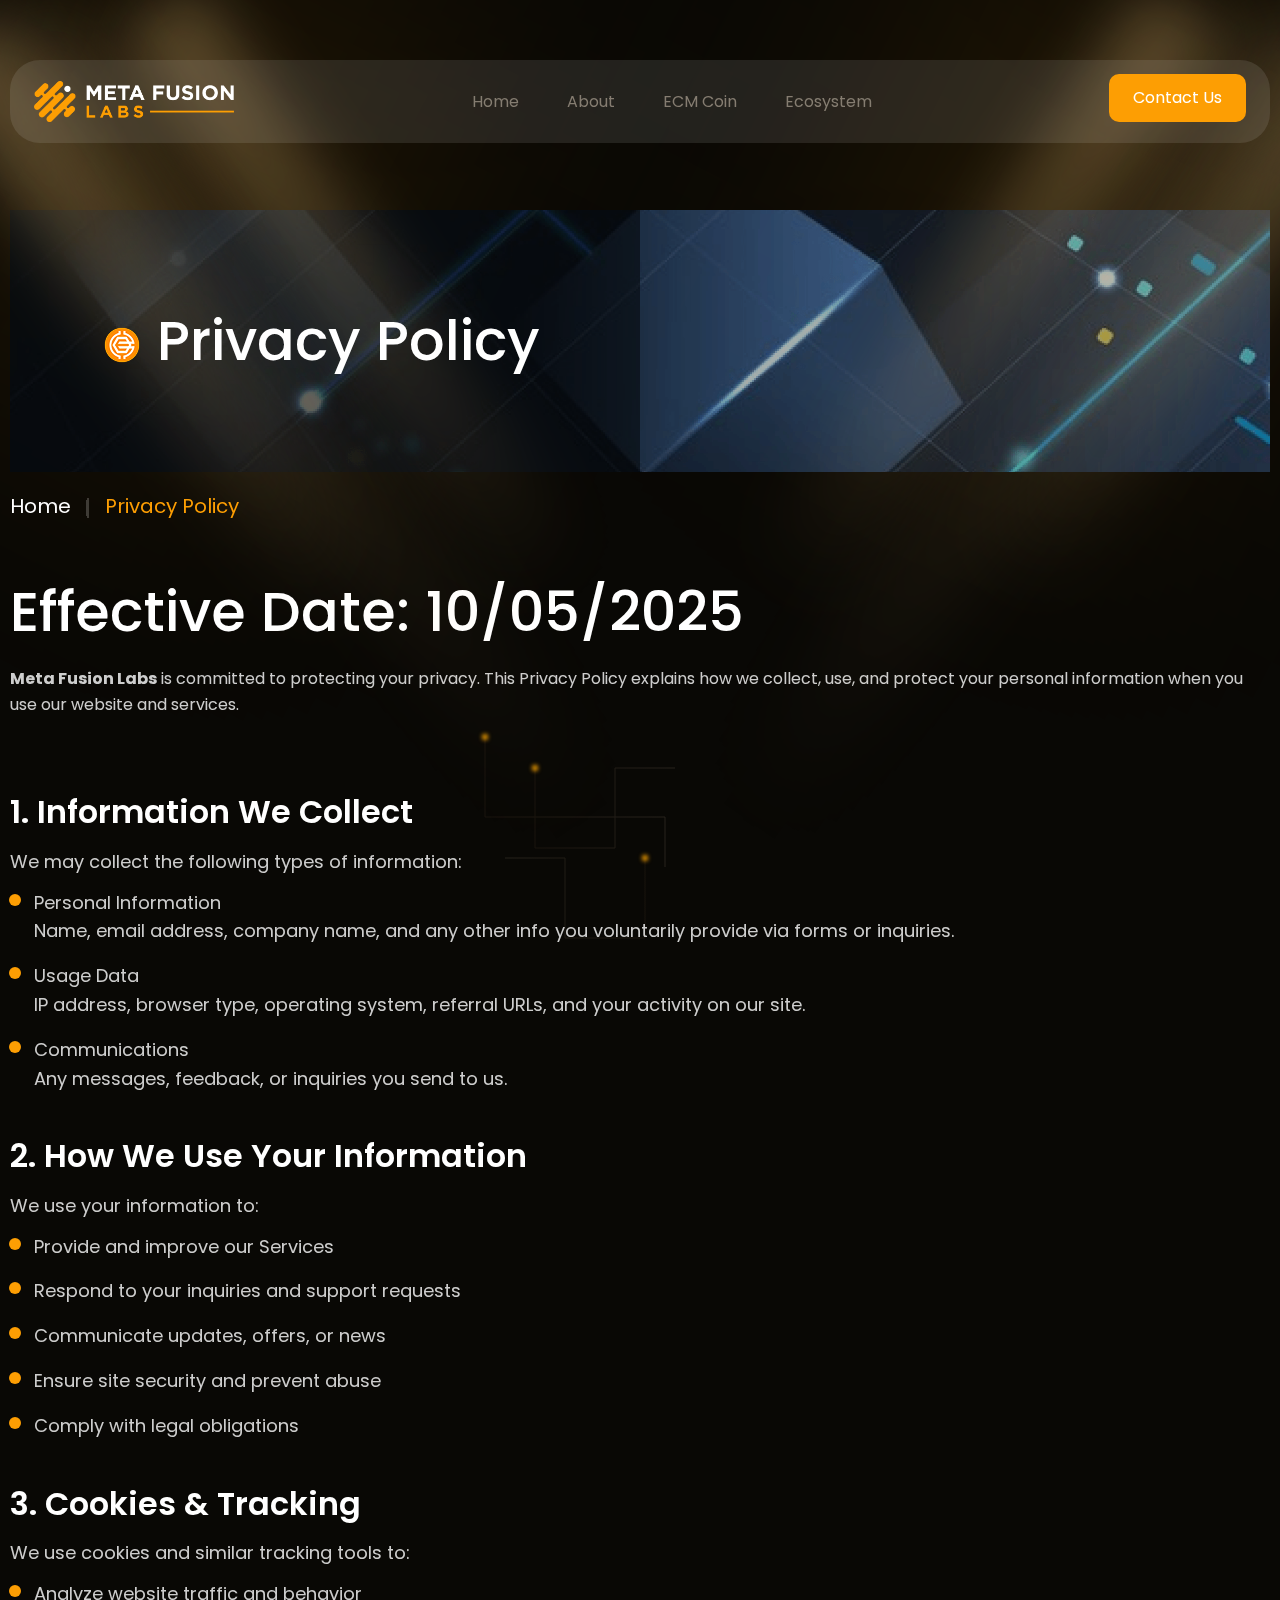
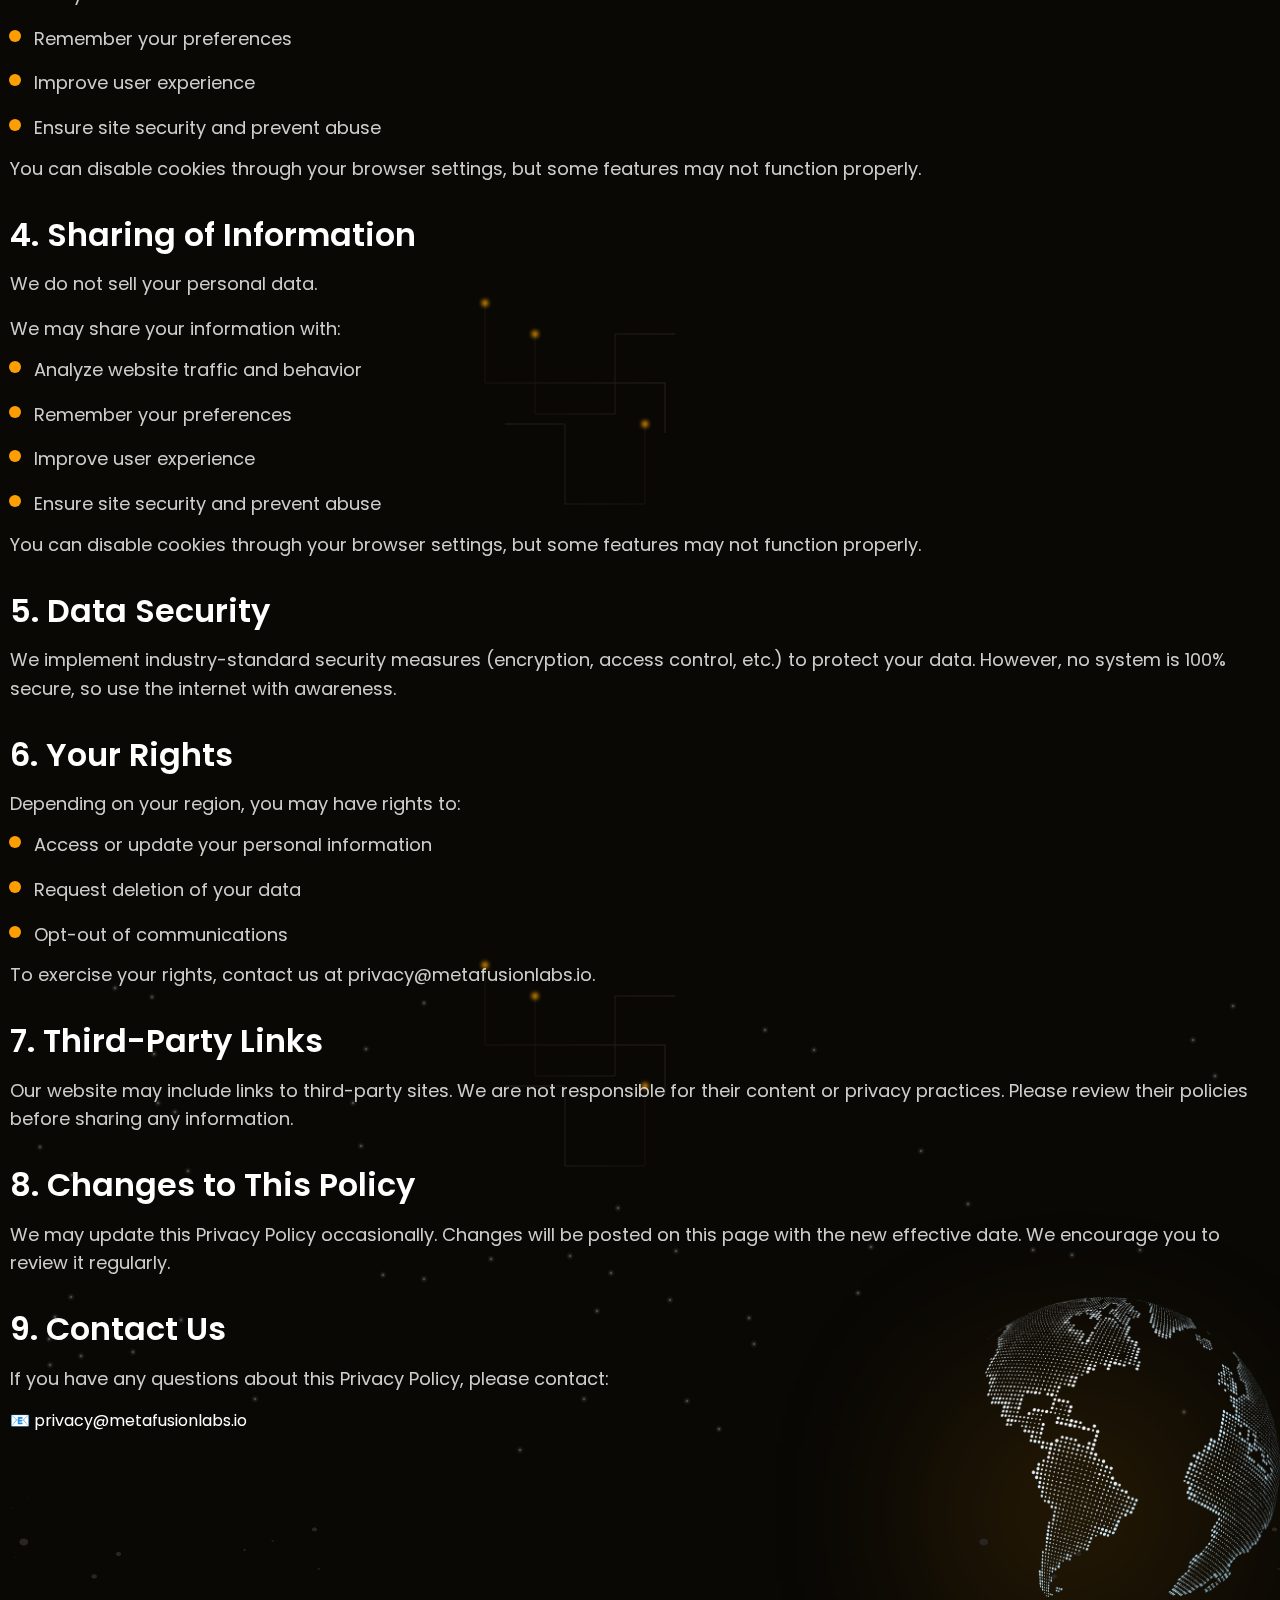
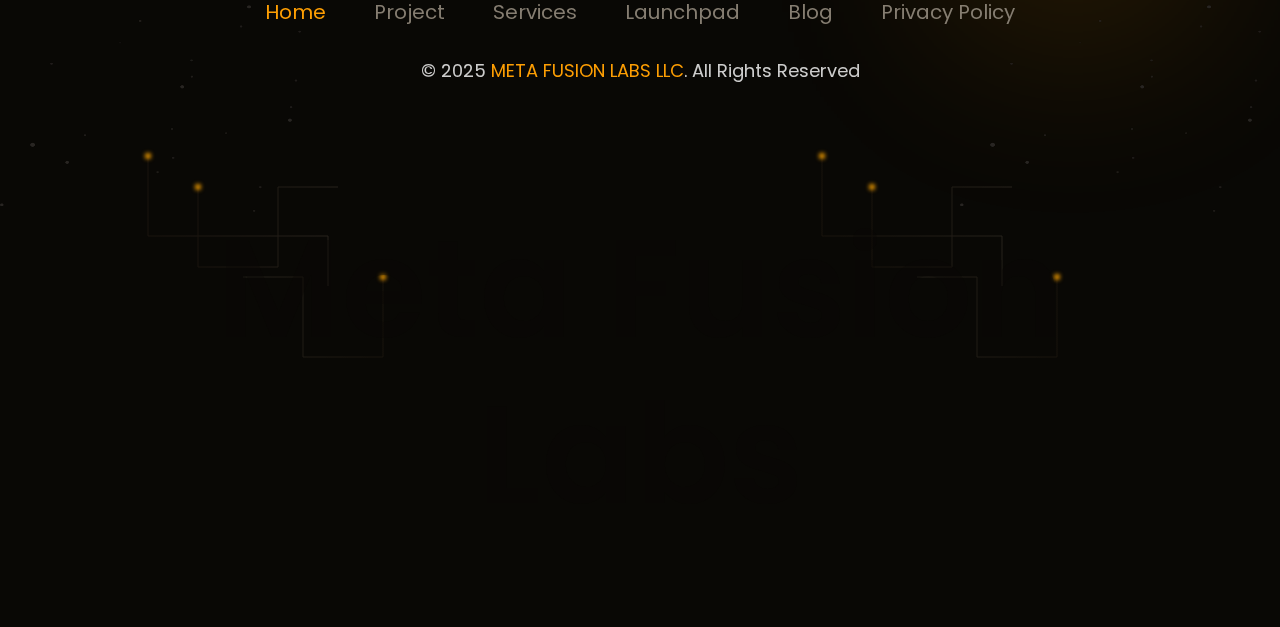
<file: privacy.html>
<!DOCTYPE html>
<html lang="en">
  <head>
    <meta charset="utf-8" />
    <meta name="description" content="" />
    <meta name="viewport" content="width=device-width, initial-scale=1" />
    <meta property="og:title" content="" />
    <meta property="og:type" content="" />
    <meta property="og:url" content="" />
    <meta property="og:image" content="" />
    <title>Privacy Policy</title>
    <link rel="icon" href="assets/images/fav.png" />
    <!-- Bootstrap -->
    <link rel="stylesheet" href="assets/css/bootstrap.min.css" />
    <!-- Slider here -->
    <link rel="stylesheet" href="./assets/css/owl.carousel.min.css" />
    <link rel="stylesheet" href="./assets/css/owl.theme.default.min.css" />
    <!-- Fontawesome -->
    <link rel="stylesheet" href="https://cdnjs.cloudflare.com/ajax/libs/font-awesome/6.7.2/css/all.min.css" />
    <!-- Normalize -->
    <link rel="stylesheet" href="assets/css/normalize.css" />
    <!-- CSS Files -->
    <link rel="stylesheet" href="assets/css/style.css" />
    <link rel="stylesheet" href="assets/css/responsive.css" />
  </head>
  <body>
    <!--=====================  Start Header Area  ====================-->
    <header class="header-area">
      <div class="container">
        <div class="d-flex align-items-center justify-content-between header">
          <div class="logo">
            <a href="index.html"><img src="assets/images/logo.png" alt="logo" /></a>
            <button class="mobile-bars"><i class="fa-solid fa-bars-staggered"></i></button>
          </div>
          <div class="nav">
            <ul class="d-flex flex-lg-row flex-column align-items-center gx-4">
              <li><a class="nav-a " href="index.html">Home</a></li>
              <li><a class="nav-a" href="about-us.html">About</a></li>
              <li><a class="nav-a" href="#">ECM Coin</a></li>
              <li><a class="nav-a" href="#">Ecosystem</a></li>
              <li class="desktop-none">
                <a href="#" class="btn-1">
                  Contact Us
                  <img src="assets/images/hero/btn-1-shape.png" alt="" />
                </a>
              </li>
            </ul>
          </div>
          <div class="header-btn mobile-none">
            <a href="#" class="btn-1">
              Contact Us
              <img src="assets/images/hero/btn-1-shape.png" alt="" />
            </a>
          </div>
        </div>
      </div>
    </header>
    <!--=====================  End Header Area  ====================-->
    <main class="main_area" style="overflow-x: hidden">
      <!--=====================  Start Hero Area  ====================-->
      <section class="hero-area position-relative">
        <span class="small-shadow small-shadow-left-1"></span> 
        <span class="long-shadow long-shadow-left"></span>
        <span class="small-shadow small-shadow-left-2"></span>
        <span class="small-shadow small-shadow-right-1"></span>
        <span class="long-shadow long-shadow-right"></span>
        <span class="small-shadow small-shadow-right-2"></span>
        <span class="rectangle-shape rectangle-shape-right"></span>
        <span class="rectangle-shape rectangle-shape-left"></span>
        <div class="container">
          <div class="privacy-content">
            <div class="row">
              <div class="col-lg-6">
                <div class="pricacy-text">
                  <h2 class="font-64 common-heading hero-header-title">
                    <img class="privacy-logo" src="./assets/images/privacy/privacylogo.png" alt="logo" />
                    Privacy Policy
                  </h2>
                </div>
              </div>
              <div class="col-lg-6"></div>
            </div>
          </div>
          <ul class="pagination">
            <li><a href="index.html">Home</a></li>
            <li><span class="breadcrumb-line"></span></li>
            <li><a href="privacy.html">Privacy Policy</a></li>
          </ul>
        </div>
      </section>
      <!--=====================  End Hero Area  ====================-->
      <section class="policy-area section-padding">
        <div class="policy-map">
          <img src="./assets/images/privacy/map.png" alt="photos" />
        </div>
        <div class="container">
          <div class="policy-info-header">
            <h2 class="font-64 common-heading hero-header-title">Effective Date: 10/05/2025</h2>
            <p>
              <b>Meta Fusion Labs</b>
              is committed to protecting your privacy. This Privacy Policy explains how we collect, use, and protect
              your personal information when you use our website and services.
            </p>
          </div>
          <div class="single-item-policy-main particle-area" data-particles="50">
            <div class="animtion-place-main">
              <div class="bar-line-animation bar-line-animation-5">
                <div class="svg-item">
                  <svg width="100%" height="100%">
                    <defs>
                      <linearGradient id="lineGradient" x1="0%" y1="0%" x2="100%" y2="0%">
                        <stop offset="0%" stop-color="#19130D" />
                        <stop offset="100%" stop-color="#27221C" />
                      </linearGradient>
                    </defs>
                    <path d="M20,20 V100 H200 V180 H180" class="path" />
                    <circle r="3" class="dot motion-dot motion-dot-1" />
                  </svg>
                </div>
                <div class="svg-item" style="margin-left: 50px; margin-top: -119px">
                  <svg width="100%" height="100%">
                    <defs>
                      <linearGradient id="lineGradient" x1="0%" y1="0%" x2="100%" y2="0%">
                        <stop offset="0%" stop-color="#19130D" />
                        <stop offset="100%" stop-color="#27221C" />
                      </linearGradient>
                    </defs>
                    <path d="M20,20 V100 H100 V20 H160" class="path" />
                    <circle r="3" class="dot motion-dot motion-dot-2" />
                  </svg>
                </div>
                <div
                  class="svg-item"
                  style="transform: rotateY(180deg); display: inline-block; margin-left: -100px; margin-top: -60px"
                >
                  <svg width="100%" height="100%">
                    <defs>
                      <linearGradient id="lineGradient" x1="0%" y1="0%" x2="100%" y2="0%">
                        <stop offset="0%" stop-color="#19130D" />
                        <stop offset="100%" stop-color="#27221C" />
                      </linearGradient>
                    </defs>
                    <path d="M20,20 V100 H100 V20 H160" class="path" />
                    <circle r="3" class="dot motion-dot motion-dot-2" />
                  </svg>
                </div>
              </div>
              <div class="bar-line-animation bar-line-animation-6">
                <div class="svg-item">
                  <svg width="100%" height="100%">
                    <defs>
                      <linearGradient id="lineGradient" x1="0%" y1="0%" x2="100%" y2="0%">
                        <stop offset="0%" stop-color="#19130D" />
                        <stop offset="100%" stop-color="#27221C" />
                      </linearGradient>
                    </defs>
                    <path d="M20,20 V100 H200 V180 H180" class="path" />
                    <circle r="3" class="dot motion-dot motion-dot-1" />
                  </svg>
                </div>
                <div class="svg-item" style="margin-left: 50px; margin-top: -119px">
                  <svg width="100%" height="100%">
                    <defs>
                      <linearGradient id="lineGradient" x1="0%" y1="0%" x2="100%" y2="0%">
                        <stop offset="0%" stop-color="#19130D" />
                        <stop offset="100%" stop-color="#27221C" />
                      </linearGradient>
                    </defs>
                    <path d="M20,20 V100 H100 V20 H160" class="path" />
                    <circle r="3" class="dot motion-dot motion-dot-2" />
                  </svg>
                </div>
                <div
                  class="svg-item"
                  style="transform: rotateY(180deg); display: inline-block; margin-left: -100px; margin-top: -60px"
                >
                  <svg width="100%" height="100%">
                    <defs>
                      <linearGradient id="lineGradient" x1="0%" y1="0%" x2="100%" y2="0%">
                        <stop offset="0%" stop-color="#19130D" />
                        <stop offset="100%" stop-color="#27221C" />
                      </linearGradient>
                    </defs>
                    <path d="M20,20 V100 H100 V20 H160" class="path" />
                    <circle r="3" class="dot motion-dot motion-dot-2" />
                  </svg>
                </div>
              </div>
              <div class="bar-line-animation bar-line-animation-7">
                <div class="svg-item">
                  <svg width="100%" height="100%">
                    <defs>
                      <linearGradient id="lineGradient" x1="0%" y1="0%" x2="100%" y2="0%">
                        <stop offset="0%" stop-color="#19130D" />
                        <stop offset="100%" stop-color="#27221C" />
                      </linearGradient>
                    </defs>
                    <path d="M20,20 V100 H200 V180 H180" class="path" />
                    <circle r="3" class="dot motion-dot motion-dot-1" />
                  </svg>
                </div>
                <div class="svg-item" style="margin-left: 50px; margin-top: -119px">
                  <svg width="100%" height="100%">
                    <defs>
                      <linearGradient id="lineGradient" x1="0%" y1="0%" x2="100%" y2="0%">
                        <stop offset="0%" stop-color="#19130D" />
                        <stop offset="100%" stop-color="#27221C" />
                      </linearGradient>
                    </defs>
                    <path d="M20,20 V100 H100 V20 H160" class="path" />
                    <circle r="3" class="dot motion-dot motion-dot-2" />
                  </svg>
                </div>
                <div
                  class="svg-item"
                  style="transform: rotateY(180deg); display: inline-block; margin-left: -100px; margin-top: -60px"
                >
                  <svg width="100%" height="100%">
                    <defs>
                      <linearGradient id="lineGradient" x1="0%" y1="0%" x2="100%" y2="0%">
                        <stop offset="0%" stop-color="#19130D" />
                        <stop offset="100%" stop-color="#27221C" />
                      </linearGradient>
                    </defs>
                    <path d="M20,20 V100 H100 V20 H160" class="path" />
                    <circle r="3" class="dot motion-dot motion-dot-2" />
                  </svg>
                </div>
              </div>
            </div>

            <!-- End animation  -->
            <!-- 1. single item start  -->
            <div class="single-item-policy">
              <div class="policy-item-header">
                <h3 class="single-item-policy-header">1. Information We Collect</h3>
                <p class="single-item-policy-text">We may collect the following types of information:</p>
              </div>
              <ul class="policy-list">
                <li>
                  <span>Personal Information</span>
                  Name, email address, company name, and any other info you voluntarily provide via forms or inquiries.
                </li>
                <li>
                  <span>Usage Data</span>
                  IP address, browser type, operating system, referral URLs, and your activity on our site.
                </li>
                <li>
                  <span>Communications</span>
                  Any messages, feedback, or inquiries you send to us.
                </li>
              </ul>
            </div>
            <!-- 2. single item start  -->
            <div class="single-item-policy">
              <div class="policy-item-header">
                <h3 class="single-item-policy-header">2. How We Use Your Information</h3>
                <p class="single-item-policy-text">We use your information to:</p>
              </div>
              <ul class="policy-list">
                <li>Provide and improve our Services</li>
                <li>Respond to your inquiries and support requests</li>
                <li>Communicate updates, offers, or news</li>
                <li>Ensure site security and prevent abuse</li>
                <li>Comply with legal obligations</li>
              </ul>
            </div>
            <!-- 3. single item start  -->
            <div class="single-item-policy">
              <div class="policy-item-header">
                <h3 class="single-item-policy-header">3. Cookies & Tracking</h3>
                <p class="single-item-policy-text">We use cookies and similar tracking tools to:</p>
              </div>
              <ul class="policy-list">
                <li>Analyze website traffic and behavior</li>
                <li>Remember your preferences</li>
                <li>Improve user experience</li>
                <li>Ensure site security and prevent abuse</li>
              </ul>
              <p class="single-item-policy-text">
                You can disable cookies through your browser settings, but some features may not function properly.
              </p>
            </div>
            <!-- 4. single item start  -->
            <div class="single-item-policy">
              <div class="policy-item-header">
                <h3 class="single-item-policy-header">4. Sharing of Information</h3>
                <p class="single-item-policy-text">We do not sell your personal data.</p>
                <p class="single-item-policy-text">We may share your information with:</p>
              </div>
              <ul class="policy-list">
                <li>Analyze website traffic and behavior</li>
                <li>Remember your preferences</li>
                <li>Improve user experience</li>
                <li>Ensure site security and prevent abuse</li>
              </ul>
              <p class="single-item-policy-text">
                You can disable cookies through your browser settings, but some features may not function properly.
              </p>
            </div>
            <!-- 5. single item start  -->
            <div class="single-item-policy">
              <div class="policy-item-header">
                <h3 class="single-item-policy-header">5. Data Security</h3>
                <p class="single-item-policy-text">
                  We implement industry-standard security measures (encryption, access control, etc.) to protect your
                  data. However, no system is 100% secure, so use the internet with awareness.
                </p>
              </div>
            </div>
            <!-- 6. single item start  -->
            <div class="single-item-policy">
              <div class="policy-item-header">
                <h3 class="single-item-policy-header">6. Your Rights</h3>
                <p class="single-item-policy-text">Depending on your region, you may have rights to:</p>
              </div>
              <ul class="policy-list">
                <li>Access or update your personal information</li>
                <li>Request deletion of your data</li>
                <li>Opt-out of communications</li>
              </ul>
              <p class="single-item-policy-text">To exercise your rights, contact us at privacy@metafusionlabs.io.</p>
            </div>
            <!-- 7. single item start  -->
            <div class="single-item-policy">
              <div class="policy-item-header">
                <h3 class="single-item-policy-header">7. Third-Party Links</h3>
                <p class="single-item-policy-text">
                  Our website may include links to third-party sites. We are not responsible for their content or
                  privacy practices. Please review their policies before sharing any information.
                </p>
              </div>
            </div>
            <!-- 7. single item start  -->
            <div class="single-item-policy">
              <div class="policy-item-header">
                <h3 class="single-item-policy-header">8. Changes to This Policy</h3>
                <p class="single-item-policy-text">
                  We may update this Privacy Policy occasionally. Changes will be posted on this page with the new
                  effective date. We encourage you to review it regularly.
                </p>
              </div>
            </div>
            <!-- 8. single item start  -->
            <div class="single-item-policy">
              <div class="policy-item-header">
                <h3 class="single-item-policy-header">9. Contact Us</h3>
                <p class="single-item-policy-text">
                  If you have any questions about this Privacy Policy, please contact:
                </p>
                <a class="policy-link-mail" href="mailto:privacy@metafusionlabs.io">📧 privacy@metafusionlabs.io</a>
              </div>
            </div>
          </div>
        </div>
      </section>
    </main>
    <!--=====================  Start Footer Area  ====================-->
    <footer class="footer-area position-relative">
            <div class="ellipse ellipse-2"></div>
            <!-- bar line -->
            <div class="bar-line-animation bar-line-animation-3">
            <div class="svg-item">
                <svg width="100%" height="100%">
                    <defs>
                    <linearGradient id="lineGradient" x1="0%" y1="0%" x2="100%" y2="0%">
                        <stop offset="0%" stop-color="#19130D" />
                        <stop offset="100%" stop-color="#27221C" />
                    </linearGradient>
                    </defs>
                    <path d="M20,20 V100 H200 V180 H180" class="path" />
                    <circle r="3" class="dot motion-dot motion-dot-1" />
                </svg>
            </div>
            <div class="svg-item" style="margin-left: 50px;  margin-top: -119px;">
                <svg width="100%" height="100%">
                <defs>
                <linearGradient id="lineGradient" x1="0%" y1="0%" x2="100%" y2="0%">
                    <stop offset="0%" stop-color="#19130D" />
                    <stop offset="100%" stop-color="#27221C" />
                </linearGradient>
                </defs>
                <path d="M20,20 V100 H100 V20 H160" class="path" />
                <circle r="3" class="dot motion-dot motion-dot-2" />
            </svg>
            </div>
            <div class="svg-item" style="transform: rotateY(180deg);
                display: inline-block;margin-left:-100px;margin-top: -60px;">
                <svg width="100%" height="100%">
                <defs>
                <linearGradient id="lineGradient" x1="0%" y1="0%" x2="100%" y2="0%">
                    <stop offset="0%" stop-color="#19130D" />
                    <stop offset="100%" stop-color="#27221C" />
                </linearGradient>
                </defs>
                <path d="M20,20 V100 H100 V20 H160" class="path" />
                <circle r="3" class="dot motion-dot motion-dot-2" />
            </svg>
            </div>
            </div>
            <div class="bar-line-animation bar-line-animation-4">
            <div class="svg-item">
                <svg width="100%" height="100%">
                    <defs>
                    <linearGradient id="lineGradient" x1="0%" y1="0%" x2="100%" y2="0%">
                        <stop offset="0%" stop-color="#19130D" />
                        <stop offset="100%" stop-color="#27221C" />
                    </linearGradient>
                    </defs>
                    <path d="M20,20 V100 H200 V180 H180" class="path" />
                    <circle r="3" class="dot motion-dot motion-dot-1" />
                </svg>
            </div>
            <div class="svg-item" style="margin-left: 50px;    margin-top: -119px;">
                <svg width="100%" height="100%">
                <defs>
                <linearGradient id="lineGradient" x1="0%" y1="0%" x2="100%" y2="0%">
                    <stop offset="0%" stop-color="#19130D" />
                    <stop offset="100%" stop-color="#27221C" />
                </linearGradient>
                </defs>
                <path d="M20,20 V100 H100 V20 H160" class="path" />
                <circle r="3" class="dot motion-dot motion-dot-2" />
            </svg>
            </div>
            <div class="svg-item" style="transform: rotateY(180deg);
                display: inline-block;margin-left:-100px;margin-top: -60px;">
                <svg width="100%" height="100%">
                <defs>
                <linearGradient id="lineGradient" x1="0%" y1="0%" x2="100%" y2="0%">
                    <stop offset="0%" stop-color="#19130D" />
                    <stop offset="100%" stop-color="#27221C" />
                </linearGradient>
                </defs>
                <path d="M20,20 V100 H100 V20 H160" class="path" />
                <circle r="3" class="dot motion-dot motion-dot-2" />
            </svg>
            </div>
            </div>
            <div class="container">
                <div class="footer-menu">
                    <ul class="d-flex align-items-center justify-content-center flex-wrap g-5">
                        <li><a class="footer-menu-item active" href="#">Home</a></li>
                        <li><a class="footer-menu-item" href="#">Project</a></li>
                        <li><a class="footer-menu-item" href="#">Services</a></li>
                        <li><a class="footer-menu-item" href="#">Launchpad</a></li>
                        <li><a class="footer-menu-item" href="#">Blog</a></li>
                        <li><a class="footer-menu-item" href="privacy.html">Privacy policy</a></li>
                    </ul>
                </div>
                 
                <div class="footer-text mt-5">
                    <p>&copy; 2025 <a href="#" class="color-fd9">META FUSION LABS LLC</a>. All Rights Reserved</p>
                </div>
                <div class="footer-companyname">
                    <p class="company-name">Meta Fusion Labs</p>
                </div>
            </div>
        </footer>
    <!--=====================  End Footer Area  ====================-->
    <!-- ~~~~~~~~~~ JS Files ~~~~~~~~~~-->
    <!-- jQuery -->
    <script src="assets/js/jquery.min.js"></script>
    <script src="assets/js/popper.min.js"></script>
    <!-- Bootstrap -->
    <script src="assets/js/bootstrap.min.js"></script>
    <!-- Owl Carousel -->
    <script src="assets/js/owl.carousel.min.js"></script>
    <!-- Modernizr -->
    <script src="assets/js/modernizr-3.11.2.min.js"></script> 
    <!-- Custom JS (Handed)-->
    <script src="assets/js/scripts.js"></script>
    <script>
      const areas = document.querySelectorAll(".particle-area");
      areas.forEach((area) => {
        area.style.position = "relative";
        const numParticles = parseInt(area.getAttribute("data-particles")) || 30;
        for (let i = 0; i < numParticles; i++) {
          const particle = document.createElement("div");
          particle.classList.add("particle");
          particle.style.left = Math.random() * 100 + "%";
          particle.style.top = 80 + Math.random() * 20 + "%";
          const duration = 4 + Math.random() * 4;
          const delay = Math.random() * 5;
          particle.style.animationDuration = `${duration}s`;
          particle.style.animationDelay = `${delay}s`;
          area.appendChild(particle);
        }
      });
    </script>
    <script>
      const listItems = document.querySelectorAll(".hero-logo ul li");
      const heroLogoSection = document.querySelector(".hero-logo");
      let intervalId = null;
      let hasStarted = false;
      function highlightRandomItem() {
        // Clear all first
        listItems.forEach((li) => li.classList.remove("active"));
        // Choose a random one
        const randomIndex = Math.floor(Math.random() * listItems.length);
        listItems[randomIndex].classList.add("active");
      }
      // Observe when .hero-logo enters the viewport
      const observer = new IntersectionObserver(
        (entries) => {
          entries.forEach((entry) => {
            if (entry.isIntersecting && !hasStarted) {
              hasStarted = true;
              highlightRandomItem();
              intervalId = setInterval(highlightRandomItem, 1500);
            }
          });
        },
        {
          threshold: 0.3,
        }
      );
      observer.observe(heroLogoSection);
    </script>
    <script>
      window.addEventListener("load", function () {
        setTimeout(() => {
          document.querySelector(".crypto-img").classList.add("animate");
        }, 1200);
      });
    </script>
  </body>
</html>
</file>
<file: assets/css/style.css>
@import url("https://fonts.googleapis.com/css2?family=Inter:ital,opsz,wght@0,14..32,100..900;1,14..32,100..900&family=Poppins:ital,wght@0,100;0,200;0,300;0,400;0,500;0,600;0,700;0,800;0,900;1,100;1,200;1,300;1,400;1,500;1,600;1,700;1,800;1,900&display=swap");
html {
  font-size: 62.5%;
}
body {
  background: #090805;
  font-size: 1.6rem;
  font-weight: 400;
  font-family: "Poppins", sans-serif;
}
h1,
h2,
h3,
h4,
h5,
h6,
p {
  margin: 0;
  padding: 0;
}
ul {
  margin: 0;
  padding: 0;
  list-style: none;
}
ul li a,
a {
  text-decoration: none;
}
.mt-10 {
  margin-top: 10px;
}
.mt-12 {
  margin-top: 12px;
}
.mt-14 {
  margin-top: 14px;
}
.mt-16 {
  margin-top: 16px;
}
.mt-18 {
  margin-top: 18px;
}
.mt-20 {
  margin-top: 20px;
}
.mt-22 {
  margin-top: 22px;
}
.mt-24 {
  margin-top: 24px;
}
.mt-26 {
  margin-top: 26px;
}
.mt-28 {
  margin-top: 28px;
}
.mt-40 {
  margin-top: 40px;
}
.mb-10 {
  margin-bottom: 10px;
}
.mb-12 {
  margin-bottom: 12px;
}
.mb-14 {
  margin-bottom: 14px;
}
.mb-16 {
  margin-bottom: 16px;
}
.mb-18 {
  margin-bottom: 18px;
}
.mb-20 {
  margin-bottom: 20px;
}
.mb-22 {
  margin-bottom: 22px;
}
.mb-24 {
  margin-bottom: 24px;
}
.mb-26 {
  margin-bottom: 26px;
}
.mb-28 {
  margin-bottom: 28px;
}
.mb-40 {
  margin-bottom: 40px;
}
.mb-60 {
  margin-bottom: 60px;
}
h4 {
  font-weight: 500;
  font-size: 20px;
  line-height: 120%;

  color: #ffffff;
}
h5 {
  font-weight: 500;
  font-size: 24px;
  line-height: 120%;
  color: #ffffff;
}
h3 {
  font-weight: 500;
  font-size: 28px;
  line-height: 120%;
  color: #ffffff;
}
p {
  font-size: 18px;
  line-height: 160%;
  color: rgba(255, 255, 255, 0.8);
}

/*==========  Header Page  ==========*/
.header-area {
  position: fixed;
  top: 60px;
  left: 0;
  width: 100%;
  z-index: 9999999;
}
.logo img {
  width: 200px;
}
.menu-bg {
  top: 0;
}
.menu-bg .header {
  background-color: #3a2d18 !important;
}
.nav-a {
  font-weight: 400;
  font-size: 20px;
  line-height: 100%;
  color: #857d71;
  position: relative;
  display: inline-block;
  transition: 0.3s;
}
.nav-a:hover,
.nav-a.active {
  color: #fd9e03;
}
.nav ul {
  gap: 0 48px;
}
.header {
  padding: 14px 24px;
  border-radius: 30px;
  background: rgba(255, 255, 255, 0.1);
  backdrop-filter: blur(1px);
}
.btn-1 {
  position: relative;
  padding: 12px 24px;
  border-radius: 10px;
  background: #fd9e03;
  font-weight: 400;
  font-size: 18px;
  color: #fff;
  z-index: 99;
  overflow: hidden;
  display: inline-block;
  transition: 0.3s;
}
.btn-list li:last-child a.btn-1 {
  background-color: #3d3d3c;
}
.btn-list li:last-child a.btn-1:hover {
  background: #fd9e03;
}
.btn-1 img {
  position: absolute;
  top: -49px;
  left: 0;
  transition: all 0.3s ease;
  right: 0;
  margin: auto;
  opacity: 0;
}
.btn-1:hover {
  background-color: #3d3d3c;
  color: #fff;
}
.btn-1:hover img {
  opacity: 1;
  animation: slideLeftRight 1s forwards;
}
@keyframes slideLeftRight {
  0% {
    left: 0;
  }
  50% {
    left: -25px;
    transform: rotate(90deg);
  }
  100% {
    left: 25px;
    transform: rotate(180deg);
  }
}
/*===========  Banner Page  =============*/
.hero-area {
  padding-top: 210px;
  position: relative;
  padding-bottom: 61px;
}
.hero-content {
  text-align: center;
}
.common-top-title {
  font-weight: 400;
  font-size: 18px;
  line-height: 160%;
  letter-spacing: 3px;
  color: #fff;
}
.mt-66 {
  margin-top: 66px;
}
.common-heading {
  font-weight: 500;
  font-size: 60px;
  line-height: 110%;
  color: #fff;
}
.font-64 {
  font-size: 64px;
}
.primary-color {
  color: #fd9e03;
}
.section-padding {
  padding: 100px 0;
}
.hero-header-title {
  width: 100%;
  max-width: 1050px;
  font-size: 64px;
}
.hero-crypto-text {
  position: relative;
}
.hero-crypto-img {
  position: absolute;
  top: 30px;
  left: 0;
  right: 0;
  margin: 0 auto;
  z-index: -1;
}
.common-paragraph {
  color: #ffffffcc;
  width: 100%;
  max-width: 766px;
  margin: 60px auto 0 auto;
}
.hero-btn {
  margin: 40px 0 60px 0;
}
.hero-btn ul {
  display: flex;
  justify-content: center;
  gap: 16px;
}
.hero-logo ul {
  display: flex;
  flex-wrap: wrap;
  gap: 0;
}
.container {
  max-width: 1350px;
}
.hero-logo ul li img {
  transform: scale(1);
  transition: 0.5s;
  opacity: 0.5;
}
.hero-logo ul li {
  padding: 88px 0;
  flex: 0 0 25%;
  display: flex;
  gap: 160px;
  flex-direction: column;
  justify-content: center;
  align-items: center;
  justify-content: center;
  border: 1px solid;
  border-image-source: linear-gradient(
    177.02deg,
    #282522 20.88%,
    #000000 113.42%
  );
  border-image-slice: 1;
  background-color: transparent;
  transition: background-color 1s ease;
}
.hero-logo ul li.active {
  background-color: #613d04;
}
.hero-logo ul li.active img {
  opacity: 1;
  transform: scale(1.5);
}
.hero-logo {
  position: relative;
}
.border-middle {
  border: 1px solid;
  display: block;
  border-image-source: linear-gradient(
    270deg,
    #000000 0%,
    #282522 47.6%,
    #000000 100%
  );
  border-image-slice: 1;
  width: 100%;
  position: absolute;
  left: 0;
  height: 1px;
  top: 0;
  bottom: 0;
  margin: auto;
}
.hero-shape-left {
  position: absolute;
  left: 0;
  top: 0;
  z-index: -1;
}
.hero-shape-left span {
  display: block;
  width: 134px;
  height: 766px;
  background: linear-gradient(
    180deg,
    rgba(253, 208, 133, 0.3) 0%,
    rgba(253, 208, 133, 0) 91.67%
  );
  backdrop-filter: blur(60px);
  -webkit-backdrop-filter: blur(60px);
  border-radius: 50%;
  position: relative;
  opacity: 1;
}
.hero-content {
  position: relative;
  z-index: 99;
}
.mobile-none {
  display: block;
}
.desktop-none {
  display: none;
}
button:focus {
  outline: none;
}
.mobile-bars {
  display: none;
}
/*===========  About Page  =============*/
.about-area {
  margin-top: 150px;
  position: relative;
}
.about-ul p::after {
  content: "";
  position: absolute;
  left: -24px;
  top: 8px;
  width: 12px;
  height: 12px;
  background: #fd9e04;
}
.about-text > p {
  color: #ffffff;
  position: inherit;
}
.about-ul {
  display: flex;
  flex-direction: column;
  gap: 16px;
  margin-top: 24px;
  margin-left: 30px;
}
.about-ul p {
  position: relative;
}
.about-left {
  position: absolute;
  top: 0;
  left: 0;
  z-index: -2;
}
.about-right {
  position: absolute;
  bottom: 0;
  right: 0;
}
.about-img {
  position: relative;
}

.about-content {
  overflow: hidden;
}
.about-star {
  position: absolute;
  top: 85px;
  left: 60px;
}

/*===========  Blockchain Section  =============*/

.common-text-top {
  font-weight: 400;
  font-size: 18px;
  line-height: 160%;
  letter-spacing: 25%;
  color: #fff;
  display: inline-block;
}
.banner-heading-text {
  font-weight: 500;
  font-size: 64px;
  line-height: 110%;
  color: #fff;
  padding-top: 28px;
  padding-bottom: 60px;
}

/*===========  ECM Coin Section  =============*/
.ecm-coin-area {
  position: relative;
}
.ecm-coin-content {
  padding: 100px;
  background: #151411;
  border-radius: 30px;
  position: relative;
  padding-bottom: 160px;
  clip-path: polygon(50% 0%, 100% 0, 100% 89%, 52% 89%, 43% 100%, 0 100%, 0 0);
}
.single-coin {
  text-align: center;
}
.coin-value {
  font-weight: 500;
  font-size: 27px;
  line-height: 35px;
  text-transform: uppercase;
  color: #ffffff;
  position: absolute;
  top: 45px;
  left: 0;
  right: 0;
  height: 100%;
}
.coin-number {
  position: relative;
}

.gx-30 {
  gap: 110px 100px;
}
.single-coin {
  flex: 0 0 27%;
}
.single-coin h4 {
  line-height: 32px;
}
.ecm-coin-plus-1 {
  position: absolute;
  top: 44%;
  left: 30%;
}
.ecm-coin-plus-2 {
  position: absolute;
  top: 44%;
  left: 59%;
}
/*=========== Hold ECM Section  =============*/
.hold-ecm-area {
  position: relative;
}

.hold-btn {
  display: flex;
  align-items: center;
  height: 100%;
}

/*===========  Web3 Section  =============*/

.web3-area {
  position: relative;
}
.web3-btn {
  position: absolute;
  right: 20px;
  top: 112px;
}
.single-web3 {
  background: #ffffff1a;
  border-radius: 30px;
  padding: 30px 32px;
  border: 2px solid transparent;
  position: relative;
  overflow: visible;
}
.single-web3::before {
  content: "";
  position: absolute;
  top: -2px;
  left: 50%;
  transform: translateX(-50%);
  width: 120px;
  height: 40px;
  background: #ffffff1a;
  border: 2px solid transparent;
  border-radius: 0 0 30px 30px;
  opacity: 0;
  transition: all 0.3s ease;
  z-index: 2;
}

.single-web3:hover {
  background: linear-gradient(360deg, rgba(253, 158, 4, 0.3) 0%, #090805 100%);
  border-color: #fc9f06;
}
.single-web3:hover::before {
  opacity: 1;
  border-color: #fc9f06;
  background: linear-gradient(360deg, rgba(253, 158, 4, 0.3) 0%, #090805 100%);
  border-top: transparent;
  backdrop-filter: blur(10px);
}
.single-web3.inward-curve::before {
  top: -20px;
  width: 100px;
  height: 50px;
  border-radius: 50px 50px 0 0;
  background: transparent;
  border-bottom: none;
}

.single-web3.inward-curve:hover::before {
  background: transparent;
}

.single-web3.subtle-curve::before {
  width: 80px;
  height: 25px;
  top: -1px;
  border-radius: 0 0 40px 40px;
}

.single-web3.wide-curve::before {
  width: 150px;
  height: 30px;
  top: -1px;
  border-radius: 0 0 75px 75px;
}

.single-web3.deep-curve::before {
  width: 100px;
  height: 60px;
  top: -1px;
  border-radius: 0 0 50px 50px;
}

.single-web3.semi-circle::before {
  width: 80px;
  height: 40px;
  top: -1px;
  border-radius: 0 0 40px 40px;
}

.web3-h5 {
  color: #fd9e03 !important;
}

.single-web-hide-content {
  max-height: 0;
  opacity: 0;
  overflow: hidden;
  transition: all 0.5s cubic-bezier(0.25, 0.46, 0.45, 0.94);
  transform: translateY(-10px);
  margin-top: 0;
}

.single-web3:hover .single-web-hide-content {
  max-height: 200px;
  opacity: 1;
  transform: translateY(0);
  margin-top: 15px;
}

.single-web-hide-content p {
  margin: 0;
  transition: opacity 0.3s ease 0.2s;
}

.color-fd9 {
  color: #fd9e03;
}

.footer-text a:hover {
  color: #fff;
}
.btn-2 {
  background: #3d3d3c;
  padding: 12px 30px;
  border-radius: 30px;
  font-weight: 600;
  font-size: 16px;
  line-height: 160%;
  color: #fff;
  display: inline-block;
  transition: 0.3s;
}

.btn-2:hover {
  color: #3d3d3c;
  background: #fd9e03;
}

.btn-2 i {
  margin-left: 10px;
  transform: rotate(-40deg);
}
.font-20 {
  font-weight: 500;
  font-size: 20px;
  color: #fff;
  width: 100%;
  max-width: 320px;
}
/*=============  start Token Section  =============*/
.token-area {
  padding-top: 350px;
  padding-bottom: 100px;
  position: relative;
}
.token-logo {
  position: absolute;
  top: -50px;
  left: 0;
  right: 0;
  text-align: center;
  z-index: -1;
  margin: 0 auto;
}
.token-logo img {
  max-width: 494px;
  width: 100%;
  height: auto;
}
.token-text {
  padding-top: 60px;
}
.token-item {
  background: url("../images/shape/1.png") no-repeat scroll 100% 100% / 100%;
  padding: 54px 40px;
  height: 100%;
  width: 100%;
  border-radius: 20px;
  min-height: 416px;
  display: flex;
  flex-direction: column;
  justify-content: space-between;
  position: relative;
  overflow: hidden;
}
.token-item-2 {
  background: url("../images/shape/2.png") no-repeat scroll 100% 100% / 100%;
  padding-left: 63px;
}
.token-item-3 {
  background: url("../images/shape/3.png") no-repeat scroll 100% 100% / cover;
  border: 2px solid #3d3d3c;
}
.token-item-text h5 {
  font-weight: 500;
  font-size: 24px;
  line-height: 120%;
  color: #fff;
  padding-bottom: 12px;
  border-radius: 30px;
}
.token-item-icon {
  width: 60px;
  height: 60px;
  background-color: rgba(255, 255, 255, 0.2);
  border-radius: 8px;
  display: flex;
  align-items: center;
  justify-content: center;
  backdrop-filter: blur(150px);
  transition: 0.5s;
  -webkit-backdrop-filter: blur(150px);
}

.token-item:after{
  content:"";
  position: absolute;
  left: -100%;
  top:-50px;
  background-color:rgba(153, 121, 73, 0.03);
  height:120%;
  width:120px;
  transform: rotate(40deg);
  z-index: -2;
  
}
.token-item:hover:after{
animation: move_1 0.5s ease-in-out;
}
 
@keyframes move_1 {
  0% {
     left:0%;
  }



  100% {
      left:130%;
    
  }
}


.token-item:hover .token-item-icon{
  background: #231907;
}
.token-item-icon img {
  width: 40px;
  transition: 0.5s;
}
.token-item:hover .token-item-icon img{
  transform: scale(1.1);
}
.token-item:hover .token-item-text h5{
  color: #FD9E03; 
}

/*=============  End Token Section  =============*/
/*=============  Start Form Section  =============*/
.form-area {
  padding-top: 100px;
  padding-bottom: 100px;
}
.banner-heading-text {
  font-weight: 500;
  font-size: 48px;
  line-height: 110%;
  color: #fff;
  padding-top: 0px;
  padding-bottom: 33px;
}
.form-text-left {
  display: flex;
  flex-direction: column;
  justify-content: space-between;
  height: 100%;
}
.social-icon {
  display: inline-block;
  width: 48px;
  height: 48px;
  background: #fff;
  margin-right: 10px;
  border-radius: 50px;
  display: flex;
  justify-content: center;
  align-items: center;
  font-size: 23px;
  color: #000;
  text-decoration: none;
  transition: 0.3s;
}
.social-icon:hover {
  background-color: #fd9e04;
  box-shadow: 0 0 10px 4px rgba(253, 158, 3, 0.6);
  color: #000;
}
.form-group {
  padding-bottom: 40px;
}
.form-label {
  font-weight: 600;
  font-size: 24px;
  line-height: 120%;
  color: #fff;
  padding-bottom: 16px;
}
.form-control {
  font-weight: 400;
  font-size: 18px;
  line-height: 120%;
  padding: 27px 34px;
  border-radius: 16px;
  background-color: rgba(255, 255, 255, 0.1);
  backdrop-filter: blur(150px);
  -webkit-backdrop-filter: blur(150px);
  border: 1px solid rgba(255, 255, 255, 0.1);
  color: #fff;
}
.form-control::placeholder {
  color: rgba(255, 255, 255, 0.75);
}
.form-control:focus {
  border-color: #fd9e04;
  box-shadow: 0 0 10px 4px rgba(253, 158, 3, 0.6);
  background-color: rgba(255, 255, 255, 0.1);
  color: #fff;
}
/*=============  start slider Section  =============*/
.banner-text-top {
  font-weight: 400;
  font-size: 18px;
  line-height: 160%;
  letter-spacing: 25%;
  color: #fff;
  padding-top: 66px;
  display: inline-block;
}
.banner-heading-text {
  font-weight: 500;
  font-size: 64px;
  line-height: 110%;
  color: #fff;
  padding-top: 28px;
  padding-bottom: 60px;
}
.slider-area {
  padding: 100px 0 135px 0;
}
.slider-header .banner-text-top {
  padding-top: 0;
}
.slider-header .banner-heading-text {
  padding-top: 24px;
  padding-bottom: 0;
}
.slider-main {
  padding-top: 60px;
}
.slider-item {
  background: url("../images/slider/slider.png") no-repeat scroll center top /
    cover;
  padding: 48px 20px;
  border: 5px solid rgba(255, 255, 255, 0.1);
  text-align: center;
  height: 100%;
  border-radius: 40px;
}
.slider-item {
  border-radius: 40px;
  height: 100%;
  min-height: 380px;
  display: -webkit-box;
  display: -ms-flexbox;
  display: flex;
  -webkit-box-orient: vertical;
  -webkit-box-direction: normal;
  -ms-flex-direction: column;
  flex-direction: column;
  -webkit-box-pack: justify;
  -ms-flex-pack: justify;
  justify-content: space-between;
}
.first-active-item .slider-item {
  border: 5px solid #fd9e03;
  border-radius: 40px;
}
.slider-icon-wrapper {
  width: 97px;
  height: auto;
  display: -webkit-box;
  display: -ms-flexbox;
  display: flex;
  -webkit-box-align: center;
  -ms-flex-align: center;
  align-items: center;
  -webkit-box-pack: center;
  -ms-flex-pack: center;
  justify-content: center;
  margin: 0 auto;
  position: relative;
}
.slider-icon img {
  width: 30px;
  height: 30px;
  -o-object-fit: contain;
  object-fit: contain;
  position: absolute;
  top: 50%;
  left: 50%;
  -webkit-transform: translate(-50%, -50%);
  -ms-transform: translate(-50%, -50%);
  transform: translate(-50%, -50%);
}
.slider-item-title {
  font-weight: 600;
  font-size: 20px;
  line-height: 100%;
  text-transform: capitalize;
  color: #fff;
  padding-bottom: 30px;
  padding-top: 24px;
}
.slider-item-btn {
  font-weight: 600;
  font-size: 18px;
  line-height: 160%;
  border: 0px;
  border-radius: 30px;
  background: #3d3d3c;
  color: #fff;
  padding: 12px;
  -webkit-transition: all 0.3s ease-in-out;
  -o-transition: all 0.3s ease-in-out;
  transition: all 0.3s ease-in-out;
  width: 100%;
}
.slider-item-btn:hover {
  -webkit-box-shadow: 0 0 10px 4px rgba(253, 158, 3, 0.4);
  box-shadow: 0 0 8px 4px rgba(253, 158, 3, 0.4);
  background-color: #fd9e03;
  color: #fff;
}
.slider-area .owl-prev {
  right: 400px;
  position: absolute;
  bottom: -82px;
  width: 40px;
  height: 40px;
  border: 1px solid #fd9e04 !important;
  color: #fd9e04 !important;
  font-size: 25px !important;
  background-color: #000 !important;
}
.slider-area .owl-next {
  right: 320px;
  position: absolute;
  bottom: -82px;
  width: 40px;
  height: 40px;
  border: 2px solid #fd9e04 !important;
  color: #fd9e04 !important;
  font-size: 25px !important;
  background-color: #fd9e04 !important;
}
.slider-area .owl-prev svg {
  height: 20px;
  width: auto;
  stroke: #fd9e04 !important;
  margin: auto;
  justify-content: center;
  display: flex;
  align-items: center;
  z-index: 9;
  background-color: #000 !important;
}
.slider-area .owl-nav::after {
  content: "";
  position: absolute;
  bottom: -59px;
  right: 336px;
  width: 75px;
  height: 2px;
  background-color: rgba(255, 255, 255, 0.1) !important;
  z-index: -3;
}
.slider-area .owl-next img {
  height: 20px;
  width: auto;
  margin: auto;
  justify-content: center;
  display: flex;
  align-items: center;
}
.slider-area .owl-next:hover svg {
  background-color: #fd9e04 !important;
  stroke: #000 !important;
}
.slider-area .owl-prev:hover,
.slider-area .owl-prev:hover svg {
  stroke: #000 !important;
  background-color: #fd9e04 !important;
  fill: transparent !important;
}

/*=============  End slider Section  =============*/

/*=============  start Token Section  =============*/
.token-area {
  padding-top: 180px;
  padding-bottom: 100px;
  position: relative;
}
.token-logo {
  position: absolute;
  top: -50px;
  left: 0;
  right: 0;
  text-align: center;
  z-index: -1;
  margin: 0 auto;
}
.token-logo img {
  max-width: 380px;
  width: 100%;
  height: auto;
}
.token-text {
  padding-top: 60px;
}
.token-item {
  background: url("../images/shape/1.png") no-repeat scroll 100% 100% / 100%;
  padding: 54px 40px;
  height: 100%;
  width: 100%;
  border-radius: 20px;
  min-height: 416px;
  display: -webkit-box;
  display: -ms-flexbox;
  display: flex;
  -webkit-box-orient: vertical;
  -webkit-box-direction: normal;
  -ms-flex-direction: column;
  flex-direction: column;
  -webkit-box-pack: justify;
  -ms-flex-pack: justify;
  justify-content: space-between;
}
.token-item-2 {
  background: url("../images/shape/2.png") no-repeat scroll 100% 100% / 100%;
  padding-left: 63px;
}
.token-item-3 {
  background: url("../images/shape/3.png") no-repeat scroll 100% 100% / cover;
  border: 2px solid #3d3d3c;
}
.token-item-text h5 {
  font-weight: 500;
  font-size: 24px;
  line-height: 120%;
  color: #fff;
  padding-bottom: 12px;
  border-radius: 30px;
}
.token-item-icon {
  width: 60px;
  height: 60px;
  background-color: rgba(255, 255, 255, 0.2);
  border-radius: 8px;
  display: -webkit-box;
  display: -ms-flexbox;
  display: flex;
  -webkit-box-align: center;
  -ms-flex-align: center;
  align-items: center;
  -webkit-box-pack: center;
  -ms-flex-pack: center;
  justify-content: center;
  backdrop-filter: blur(150px);
  -webkit-backdrop-filter: blur(150px);
}
.token-item-icon img {
  width: 40px;
}

/*=============  End Token Section  =============*/
/*=============  Start Form Section  =============*/
.form-area {
  padding-top: 100px;
  padding-bottom: 100px;
}
.form-text {
  padding: 88px 40px;
  background-color: rgba(255, 255, 255, 0.05);
  border-radius: 30px;
  border: 1px solid rgba(255, 255, 255, 0.1);
  backdrop-filter: blur(150px);
  -webkit-backdrop-filter: blur(150px);
}
.form-text-header {
  padding-top: 20px;
  padding-bottom: 30px;
}
.banner-heading-text {
  font-weight: 500;
  font-size: 48px;
  line-height: 110%;
  color: #fff;
  padding-top: 0px;
  padding-bottom: 33px;
}
.form-text-left {
  display: -webkit-box;
  display: -ms-flexbox;
  display: flex;
  -webkit-box-orient: vertical;
  -webkit-box-direction: normal;
  -ms-flex-direction: column;
  flex-direction: column;
  -webkit-box-pack: justify;
  -ms-flex-pack: justify;
  justify-content: space-between;
  height: 100%;
}
.social-icon {
  display: inline-block;
  width: 48px;
  height: 48px;
  background: #fff;
  margin-right: 10px;
  border-radius: 50px;
  display: -webkit-box;
  display: -ms-flexbox;
  display: flex;
  -webkit-box-pack: center;
  -ms-flex-pack: center;
  justify-content: center;
  -webkit-box-align: center;
  -ms-flex-align: center;
  align-items: center;
  font-size: 23px;
  color: #000;
  text-decoration: none;
  -webkit-transition: 0.3s;
  -o-transition: 0.3s;
  transition: 0.3s;
}
.social-icon:hover {
  background-color: #fd9e04;
  -webkit-box-shadow: 0 0 10px 4px rgba(253, 158, 3, 0.6);
  box-shadow: 0 0 10px 4px rgba(253, 158, 3, 0.6);
  color: #000;
}
.form-group {
  padding-bottom: 40px;
}
.form-label {
  font-weight: 600;
  font-size: 24px;
  line-height: 120%;
  color: #fff;
  padding-bottom: 16px;
}
.form-control {
  font-size: 18px;
  line-height: 120%;
  padding: 18px 26px;
  border-radius: 11px;
  background-color: rgba(255, 255, 255, 0.1);
  backdrop-filter: blur(150px);
  -webkit-backdrop-filter: blur(150px);
  border: 1px solid rgba(255, 255, 255, 0.1);
  color: #fff;
}
.form-control::-webkit-input-placeholder {
  color: rgba(255, 255, 255, 0.75);
}
.form-control::-moz-placeholder {
  color: rgba(255, 255, 255, 0.75);
}
.form-control:-ms-input-placeholder {
  color: rgba(255, 255, 255, 0.75);
}
.form-control::-ms-input-placeholder {
  color: rgba(255, 255, 255, 0.75);
}
.form-control::placeholder {
  color: rgba(255, 255, 255, 0.75);
}
.form-control:focus {
  border-color: #fd9e04;
  -webkit-box-shadow: 0 0 10px 4px rgba(253, 158, 3, 0.6);
  box-shadow: 0 0 6px 2px rgba(253, 158, 3, 0.6);
  background-color: rgba(255, 255, 255, 0.1);
  color: #fff;
}

/*=============  End Form Section  =============*/
/*=============  start Footer Section  =============*/
.footer-area {
  text-align: center;
}
.footer-menu-item {
  font-size: 20px;
  line-height: 150%;
  color: #857d71;
  padding: 5px 20px;
  margin: 0 4px;
  text-transform: capitalize;
  -webkit-transition: 0.3s;
  -o-transition: 0.3s;
  transition: 0.3s;
}
.footer-menu-item.active {
  color: #fd9e03 !important;
}
.footer-menu-item:hover {
  color: #fd9e03;
}
.footer-menu-underline {
  font-size: 20px;
  line-height: 150%;
  color: #fff;
  padding: 5px 20px;
  margin: 0 4px;
  text-transform: capitalize;
  -webkit-transition: 0.3s;
  -o-transition: 0.3s;
  transition: 0.3s;
  text-decoration: underline;
}
.footer-menu-underline:hover {
  text-decoration: none;
  color: #fd9e04;
}
.footer-text p {
  font-size: 18px;
  line-height: 160%;
  text-align: center;
  color: rgba(255, 255, 255, 0.8);
}

.footer-companyname {
  padding: 100px 0 70px 0;
}
.company-name {
  font-weight: 600;
  font-size: 138px;
  line-height: 120%;
  text-align: center;
  color: #09080566;

  padding: 20px 40px;
  display: inline-block;
  border-radius: 12px;
  display: inline-block;
  animation: glowShadow 4s ease-in-out infinite alternate;
}
@keyframes glowShadow {
  0% {
    text-shadow: 0px 0px 0 #000, 0px 0px 0px #000,
      -2px 3px 9px rgba(253, 158, 3, 0.3), -6px 15px 17px rgba(253, 158, 3, 0.3),
      3px 10px 10px rgba(253, 158, 3, 0.3);
  }

  50% {
    text-shadow: 0px 0px 2px #000, 0px 0px 2px #000,
      0px 0px 10px rgba(204, 127, 39, 0.4), 0px 0px 20px rgba(138, 82, 10, 0.4),
      0px 0px 30px rgba(150, 111, 53, 0.4);
  }

  100% {
    text-shadow: 0px 0px 0 #000, 0px 0px 0px #000,
      2px -3px 9px rgba(90, 49, 3, 0.4), 6px -15px 17px rgba(185, 125, 12, 0.4),
      -3px -10px 10px rgba(136, 86, 12, 0.4);
  }
}

/*=============  End Footer Section  =============*/

.long-shadow {
  position: absolute;
  width: 70px;
  height: 965px;
  background: linear-gradient(
    180deg,
    rgba(253, 208, 133, 0.2) 0%,
    rgba(253, 208, 133, 0) 100%
  );
  filter: blur(40px);
  z-index: 999;
}
.long-shadow-left {
  left: 21%;
  top: -10%;
  transform: rotate(-35deg);
}
.long-shadow-right {
  top: -10%;
  right: 17%;
  transform: rotate(35deg);
}
.small-shadow {
  position: absolute;
  width: 90px;
  height: 766px;
  background: linear-gradient(
    180deg,
    rgba(253, 208, 133, 0.3) 0%,
    rgba(253, 208, 133, 0) 91.67%
  );
  filter: blur(30px);
  z-index: 999;
}
.small-shadow-left-1 {
  top: -10%;
  left: 26%;
  transform: rotate(-35deg);
}
.small-shadow-left-4 {
  top: -3%;
  left: 0;
  right: 0;
  margin: auto;
  transform: rotate(-20deg);
  height: 383px;
  filter: blur(20px);
}
.small-shadow-left-2 {
  top: -5%;
  left: 10%;
  transform: rotate(-35deg);
}
.small-shadow-right-1 {
  top: -10%;
  right: 4%;
  transform: rotate(35deg);
}
.small-shadow-right-2 {
  top: -10%;
  right: 21%;
  transform: rotate(35deg);
}
.rectangle-shape {
  position: absolute;
  width: 400px;
  height: 480px;
  background: rgba(253, 158, 3, 0.1);
  filter: blur(150px);
}
.rectangle-shape-right {
  right: 0%;
  top: -10%;
  transform: rotate(27.05deg);
}
.rectangle-shape-left {
  left: 0%;
  top: -10%;
  transform: rotate(27.05deg);
}
/* bar animation start */
.dot {
  fill: orange;
  filter: blur(2px);
}
.path {
  stroke: url(#lineGradient); /* Reference the gradient by ID */
  stroke-width: 1;
  fill: none;
}
.motion-dot {
  offset-rotate: 0deg;
  animation: moveDot 5s linear infinite;
}
.motion-dot-1 {
  offset-path: path("M20,20 V100 H200 V180 H180");
}
.motion-dot-2 {
  offset-path: path("M20,20 V100 H100 V20 H160");
}

@keyframes moveDot {
  0% {
    offset-distance: 0%;
    opacity: 0;
  }
  10% {
    opacity: 1;
  }
  100% {
    offset-distance: 100%;
    opacity: 1;
  }
}
.bar-line-animation {
  position: absolute;
  z-index: -2;
}
.bar-line-animation-1 {
  bottom: 4%;
  left: 8%;
}
.bar-line-animation-2 {
  bottom: 4%;
  right: 5%;
}
.bar-line-animation-3 {
  bottom: 35%;
  left: 10%;
}
.bar-line-animation-4 {
  bottom: 35%;
  right: 10%;
}
.bar-line-animation-5 {
  top: 0%;
  left: 50%;
  margin: 0 auto;
  transform: translateX(-50%);
}
.bar-line-animation-6 {
  top: 50%;
  left: 50%;
  transform: translateX(-50%);
}
.bar-line-animation-7 {
  bottom: 10%;
  left: 50%;
  transform: translateX(-50%);
}
/* bar animation end */
/* Start particle effect css */
.particle {
  position: absolute;
  width: 2px;
  height: 2px;
  background: rgb(133, 131, 131);
  border-radius: 50%;
  box-shadow: 0 0 3px 1px rgb(107, 106, 106);
  opacity: 0.6;
  animation: floatUp linear infinite;
}
.overflow {
  overflow: hidden;
}
@keyframes floatUp {
  0% {
    transform: translateY(0) translateX(0);
    opacity: 0.6;
  }
  50% {
    opacity: 1;
  }
  100% {
    transform: translateY(-350px) translateX(40px);
    opacity: 0;
  }
}
/* end particle effect css */
.ellipse {
  position: absolute;
  width: 210px;
  z-index: -2;
  height: 210px;
  background: rgba(253, 158, 3, 0.7);
  filter: blur(150px);
}
.ellipse-1 {
  left: 4%;
  top: -2%;
}
.ellipse-2 {
  right: 8%;
  top: -30%;
  filter: blur(110px);
  opacity: 0.3;
}
.ellipse-3 {
  left: -7%;
  top: 0%;
  filter: blur(110px);
}
.ellipse-4 {
  right: -7%;
  bottom: -8%;
  opacity: 0.5;
  filter: blur(110px);
}
.ellipse-5 {
  right: -4%;
  bottom: -8%;
  opacity: 0.5;
  filter: blur(110px);
}
.ellipse-6 {
  left: -2%;
  top: -8%;
  opacity: 0.5;
  filter: blur(110px);
}
.ellipse-7 {
  right: -4%;
  bottom: -8%;
  opacity: 0.5;
  filter: blur(110px);
}
/* .eco-system-logo {
  position: absolute;
  right: 20px;
  top: 24px;
} */
.footer-area:after {
  content: "";
  position: absolute;
  left: 0;
  top: -16%;
  background: url("../images/shape/4.webp");
  background-position: center center;
  background-size: 100% 100%;
  height: 50%;
  width: 25%;
}
.footer-area:before {
  content: "";
  position: absolute;
  right: 0;
  top: -16%;
  background: url("../images/shape/4.webp");
  background-position: center center;
  background-size: 100% 100%;
  height: 50%;
  width: 25%;
}
.crypto-img {
  transform: translateY(-400px);
}
/* Animate class added by JS after 2s */
.crypto-img.animate {
  animation: jumpIn 0.8s ease-out forwards;
}
/* Jump + fade-in animation */
@keyframes jumpIn {
  0% {
    visibility: visible;
    opacity: 0;
    transform: translateY(-100px) scale(0.9);
  }
  60% {
    opacity: 1;
    transform: translateY(20px) scale(1.05);
  }
  80% {
    transform: translateY(-10px) scale(1);
  }
  100% {
    opacity: 1;
    transform: translateY(0);
  }
}
/* =============  Privacy page start  =============   */
.privacy-content {
  background: url("../images/privacy/privacybanner.png") no-repeat;
  background-size: cover;
  background-position: center center;
  position: relative;
  padding: 100px 0;
}
.privacy-content::after {
  content: "";
  position: absolute;
  top: 0%;
  left: 0;
  width: 50%;
  height: 100%;
  z-index: 99;
  background: #000;
  opacity: 0.5;
}
.pricacy-text {
  position: relative;
  z-index: 999;
  display: flex;
  margin: auto;
  text-align: center;
  align-items: center;
  justify-content: center;
}
.privacy-logo {
  width: 40px;
  height: 40px;
}
/* start pagination section  */
.pagination {
  display: flex;
  padding-top: 24px;
  align-items: center;
  gap: 16px;
}
.pagination li a {
  color: #fff;
  font-weight: 400;
  font-size: 20px;
  line-height: 100%;
  cursor: pointer;
  z-index: 999;
  position: relative;
  transition: all 0.3s ease;
}
.pagination li a::after {
  content: "";
  position: absolute;
  right: -16px;
  bottom: 4px;
  width: 1px;
  height: 16px;
  background: rgba(255, 255, 255, 0.2);
  transition: all 0.3s ease;
}
.pagination li:last-child a {
  color: #fd9e03;
}
.pagination li:last-child a::after {
  display: none;
}
/* =========  policy text area start   ======== */
.policy-area {
  padding-bottom: 148px;
  position: relative;
  overflow-x: hidden;
}
.policy-map {
  position: absolute;
  bottom: 0;
  right: 0;
  z-index: -1;
}
.policy-map img {
  max-width: 300px;
  max-height: 300px;
  height: 100%;
  width: 100%;
}
section.policy-area.section-padding {
  padding-top: 0;
}
.policy-info-header .common-heading {
  padding-bottom: 24px;
}
.single-item-policy-main {
  padding-top: 60px;
}
.single-item-policy {
  padding-bottom: 16px;
}
.policy-item-header {
  display: flex;
  flex-direction: column;
  gap: 16px;
}
.single-item-policy-header {
  font-weight: 600;
  font-size: 32px;
  line-height: 120%;
  color: #ffffff;
  padding-top: 16px;
}
.single-item-policy-text {
  font-weight: 400;
  font-size: 18px;
  line-height: 160%;
  color: rgba(255, 255, 255, 0.8);
}
.single-item-policy ul {
  display: flex;
  flex-direction: column;
  gap: 16px;
  padding: 12px 0;
  padding-left: 24px;
}
.single-item-policy ul li {
  color: rgba(255, 255, 255, 0.8);
  position: relative;
  font-size: 18px;
  line-height: 160%;
}
.single-item-policy ul li::after {
  content: "";
  position: absolute;
  top: 5px;
  left: -25px;
  width: 12px;
  height: 12px;
  border-radius: 50%;
  background: #fd9e03;
}
.single-item-policy ul li span {
  display: block;
}
.policy-link-mail {
  color: #fff;
}
.policy-link-mail:hover {
  color: #fff;
}
/* =============  Privacy page End  =============   */
.animtion-place-main {
  display: flex;
  flex-direction: column;
  align-items: center;
  justify-content: space-between;
}
/* About US Section CSS  */
.bar-line-animation-about-hero {
  left: 37%;
  bottom: -14%;
}
.random-ellipse-2 {
  right: -4%;
  bottom: -8%;
  opacity: 0.5;
  filter: blur(110px);
  z-index: 9;
}
.random-ellipse-1 {
  left: -7%;
  top: 0%;
  filter: blur(110px);
  z-index: 9;
}
.about-us-image {
  position: relative;
}
.about-ecm-img {
  position: absolute;
  display: flex;
  justify-content: center;
  align-items: center;
  top: 0;
  left: 0;
  right: 0;
  bottom: 0;
}
.Vision-area,
.mission-area {
  position: relative;
}
.mission-content {
  position: relative;
  z-index: 9999;
}
.mission-img-area {
  position: absolute;
  top: 0;
  left: 0;
  width: 100%;
  display: flex;
  align-items: center;
  bottom: 0;
}
.partnership-img img {
  width: 100%;
  max-width: 315px;
}
.Vision-list li {
  display: flex;
  align-items: center;
  gap: 16px;
}
.Vision-list i {
  width: 40px;
  height: 40px;
  background: #ffffff1a;
  color: #fc9f06;
  border-radius: 8px;
  display: flex;
  justify-content: center;
  align-items: center;
}
.partnership-box {
  border: 2px solid #ffffff0d;
  background: #ffffff1a;
  border-radius: 30px;
  display: flex;
  justify-content: center;
  align-items: center;
  padding: 48px;
  text-align: center;
  box-sizing: border-box;
}
.partnership-img h3 {
  font-size: 35px;
  margin-bottom: 6px;
}
.header-hero-about {
  margin-top: 250px;
  margin-right: 50px;
}
/* 404 page css here  */
.content-404 {
  text-align: center;
  padding: 200px 0;
  position: relative;
}
.content-404 h1 {
  font-size: 438px;
  font-weight: 900;
  color: #fd9e03;
  letter-spacing: 0;
  display: flex;
  justify-content: center;
  align-items: center;
  gap: 0;
}
.content-404 p {
  width: 100%;
  max-width: 400px;
  margin: 0 auto 60px auto;
}
.content-404 img {
  margin: 0 -18px;
}
.content-error-shape-1 {
  position: absolute;
  top: 0;
  left: 60px;
}
.content-error-shape-2 {
  position: absolute;
  top: 136px;
  right: 417px;
}
.content-error-shape-3 {
  position: absolute;
  top: 528px;
  left: 244px;
}
.content-error-shape-4 {
  position: absolute;
  top: 568px;
  right: 0;
}
.content-error-shape-5 {
  position: absolute;
  bottom: 88px;
  left: 421px;
}
.content-error-shape-6 {
  position: absolute;
  bottom: 0;
  right: 219px;
}
/* Common styles */
.content-error-shape div {
  animation-duration: 4s;
  animation-iteration-count: infinite;
}
/* Animation 1: Float Up and Down */
@keyframes float1 {
  0%,
  100% {
    transform: translateY(0);
  }
  50% {
    transform: translateY(-20px);
  }
}
.content-error-shape-1 {
  animation-name: float1;
}
/* Animation 2: Left to Right */
@keyframes float2 {
  0%,
  100% {
    transform: translateX(0);
  }
  50% {
    transform: translateX(20px);
  }
}
.content-error-shape-2 {
  animation-name: float2;
}
/* Animation 3: Rotate */
@keyframes float3 {
  0% {
    transform: rotate(0deg);
  }
  100% {
    transform: rotate(360deg);
  }
}
.content-error-shape-3 {
  animation-name: float3;
}

/* Animation 4: Scale Pulse */
@keyframes float4 {
  0%,
  100% {
    transform: scale(1);
  }
  50% {
    transform: scale(1.1);
  }
}
.content-error-shape-4 {
  animation-name: float4;
}

/* Animation 5: Diagonal Movement */
@keyframes float5 {
  0%,
  100% {
    transform: translate(0, 0);
  }
  50% {
    transform: translate(15px, -15px);
  }
}
.content-error-shape-5 {
  animation-name: float5;
}
/* Animation 6: Wiggle */
@keyframes float6 {
  0%,
  100% {
    transform: rotate(0deg);
  }
  25% {
    transform: rotate(5deg);
  }
  75% {
    transform: rotate(-5deg);
  }
}
.content-error-shape-6 {
  animation-name: float6;
}
.error-404-area {
  overflow: hidden;
}
.breadcrumb-line {
  width: 2px;
  height: 20px;
  background: #ffffff33;
  display: block;
}
.mission-img-area .row {
  width: 100%;
}
/* Contact Page CSS  */
.contact-form-area {
  background: #ffffff1a;
  border-radius: 10px;
  padding: 24px;
  z-index: 999;
  position: relative;
}
.contact-heading {
  font-size: 40px;
}
.form-info {
  height: 100%;
  background: #090805;
  padding: 40px;
  border-radius: 10px;
}
.form-list a {
  font-weight: 400;
  font-size: 16px;
  line-height: 25px;
  color: #fff;
  transition: 0.3s;
  display: flex;
  align-items: flex-start;
  gap: 12px;
}
.form-list li a:hover {
  color: #fd9e03;
}
.mt-192 {
  margin-top: 192px;
}
.contact-social-icon {
  gap: 24px;
}
.contact-social-icon .social-icon {
  background: #ffffff1a;
  color: #fff;
  margin-right: 0;
}
.contact-social-icon .social-icon:hover {
  background: #fd9e03;
}
.form-list {
  width: 100%;
  max-width: 360px;
}
.contact-box .form-group label {
  font-weight: 400;
  font-size: 18px;
  line-height: 20px;
  color: #ffffffcc;
  margin-bottom: 4px;
}
.contact-box .form-group textarea,
.contact-box .form-group input {
  border: none;
  border-radius: 0;
  padding: 6px 0px;
  resize: none;
  color: #ffffffcc;
  border-bottom: 1px solid #ffffffcc;
  backdrop-filter: none;
  background: transparent !important;
}
.contact-box .form-group input::placeholder,
.contact-box .form-group textarea::placeholder {
  color: #ffffff66;
}
.contact-box .form-control:focus {
  /* border: none; */
  box-shadow: none;
  background-color: transparent;
}
.contact-btn-right button {
  border: none;
}
.form-info {
  position: relative;
  overflow: hidden;
  z-index: 9;
}
.contact-circle-shape {
  border-radius: 100%;
  width: 138px;
  height: 138px;
  background: #ffffff0d;
  position: absolute;
  right: 85px;
  bottom: 61px;
  z-index: -9;
}
.contact-circle-corner {
  border-radius: 100%;
  width: 269px;
  height: 269px;
  background: #ffffff14;
  position: absolute;
  right: -74px;
  bottom: -96px;
  z-index: -9;
}
.form-list i {
  margin-top: 5px;
}
.contact-form-main {
  padding-bottom: 148px;
}
.color-fd9 {
  color: #fd9e03;
}
.clipped-box {
  position: relative;
}
.clipped-box::before {
  content: "";
  position: absolute;
  inset: 0;
  border-radius: 30px;
  pointer-events: none;
  z-index: 0;
}
.clipped-box img {
  width: 100%;
  height: 100%;
  object-fit: cover;
  clip-path: url(#customClip);
  -webkit-clip-path: url(#customClip);
  position: relative;
  z-index: 1;
  display: block;
}
/* .web3-content:after{
  content:"";
  position: absolute;
  left: 0;
  right: 0;
  top: 50%;
   transform: translateY(-50%);
   margin: 0 auto;
   z-index: -2;
   background: url('../images/shape/star.png');
   height: 100%;
   width: 100%;
   background-size:cover;
 } */
.star-effect img {
  width: 60%;
}
.star-effect {
  position: absolute;
  left: 0;
  right: 0;
  top: 50%;
  transform: translateY(-50%);
  margin: 0 auto;
  z-index: -2;
}
/* .web3-content:hover .star-effect{
    transition: 10s;
    transform: rotate(360deg);
  } */
.rotate-box {
  animation: rotate360 80s linear infinite;
}
@keyframes rotate360 {
  0% {
    transform: rotate(0);
  }

  100% {
    transform: rotate(360deg);
  }
}
.step-item p {
  font-size: 26px;
  font-weight: 500;
  color: #fff;
  margin-top: 20px;
  line-height: 35px;
}
.step-item span {
  height: 64px;
  width: 64px;
  backdrop-filter: blur(20px);
  display: flex;
  justify-content: center;
  font-size: 30px;
  color: #fff;
  font-weight: 600;
  border-radius: 50%;
  overflow: hidden;
  align-items: center;
  box-shadow: 0px -5px 10px 0px #fd9e04 inset;
}
.step-item {
  border: 1px solid #ffffff1a;
  backdrop-filter: blur(20px);
  background: #ffffff0a;
  padding: 25px;
  border-radius: 30px;
}
.step-item:hover {
  border-color: #fc9f06;
  background: linear-gradient(360deg, rgba(253, 158, 4, 0.3) 0%, #090805 100%);
}
.launchpad-info-shape {
  background: linear-gradient(180deg, #fd9e04 0%, #ffffff 100%);
  height: 12px;
  width: 12px;
  margin-right: 30px;
  transform: rotate(45deg);
  margin-top: 15px;
}
.launchpad-info-content p {
  color: #ffffffa1;
  font-size: 18px;
}
.launchpad-info-content h6 {
  font-size: 24px;
  font-weight: 400;
  line-height: 150%;
  color: #fff;
  margin-bottom: 22px;
}
.launchpad-info-item {
  padding-bottom: 40px;
  position: relative;
}
.launchpad-info-item:before {
  content: "";
  position: absolute;
  left: 4px;
  top: 4px;
  height: 100%;
  width: 2px;
  background: linear-gradient(
    180deg,
    rgba(9, 8, 5, 0.12) 0%,
    rgba(253, 158, 4, 0.12) 50%,
    rgba(9, 8, 5, 0.12) 100%
  );
}
.ptb-100 {
  padding: 100px 0;
}
/* Update shape code start  */

.single-hold-ecm-1 {
  background: linear-gradient(
      to top,
      #0908054e,
      rgba(253, 158, 4, 0.3),
      #090805
    ),
    url(../images/hold/1.png) no-repeat scroll center center / cover;
}
.hold-container:hover .single-hold-ecm-1 {
  background: linear-gradient(
      to top,
      rgba(253, 158, 4, 0.5),
      rgba(253, 158, 4, 0.4),
      #090805
    ),
    url(../images/hold/1.png) no-repeat scroll center center / cover;
}

.single-hold-ecm-2 {
  background: linear-gradient(
      to top,
      #0908054c,
      rgba(253, 158, 4, 0.3),
      #090805
    ),
    url(../images/hold/2.png) no-repeat scroll center center / cover;
}
.hold-container:hover .single-hold-ecm-2 {
  background: linear-gradient(
      to top,
      rgba(253, 158, 4, 0.5),
      rgba(253, 158, 4, 0.4),
      #090805
    ),
    url(../images/hold/2.png) no-repeat scroll center center / cover;
}

.single-hold-ecm-3 {
  background: linear-gradient(
      to top,
      #0908054c,
      rgba(253, 158, 4, 0.3),
      #090805
    ),
    url(../images/hold/3.png) no-repeat scroll center center / cover;
}
.hold-container:hover .single-hold-ecm-3 {
  background: linear-gradient(
      to top,
      rgba(253, 158, 4, 0.5),
      rgba(253, 158, 4, 0.4),
      #090805
    ),
    url(../images/hold/3.png) no-repeat scroll center center / cover;
}

.single-hold-ecm {
  padding: 40px;
  min-height: 544px;
  transition: 0.3s;
  border: 3px solid #3d3d3ccc;
  border-radius: 30px;
  position: relative;
  overflow: hidden;
}
.hold-container:hover .single-hold-ecm {
  border: 3px solid #fd9e04;
  clip-path: polygon(
    100% 0%,
    0% 0%,
    0% 100%,
    34.6% 100%,
    47.1% 86.96%,
    100% 86.96%
  );
  display: block;
}

.single-hold-ecm::before {
  content: "";
  position: absolute;
  inset: -4px;
  background: #fd9e0471;
  z-index: -1;
  display: block;
}
.hold-container:hover .single-hold-ecm::before {
  background: #fd9e04;
  display: block;
  clip-path: polygon(
    100% 0%,
    0% 0%,
    0% 100%,
    34.6% 100%,
    47.1% 86.96%,
    100% 86.96%
  );
}
.single-hold-ecm::after {
  content: "";
  position: absolute;
  display: block;
  inset: 0;
  background: inherit;
  z-index: -1;
}
.hold-container:hover .single-hold-ecm::after {
  clip-path: polygon(
    100% 0%,
    0% 0%,
    0% 100%,
    34.4% 100%,
    46.8% 86.96%,
    100% 86.96%
  );
  display: block;
}
.single-hold-ecm-4 {
  background: linear-gradient(
      to top,
      #0908054c,
      rgba(253, 158, 4, 0.3),
      #090805
    ),
    url(../images/hold/4.png) no-repeat scroll center center / cover;
  padding: 40px;
  min-height: 544px;
  transition: 0.3s;
  border: 3px solid #3d3d3ccc;
  border-radius: 30px;
  position: relative;
  overflow: hidden;
  padding-top: 90px;
}
.hold-container:hover .single-hold-ecm-4 {
  border: 3px solid #fd9e04;
  clip-path: polygon(
    100% 100%,
    0% 100%,
    0% 13.55%,
    23.09% 13.55%,
    35.5% 0%,
    100% 0%
  );
  background: linear-gradient(
      to top,
      rgba(253, 158, 4, 0.5),
      rgba(253, 158, 4, 0.4),
      #090805
    ),
    url(../images/hold/3.png) no-repeat scroll center center / cover;
}

.single-hold-ecm-4::before {
  content: "";
  position: absolute;
  inset: -4px;
  background: #fd9e0471;
  z-index: -1;
}
.hold-container:hover .single-hold-ecm-4::before {
  background: #fd9e04;
  clip-path: polygon(
    100% 100%,
    0% 100%,
    0% 13.55%,
    23.09% 13.55%,
    35.5% 0%,
    100% 0%
  );
}

.single-hold-ecm-4::after {
  content: "";
  position: absolute;
  inset: 0;
  background: inherit;
  z-index: -1;
}

.hold-container:hover .single-hold-ecm-4::after {
  clip-path: polygon(
    100% 100%,
    0% 100%,
    0% 13.55%,
    23.09% 13.55%,
    35.5% 0%,
    100% 0%
  );
}

/* Update shape code End  */

/* ecm earth animation  start*/
.about-shape {
  position: relative;
}
.about-bitcoin-img {
  position: relative;
  text-align: center;
  width: 100%;
  max-width: 400px;
  margin: 0 auto;
}
.about-ecm-coin img {
  max-width: 187px;
}
.about-ecm-coin {
  position: absolute;
  top: 24%;
  left: 4%;
  right: 0;
  width: 100%;
  text-align: center;
}

.about-shape span {
  display: block;
  border: 2px solid;
  border-image-source: linear-gradient(
    355.03deg,
    #fd9e03 -0.35%,
    #090805 101.78%
  );
  border-image-slice: 1;
  border-image-repeat: stretch;
  position: absolute;
  width: 50%;
  z-index: -9;
}
.about-line-one {
  top: 37%;
  left: 0;
  transform: rotate(4deg);
}
.about-line-two {
  top: 56%;
  left: 0;
  transform: rotate(0);
}
.about-line-three {
  top: 75%;
  left: 0;
  transform: rotate(-4deg);
}
.about-line-four {
  top: 37%;
  right: 0;
  transform: rotate(-4deg);
  border-image-source: linear-gradient(
    355.03deg,
    #090805 -0.35%,
    #fd9e03 101.78%
  ) !important;
}
.about-line-five {
  top: 56%;
  right: 0;
  transform: rotate(0);
  border-image-source: linear-gradient(
    355.03deg,
    #090805 -0.35%,
    #fd9e03 101.78%
  ) !important;
}
.about-line-six {
  top: 75%;
  right: 0;
  transform: rotate(4deg);
  border-image-source: linear-gradient(
    355.03deg,
    #090805 -0.35%,
    #fd9e03 101.78%
  ) !important;
}

/* .about-bitcoin-img > img  {
        animation: rotateAnim 3s linear infinite;
    } */

@keyframes rotateAnim {
  from {
    transform: rotate(0deg);
  }
  to {
    transform: rotate(360deg);
  }
}
.about-shape .ball {
  position: absolute;
  bottom: 0;
  width: 12px;
  height: 12px;
  background-color: #fd9e03;
  border-radius: 50%;
  animation: moveBounce 6s linear infinite, bounceY 1s ease-in-out infinite;
}

/* Bottom 3 lines reverse direction */
.about-line-four .ball,
.about-line-five .ball,
.about-line-six .ball {
  animation: moveBounceReverse 6s linear infinite,
    bounceY 1s ease-in-out infinite;
    display: none;
}

/* Delay + speed variation */
.about-shape span .ball:nth-child(1) {
  animation-delay: 0s, 0s;
  animation-duration: 6s, 1s;
  display: none;
}
.about-shape span .ball:nth-child(2) {
  animation-delay: 0.5s, 0.1s;
  animation-duration: 7s, 1.2s;
  display: none;
}
.about-shape span .ball:nth-child(3) {
  animation-delay: 1s, 0.2s;
  animation-duration: 5s, 0.9s;
  display: none;
}
.about-shape span .ball:nth-child(4) {
  animation-delay: 1.5s, 0.15s;
  display: none;
  animation-duration: 8s, 1.3s;
}

/* Horizontal move left to right */
@keyframes moveBounce {
  0% {
    left: 0%;
  }
  100% {
    left: 100%;
  }
}

/* Horizontal move right to left */
@keyframes moveBounceReverse {
  0% {
    right: 0%;
  }
  100% {
    right: 100%;
  }
}

/* Vertical bouncing */
@keyframes bounceY {
  0%,
  100% {
    transform: translateY(0px);
  }
  50% {
    transform: translateY(-12px);
  }
}

.about-ellipse {
  position: absolute;
  width: 118px;
  z-index: -2;
  height: 139px;
  background: rgba(253, 158, 3, 0.5);
  filter: blur(40px);
}

.about-ellipse-1 {
  left: 0;
  top: 20%;
  right: -23%;
  margin: 0 auto;
}

.about-ellipse-2 {
  left: 0;
  top: 20%;
  right: 0;
  margin: 0 auto;
}
.about-ellipse-2 {
  left: -18%;
  top: 44%;
  right: 0;
  margin: 0 auto;
}

/* ecm earth animation  end*/

.animated-cube {
  animation: glowPulse 2s infinite;
}

@keyframes glowPulse {
  0%,
  100% {
    filter: drop-shadow(0 0 4px #ff9900);
  }
  50% {
    filter: drop-shadow(0 0 12px #ff9900);
  }
}

/* Blog Page area */
.blog-area-padding-bottom {
  padding-bottom: 366px;
}

.blog-item h5 {
  font-weight: 400 !important;
}

.g-20{
  gap: 20px;
}
</file>
<file: assets/css/responsive.css>
@media all and (max-width: 1400px) {
  .nav-a {
    font-size: 16px;
  }
  .btn-1 {
    font-size: 16px;
  }
  .hero-header-title,
  .common-heading {
    font-size: 56px;
  }
  .gx-30 {
    gap: 100px 72px;
  }
  h3 {
    font-size: 22px;
  }
  p {
    font-size: 16px;
  }
  .single-hold-ecm-4::after {
    left: 73px;
    transform: rotate(125deg);
  }
  .single-hold-ecm-2::after {
    width: 14.5%;
    left: 40%;
    transform: rotate(130deg);
  }
  .font-20 {
    max-width: 298px;
  }
}
@media all and (min-width: 1320px) {
  .slider-item {
    padding: 48px 57px;
  }
}
@media all and (max-width: 1320px) {
  .token-item {
    min-height: 346px;
  }
}
@media all and (max-width: 1199px) {
 
  .hero-crypto-img img {
    width: 100%;
  }
  .slider-area {
    overflow: hidden;
  }
  .hero-header-title,
  .common-heading {
    font-size: 48px;
  }
  .single-coin {
    flex: 0 0 43%;
  }
  .single-hold-ecm-4::after {
    left: 54px;
    transform: rotate(121deg);
  }
  .hold-btn .btn-1 {
    font-size: 14px;
  }
  .single-hold-ecm-2::after {
    width: 15.5%;
    left: 39%;
    transform: rotate(126deg);
  }
  .token-item {
    max-width: 533px;
    margin: 0 auto;
  }
  .token-item-2 {
    max-width: 301px !important;
    min-height: 400px !important;
    margin: 0 auto;
  }
  .form-control {
    padding: 15px 24px;
    border-radius: 10px;
  }
  .token-area {
    padding-top: 204px;
  }
  .token-logo img {
    max-width: 336px;
  }
  .company-name {
    font-size: 102px;
  }
  .footer-companyname {
    padding: 160px 0 57px 0;
  }
  .form-area {
    padding-top: 30px;
    padding-bottom: 100px;
  }
  .slider-area {
    padding: 100px 0px 77px;
  }
  .nav ul {
    gap: 0px 20px;
  }
}

@media all and (min-width: 991px) {
  .nav {
    display: block !important;
  }
}
@media all and (max-width: 991px) {
  .mobile-none {
    display: none;
  }
  .single-web3 {
    padding-bottom: 70px;
  }
  .single-hold-ecm-2::after {
    width: 14.5%;
    left: 39.5%;
    transform: rotate(137deg);
  }
  .single-hold-ecm-4::after {
    left: 24%;
    transform: rotate(144deg);
    width: 16%;
  }
  .hold-btn {
    justify-content: center;
    margin-top: 35px;
  }
  .desktop-none {
    display: block;
  }
  .gx-30 {
    gap: 60px 72px;
  }
  .ecm-coin-content {
    clip-path: polygon(50% 0%, 100% 0, 99% 96%, 49% 96%, 43% 100%, 0 100%, 0 0);
  }
  .nav {
    position: absolute;
    background: #352d1e;
    width: 100%;
    left: 0;
    top: 70px;
    padding: 60px 0 50px 0;
    border-radius: 0 0 15px 15px;
    display: none;
  }
  .nav ul {
    gap: 26px;
    width: 100%;
  }
  .logo {
    width: 100%;
    display: flex;
    align-items: center;
    justify-content: space-between;
  }
  .mobile-bars {
    background: transparent;
    border: none;
    color: #fd9e03;
    font-size: 30px;
    width: 40px;
    display: block;
  }
  .hero-header-title,
  .common-heading {
    font-size: 42px;
  }
  .hero-content > p {
    margin: 35px auto 0 auto;
    font-size: 16px;
  }
  .hero-crypto-text p {
    font-weight: 400;
  }
  .about-img img {
    width: 100%;
  }
  .header {
    border-radius: 15px;
  }
  .about-star {
    top: 19px;
    left: 42px;
  }
  .token-logo img {
    max-width: 284px;
  }
  .token-area {
    padding-top: 146px;
    padding-bottom: 61px;
  }
  .slider-item-title {
    font-size: 18px;
  }
  .form-area {
    padding-top: 60px;
    padding-bottom: 70px;
  }
  .form-label {
    font-size: 22px;
    padding-bottom: 10px;
  }
  .form-group {
    padding-bottom: 30px;
  }
  .form-text {
    padding: 27px 39px;
  }
  .banner-heading-text {
    padding-bottom: 10px;
  }
  .footer-companyname {
    padding: 100px 0 70px 0;
  }
  .slider-area {
    padding: 100px 0 115px 0;
  }
  .nav ul li {
    width: 100%;
  }
  .nav-a:hover::after,
  .nav-a.active::after {
    margin-left: 20px;
  }
  .nav ul {
    padding: 10px;
  }
  .nav ul li a {
    width: 100%;
    display: block;
    padding-left: 15px;
  }
  .hero-logo ul li.active img {
    transform: scale(1);
  }
  .single-item-policy {
    gap: 11px;
    padding: 11px 0;
    padding-left: 24px;
  }
  .single-item-policy-main {
    padding-top: 35px;
  }
  .single-item-policy-header {
    font-size: 30px;
  }
  .policy-map img {
    width: 272px;
    height: 272px;
  }
  .privacy-content::after {
    width: 100%;
  }
  .pagination li a {
    font-size: 18px;
  }
  .privacy-content {
    padding: 90px 0;
  }

  .mission-img-area {
    position: absolute;
    height: 100%; 
    width: 100%;
    top: 0;
    left: 0;
  }
  .mission-content {  
    margin: 0 0;
  }
  .Vision-area,
  .mission-area {
    gap: 30px;
    padding-top: 0 !important;
  }
  .about-ecm-img img {
    width: 210px;
  }
  .header-hero-about {
    margin-top: 0;
    margin-right: 0;
  }
  .about-area.about-us-area-padding {
    margin-top: 50px;
  }
  .content-404 h1 {
    font-size: 210px; 
  }
  .content-404 img {
    width: 160px;
  }
  .content-error-shape img {
    width: 58px;
  }
  .content-error-shape-3 {
    left: 86px;
  }
  .mission-img:after{
    content: "";
    position: absolute;
    left: 0;
    top: 0;
    width: 100%;
    height: 100%;
    background: rgba(0, 0, 0, 0.7);
  }
  .mission-img img {
    width: 100%;
    height: 100%;
  }
  .Vision-area {
    margin-top: 0;
  }
  .about-area-padding-bottom {
    padding-bottom: 50px;
  }
  .about-area.about-us-area-padding {
    margin-top: 50px;
  }
  .section-padding {
    padding: 50px 0;
  }

  .mission-img-area {
    display: none;
  }
  .mission-img-area.about-main-hero {
    position: inherit;
    display: block
  }
  .mission-img.header-hero-about::after {
    position: inherit;
  }
  .common-paragraph { 
    margin-left: 0;
  }
  .mission-area.section-padding {
    padding: 0;
  }
  .about-area.about-area-padding-bottom {
    margin-top: 10px;
  }
  .about-content.about-reverse .row {
    flex-direction: column-reverse;
  }
  .single-coin {
    flex: 0 0 40%;
  }
  .about-image-size {
    width: 55%;
    margin: 0 auto;
  }
  .form-info { 
    padding: 25px; 
  }
  
}

@media all and (max-width: 767px) {
  /* .single-coin {
    width: 100%;
  } */
  .form-info {
    margin-bottom: 40px;
  }
  .contact-form-main{
    padding-bottom: 50px;
  }
  .contact-circle-corner { 
    width: 215px;
    height: 215px; 
  }
  .contact-circle-shape { 
    width: 110px;
    height: 110px; 
    right: 48px;
    bottom: 36px;
  }
  .pagination { 
    margin-bottom: 25px;
  }
  .common-top-title {
    font-size: 14px;
  }
  .font-20 {
    font-size: 16px;
  }
  .common-heading {
    line-height: 45px;
  }
  .hero-header-title,
  .common-heading {
    font-size: 31px;
  }
  .single-hold-ecm-2::after {
    width: 15.5%;
    left: 39.5%;
    transform: rotate(128deg);
  }
  .single-hold-ecm {
    border-radius: 15px;
  }
  .single-hold-ecm-4::after {
    left: 24%;
    transform: rotate(136deg);
    width: 16%;
  }
  .single-web3 {
    padding-left: 18px;
    padding-right: 18px;
  }
  h4 {
    font-size: 18px;
  }
  .ecm-coin-plus {
    display: none;
  }
  .ecm-coin-content {
    padding: 80px 12px;
  }
  .hero-content > p {
    font-size: 14px;
  }
  p {
    font-size: 16px;
  }
  .hero-crypto-text p {
    font-size: 14px;
    letter-spacing: 17%;
  }
  .logo img {
    width: 143px;
  }
  .hero-logo ul li {
    flex: 0 0 50%;
  }
  .hero-logo ul li {
    padding: 50px 0;
    gap: 58px;
  }
  .slider-item-title {
    font-size: 18px;
  }
  button.slider-item-btn {
    font-size: 16px;
    padding: 8px;
  }
  .slider-item {
    border: 3px solid rgba(255, 255, 255, 0.1);
  }
  .slider-area .owl-item.active .slider-item:hover {
    border: 3px solid #fd9e03;
    border-radius: 40px;
  }
  .section-padding {
    padding: 60px 0;
  }
  .single-hold-ecm {
    border-radius: 15px;
    background-size: cover;
  }
  .single-hold-ecm-4::before,
  .single-hold-ecm-4.hero-crypto-text,
  .single-hold-ecm-2::before,
  .single-hold-ecm-2::after {
    display: none;
  }

  .about-content {
    overflow: inherit;
  }
  .token-item {
    max-width: 548px;
  }
  .banner-heading-text {
    font-size: 42px;
  }
  p {
    font-size: 16px;
  }
  .container {
    max-width: 95%;
    width: 100%;
    margin: 0 auto;
  }
  .token-item {
    min-height: 302px;
  }
  .slider-area .owl-prev {
    right: 133px;
  }
  .slider-area .owl-next {
    right: 65px;
  }
  .first-active-item .slider-item {
    border: 3px solid #fd9e03;
    border-radius: 20px;
  }
  .token-item {
    min-height: 337px;
  }
  .token-area {
    padding-top: 63px;
    padding-bottom: 61px;
  }
  .btn-2 {
    font-size: 14px;
  }

  button.slider-item-btn {
    font-size: 16px;
    padding: 10px;
  }
  .slider-item {
    border: 3px solid rgba(255, 255, 255, 0.1);
  }
  .slider-area .owl-item.active .slider-item:hover {
    border: 3px solid #fd9e03;
    border-radius: 40px;
  }
  .token-item {
    max-width: 548px;
  }
  .banner-heading-text {
    font-size: 42px;
  }
  p {
    font-size: 17px;
  }
  .slider-area .owl-prev {
    right: 133px;
  }
  .slider-area .owl-next {
    right: 65px;
  }
  .first-active-item .slider-item {
    border: 3px solid #fd9e03;
    border-radius: 20px;
  }
  .token-item {
    min-height: 337px;
  }
  .token-area {
    padding-top: 63px;
    padding-bottom: 61px;
  }
  .slider-main {
    max-width: 90%;
    width: 100%;
    margin: 0 auto;
  }
  .slider-item {
    border-radius: 30px;
    min-height: 348px;
  }
  .slider-item-title {
    font-size: 16px;
  }
  .slider-area {
    padding: 80px 0 117px 0;
  }
  .form-area {
    padding-top: 39px;
    padding-bottom: 70px;
  }
  .form-text {
    padding: 25px 10px;
  }
  .token-item-2 {
    max-width: 260px !important;
    min-height: 343px !important;
  }
  .form-text-header {
    padding-top: 10px;
  }
  .form-control {
    font-size: 16px;
    padding: 15px 20px;
  }
  .footer-menu-item {
    font-size: 18px;
    padding: 5px 2px;
  }
  .footer-menu-underline {
    font-size: 18px;
    padding: 4px 10px;
  }
  .company-name {
    font-size: 36px;
  }
  .footer-companyname {
    padding: 99px 0 20px 0;
  }
  .social-icon {
    width: 36px;
    height: 36px;
    font-size: 16px;
  }
  .owl-nav::after {
    bottom: -59px;
    right: 88px;
  }
  .policy-info-header .common-heading {
    padding-bottom: 12px;
  }
  .single-item-policy ul li {
    font-size: 17px;
  }
  .single-item-policy ul li::after {
    top: 7px;
  }
  .single-item-policy-header {
    font-size: 28px;
    padding-top: 12px;
  }
  .policy-map img {
    width: 222px;
    height: 222px;
  }
  .single-item-policy-text {
    font-size: 17px;
  }
  .pagination li a {
    font-size: 17px;
  }
  .privacy-content {
    padding: 70px 0;
  }
  .hero-content.about-us-hero .row {
    flex-direction: column-reverse;
  }
  .common-paragraph {
    margin: 28px auto 0 auto;
  }
  .mission-img {
    margin-top: 25px;
    padding: 0 25px;
  }
  .flex-column-lg {
    flex-direction: column-reverse;
  }
  .hero-header-common.common-top-title.mt-66 {
    margin-top: 0;
  }
  .Vision-list i {
    width: 30px;
    height: 30px;
  }
  .Vision-area.section-padding {
    padding-bottom: 0;
  }
  .mt-24 {
    margin-top: 14px;
  }
}

@media all and (max-width: 575px) {
  .mt-28 {
    margin-top: 10px;
  }
  .web3-btn::after {
    width: 105%;
  }
  .hero-header-title,
  .common-heading {
    font-size: 28px;
  }
  .slider-item-title {
    font-size: 16px;
  }
  .btn-2 {
    font-size: 14px;
  }
  .font-20 {
    font-size: 14px;
  }
  p {
    font-size: 14px;
  }
  .single-hold-ecm-2::after {
    transform: rotate(124deg);
  }
  .single-hold-ecm-4::after {
    left: 23%;
    transform: rotate(133deg);
    width: 18%;
  }
  .banner-heading-text {
    font-size: 35px;
  }
  p {
    font-size: 16px;
  }
  .container {
    max-width: 95%;
    width: 100%;
    margin: 0 auto;
  }
  .token-item {
    min-height: 271px;
    max-width: 548px;
    padding: 31px 50px;
  }
  .slider-main {
    padding-top: 40px;
  }
  .footer-text p {
    font-size: 16px;
  }
  .footer-companyname {
    padding: 39px 0 20px 0;
  }
  .form-text {
    padding: 10px 5px;
    padding-bottom: 30px;
  }
  .token-area {
    padding-bottom: 36px;
  }
  .slider-area {
    padding: 80px 0 82px 0;
  }
  .single-item-policy ul li {
    font-size: 16px;
  }
  .single-item-policy ul {
    gap: 8px;
    padding: 8px 0;
    padding-left: 24px;
  }

  .single-item-policy ul li::after {
    top: 9px;
  }
  .policy-map img {
    width: 180px;
    height: 180px;
  }
  .single-item-policy-text {
    font-size: 16px;
  }
  .pagination li a {
    font-size: 16px;
  }
  .privacy-content {
    padding: 50px 0;
  }
  .content-404 h1 {
    font-size: 155px;
  }
  .content-404 > img {
    width: 112px;
  }
}

@media all and (max-width: 450px) {
  .partnership-img h3 {
    font-size: 28px;
  }
  .single-hold-ecm-2::after {
    transform: rotate(118deg);
    width: 19.5%;
    left: 37.5%;
  }
  .single-hold-ecm-4::after {
    left: 22%;
    transform: rotate(126deg);
    width: 21%;
  }
  .hero-logo ul li a{
    text-align: center;
  }
  .hero-logo ul li img { 
    width: 70%; 
  }
}
</file>
